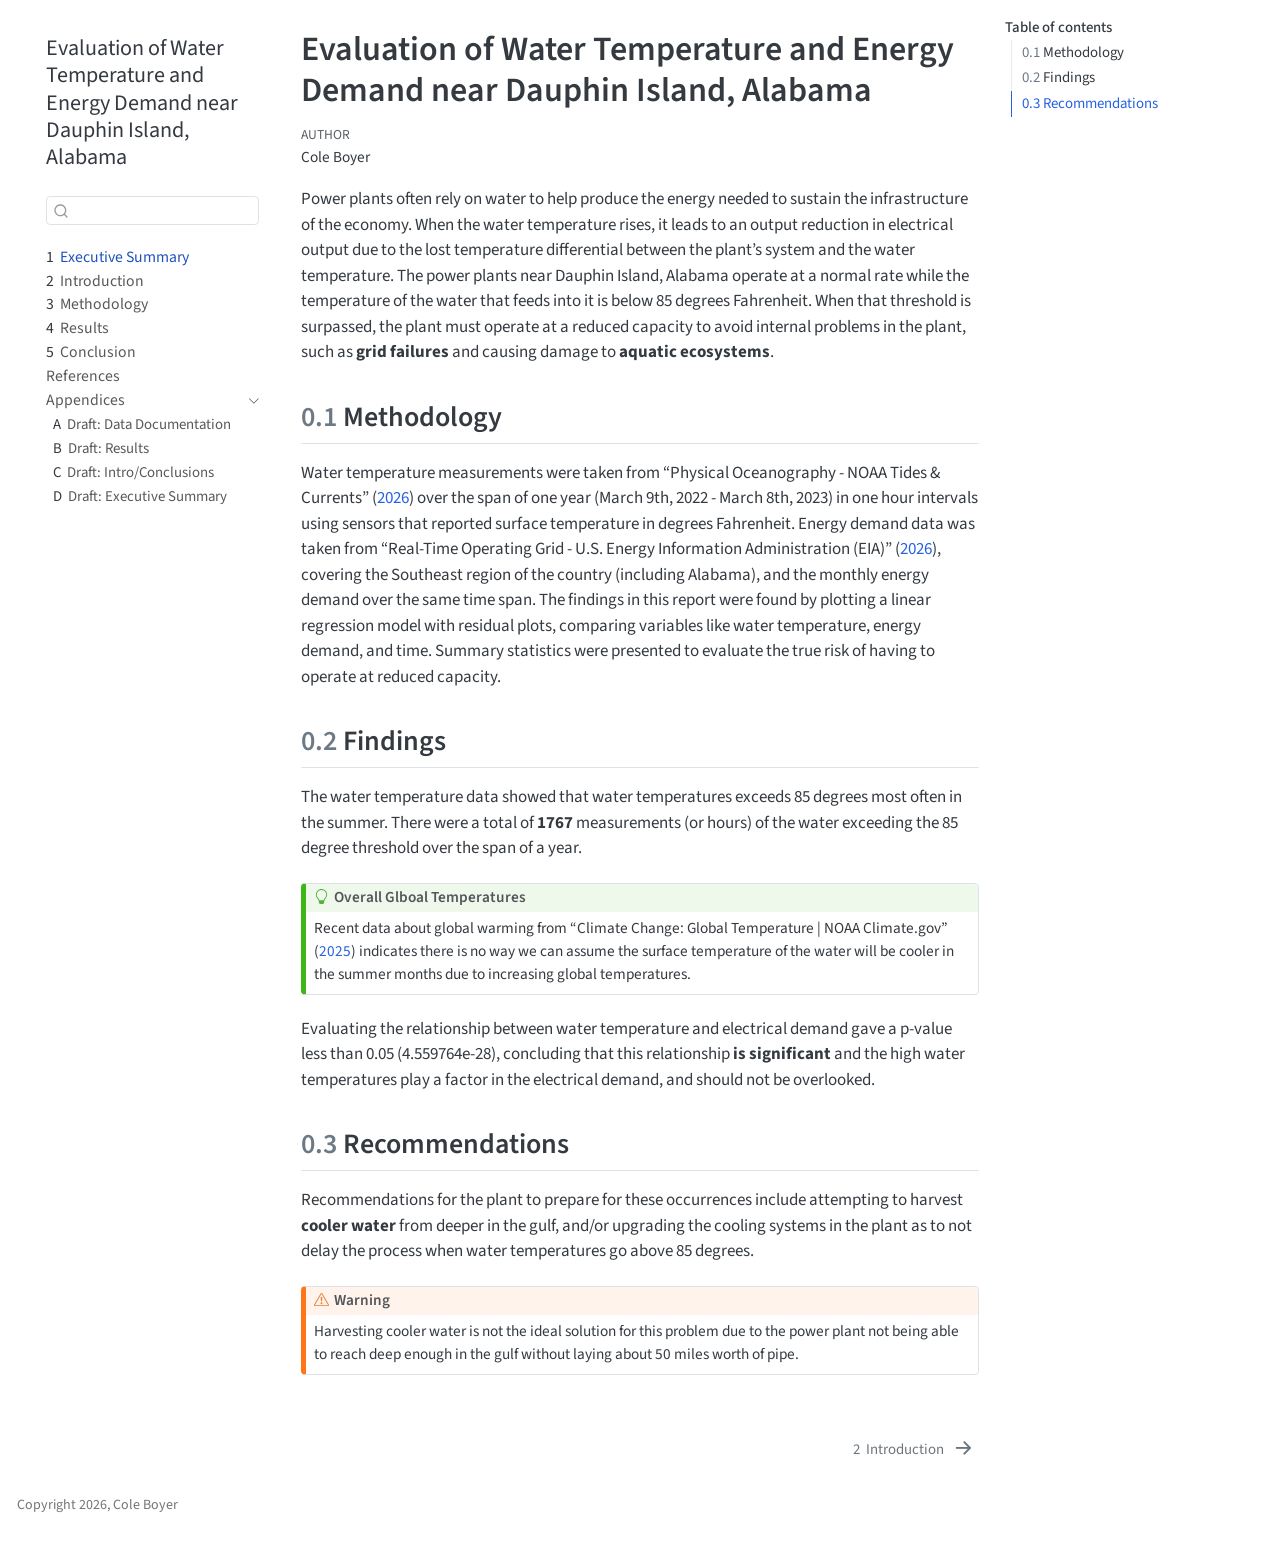
<file: docs/index.html>
<!DOCTYPE html>
<html xmlns="http://www.w3.org/1999/xhtml" lang="en" xml:lang="en"><head>

<meta charset="utf-8">
<meta name="generator" content="quarto-1.8.27">

<meta name="viewport" content="width=device-width, initial-scale=1.0, user-scalable=yes">

<meta name="author" content="Cole Boyer">

<title>Evaluation of Water Temperature and Energy Demand near Dauphin Island, Alabama</title>
<style>
code{white-space: pre-wrap;}
span.smallcaps{font-variant: small-caps;}
div.columns{display: flex; gap: min(4vw, 1.5em);}
div.column{flex: auto; overflow-x: auto;}
div.hanging-indent{margin-left: 1.5em; text-indent: -1.5em;}
ul.task-list{list-style: none;}
ul.task-list li input[type="checkbox"] {
  width: 0.8em;
  margin: 0 0.8em 0.2em -1em; /* quarto-specific, see https://github.com/quarto-dev/quarto-cli/issues/4556 */ 
  vertical-align: middle;
}
/* CSS for citations */
div.csl-bib-body { }
div.csl-entry {
  clear: both;
  margin-bottom: 0em;
}
.hanging-indent div.csl-entry {
  margin-left:2em;
  text-indent:-2em;
}
div.csl-left-margin {
  min-width:2em;
  float:left;
}
div.csl-right-inline {
  margin-left:2em;
  padding-left:1em;
}
div.csl-indent {
  margin-left: 2em;
}</style>


<script src="site_libs/quarto-nav/quarto-nav.js"></script>
<script src="site_libs/quarto-nav/headroom.min.js"></script>
<script src="site_libs/clipboard/clipboard.min.js"></script>
<script src="site_libs/quarto-search/autocomplete.umd.js"></script>
<script src="site_libs/quarto-search/fuse.min.js"></script>
<script src="site_libs/quarto-search/quarto-search.js"></script>
<meta name="quarto:offset" content="./">
<link href="./intro.html" rel="next">
<script src="site_libs/quarto-html/quarto.js" type="module"></script>
<script src="site_libs/quarto-html/tabsets/tabsets.js" type="module"></script>
<script src="site_libs/quarto-html/axe/axe-check.js" type="module"></script>
<script src="site_libs/quarto-html/popper.min.js"></script>
<script src="site_libs/quarto-html/tippy.umd.min.js"></script>
<script src="site_libs/quarto-html/anchor.min.js"></script>
<link href="site_libs/quarto-html/tippy.css" rel="stylesheet">
<link href="site_libs/quarto-html/quarto-syntax-highlighting-b754b9fd3853d7e56faef54c29c5d52b.css" rel="stylesheet" id="quarto-text-highlighting-styles">
<script src="site_libs/bootstrap/bootstrap.min.js"></script>
<link href="site_libs/bootstrap/bootstrap-icons.css" rel="stylesheet">
<link href="site_libs/bootstrap/bootstrap-b075aae51ae52aef6625ffe77079b598.min.css" rel="stylesheet" append-hash="true" id="quarto-bootstrap" data-mode="light">
<script id="quarto-search-options" type="application/json">{
  "location": "sidebar",
  "copy-button": false,
  "collapse-after": 3,
  "panel-placement": "start",
  "type": "textbox",
  "limit": 50,
  "keyboard-shortcut": [
    "f",
    "/",
    "s"
  ],
  "show-item-context": false,
  "language": {
    "search-no-results-text": "No results",
    "search-matching-documents-text": "matching documents",
    "search-copy-link-title": "Copy link to search",
    "search-hide-matches-text": "Hide additional matches",
    "search-more-match-text": "more match in this document",
    "search-more-matches-text": "more matches in this document",
    "search-clear-button-title": "Clear",
    "search-text-placeholder": "",
    "search-detached-cancel-button-title": "Cancel",
    "search-submit-button-title": "Submit",
    "search-label": "Search"
  }
}</script>


</head>

<body class="nav-sidebar floating quarto-light">

<div id="quarto-search-results"></div>
  <header id="quarto-header" class="headroom fixed-top">
  <nav class="quarto-secondary-nav">
    <div class="container-fluid d-flex">
      <button type="button" class="quarto-btn-toggle btn" data-bs-toggle="collapse" role="button" data-bs-target=".quarto-sidebar-collapse-item" aria-controls="quarto-sidebar" aria-expanded="false" aria-label="Toggle sidebar navigation" onclick="if (window.quartoToggleHeadroom) { window.quartoToggleHeadroom(); }">
        <i class="bi bi-layout-text-sidebar-reverse"></i>
      </button>
        <nav class="quarto-page-breadcrumbs" aria-label="breadcrumb"><ol class="breadcrumb"><li class="breadcrumb-item"><a href="./index.html"><span class="chapter-number">1</span>&nbsp; <span class="chapter-title">Executive Summary</span></a></li></ol></nav>
        <a class="flex-grow-1" role="navigation" data-bs-toggle="collapse" data-bs-target=".quarto-sidebar-collapse-item" aria-controls="quarto-sidebar" aria-expanded="false" aria-label="Toggle sidebar navigation" onclick="if (window.quartoToggleHeadroom) { window.quartoToggleHeadroom(); }">      
        </a>
      <button type="button" class="btn quarto-search-button" aria-label="Search" onclick="window.quartoOpenSearch();">
        <i class="bi bi-search"></i>
      </button>
    </div>
  </nav>
</header>
<!-- content -->
<div id="quarto-content" class="quarto-container page-columns page-rows-contents page-layout-article">
<!-- sidebar -->
  <nav id="quarto-sidebar" class="sidebar collapse collapse-horizontal quarto-sidebar-collapse-item sidebar-navigation floating overflow-auto">
    <div class="pt-lg-2 mt-2 text-left sidebar-header">
    <div class="sidebar-title mb-0 py-0">
      <a href="./">Evaluation of Water Temperature and Energy Demand near Dauphin Island, Alabama</a> 
    </div>
      </div>
        <div class="mt-2 flex-shrink-0 align-items-center">
        <div class="sidebar-search">
        <div id="quarto-search" class="" title="Search"></div>
        </div>
        </div>
    <div class="sidebar-menu-container"> 
    <ul class="list-unstyled mt-1">
        <li class="sidebar-item">
  <div class="sidebar-item-container"> 
  <a href="./index.html" class="sidebar-item-text sidebar-link active">
 <span class="menu-text"><span class="chapter-number">1</span>&nbsp; <span class="chapter-title">Executive Summary</span></span></a>
  </div>
</li>
        <li class="sidebar-item">
  <div class="sidebar-item-container"> 
  <a href="./intro.html" class="sidebar-item-text sidebar-link">
 <span class="menu-text"><span class="chapter-number">2</span>&nbsp; <span class="chapter-title">Introduction</span></span></a>
  </div>
</li>
        <li class="sidebar-item">
  <div class="sidebar-item-container"> 
  <a href="./data-doc.html" class="sidebar-item-text sidebar-link">
 <span class="menu-text"><span class="chapter-number">3</span>&nbsp; <span class="chapter-title">Methodology</span></span></a>
  </div>
</li>
        <li class="sidebar-item">
  <div class="sidebar-item-container"> 
  <a href="./results.html" class="sidebar-item-text sidebar-link">
 <span class="menu-text"><span class="chapter-number">4</span>&nbsp; <span class="chapter-title">Results</span></span></a>
  </div>
</li>
        <li class="sidebar-item">
  <div class="sidebar-item-container"> 
  <a href="./conclusion.html" class="sidebar-item-text sidebar-link">
 <span class="menu-text"><span class="chapter-number">5</span>&nbsp; <span class="chapter-title">Conclusion</span></span></a>
  </div>
</li>
        <li class="sidebar-item">
  <div class="sidebar-item-container"> 
  <a href="./references.html" class="sidebar-item-text sidebar-link">
 <span class="menu-text">References</span></a>
  </div>
</li>
        <li class="sidebar-item sidebar-item-section">
      <div class="sidebar-item-container"> 
            <a class="sidebar-item-text sidebar-link text-start" data-bs-toggle="collapse" data-bs-target="#quarto-sidebar-section-1" role="navigation" aria-expanded="true">
 <span class="menu-text">Appendices</span></a>
          <a class="sidebar-item-toggle text-start" data-bs-toggle="collapse" data-bs-target="#quarto-sidebar-section-1" role="navigation" aria-expanded="true" aria-label="Toggle section">
            <i class="bi bi-chevron-right ms-2"></i>
          </a> 
      </div>
      <ul id="quarto-sidebar-section-1" class="collapse list-unstyled sidebar-section depth1 show">  
          <li class="sidebar-item">
  <div class="sidebar-item-container"> 
  <a href="./draft-data-doc.html" class="sidebar-item-text sidebar-link">
 <span class="menu-text"><span class="chapter-number">A</span>&nbsp; <span class="chapter-title">Draft: Data Documentation</span></span></a>
  </div>
</li>
          <li class="sidebar-item">
  <div class="sidebar-item-container"> 
  <a href="./draft-results.html" class="sidebar-item-text sidebar-link">
 <span class="menu-text"><span class="chapter-number">B</span>&nbsp; <span class="chapter-title">Draft: Results</span></span></a>
  </div>
</li>
          <li class="sidebar-item">
  <div class="sidebar-item-container"> 
  <a href="./draft-intro-conclusions.html" class="sidebar-item-text sidebar-link">
 <span class="menu-text"><span class="chapter-number">C</span>&nbsp; <span class="chapter-title">Draft: Intro/Conclusions</span></span></a>
  </div>
</li>
          <li class="sidebar-item">
  <div class="sidebar-item-container"> 
  <a href="./draft-exec-summary.html" class="sidebar-item-text sidebar-link">
 <span class="menu-text"><span class="chapter-number">D</span>&nbsp; <span class="chapter-title">Draft: Executive Summary</span></span></a>
  </div>
</li>
      </ul>
  </li>
    </ul>
    </div>
</nav>
<div id="quarto-sidebar-glass" class="quarto-sidebar-collapse-item" data-bs-toggle="collapse" data-bs-target=".quarto-sidebar-collapse-item"></div>
<!-- margin-sidebar -->
    <div id="quarto-margin-sidebar" class="sidebar margin-sidebar">
        <nav id="TOC" role="doc-toc" class="toc-active">
    <h2 id="toc-title">Table of contents</h2>
   
  <ul>
  <li><a href="#methodology" id="toc-methodology" class="nav-link active" data-scroll-target="#methodology"><span class="header-section-number">0.1</span> Methodology</a></li>
  <li><a href="#findings" id="toc-findings" class="nav-link" data-scroll-target="#findings"><span class="header-section-number">0.2</span> Findings</a></li>
  <li><a href="#recommendations" id="toc-recommendations" class="nav-link" data-scroll-target="#recommendations"><span class="header-section-number">0.3</span> Recommendations</a></li>
  </ul>
</nav>
    </div>
<!-- main -->
<main class="content" id="quarto-document-content">

<header id="title-block-header" class="quarto-title-block default">
<div class="quarto-title">
<h1 class="title">Evaluation of Water Temperature and Energy Demand near Dauphin Island, Alabama</h1>
</div>



<div class="quarto-title-meta">

    <div>
    <div class="quarto-title-meta-heading">Author</div>
    <div class="quarto-title-meta-contents">
             <p>Cole Boyer </p>
          </div>
  </div>
    
  
    
  </div>
  


</header>


<p>Power plants often rely on water to help produce the energy needed to sustain the infrastructure of the economy. When the water temperature rises, it leads to an output reduction in electrical output due to the lost temperature differential between the plant’s system and the water temperature. The power plants near Dauphin Island, Alabama operate at a normal rate while the temperature of the water that feeds into it is below 85 degrees Fahrenheit. When that threshold is surpassed, the plant must operate at a reduced capacity to avoid internal problems in the plant, such as <strong>grid failures</strong> and causing damage to <strong>aquatic ecosystems</strong>.</p>
<section id="methodology" class="level2" data-number="0.1">
<h2 data-number="0.1" class="anchored" data-anchor-id="methodology"><span class="header-section-number">0.1</span> Methodology</h2>
<p>Water temperature measurements were taken from <span class="citation" data-cites="WaterTemperature"><span>“Physical Oceanography - NOAA Tides &amp; Currents”</span> (<a href="references.html#ref-WaterTemperature" role="doc-biblioref">2026</a>)</span> over the span of one year (March 9th, 2022 - March 8th, 2023) in one hour intervals using sensors that reported surface temperature in degrees Fahrenheit. Energy demand data was taken from <span class="citation" data-cites="energy_demand"><span>“Real-Time Operating Grid - <span>U.S.</span> Energy Information Administration (EIA)”</span> (<a href="references.html#ref-energy_demand" role="doc-biblioref">2026</a>)</span>, covering the Southeast region of the country (including Alabama), and the monthly energy demand over the same time span. The findings in this report were found by plotting a linear regression model with residual plots, comparing variables like water temperature, energy demand, and time. Summary statistics were presented to evaluate the true risk of having to operate at reduced capacity.</p>
</section>
<section id="findings" class="level2" data-number="0.2">
<h2 data-number="0.2" class="anchored" data-anchor-id="findings"><span class="header-section-number">0.2</span> Findings</h2>
<p>The water temperature data showed that water temperatures exceeds 85 degrees most often in the summer. There were a total of <strong>1767</strong> measurements (or hours) of the water exceeding the 85 degree threshold over the span of a year.</p>
<div class="callout callout-style-default callout-tip callout-titled" title="Overall Glboal Temperatures">
<div class="callout-header d-flex align-content-center">
<div class="callout-icon-container">
<i class="callout-icon"></i>
</div>
<div class="callout-title-container flex-fill">
<span class="screen-reader-only">Tip</span>Overall Glboal Temperatures
</div>
</div>
<div class="callout-body-container callout-body">
<p>Recent data about global warming from <span class="citation" data-cites="climate2025"><span>“Climate Change: Global Temperature | NOAA Climate.gov”</span> (<a href="references.html#ref-climate2025" role="doc-biblioref">2025</a>)</span> indicates there is no way we can assume the surface temperature of the water will be cooler in the summer months due to increasing global temperatures.</p>
</div>
</div>
<p>Evaluating the relationship between water temperature and electrical demand gave a p-value less than 0.05 (4.559764e-28), concluding that this relationship <strong>is significant</strong> and the high water temperatures play a factor in the electrical demand, and should not be overlooked.</p>
</section>
<section id="recommendations" class="level2" data-number="0.3">
<h2 data-number="0.3" class="anchored" data-anchor-id="recommendations"><span class="header-section-number">0.3</span> Recommendations</h2>
<p>Recommendations for the plant to prepare for these occurrences include attempting to harvest <strong>cooler water</strong> from deeper in the gulf, and/or upgrading the cooling systems in the plant as to not delay the process when water temperatures go above 85 degrees.</p>
<div class="callout callout-style-default callout-warning callout-titled">
<div class="callout-header d-flex align-content-center">
<div class="callout-icon-container">
<i class="callout-icon"></i>
</div>
<div class="callout-title-container flex-fill">
Warning
</div>
</div>
<div class="callout-body-container callout-body">
<p>Harvesting cooler water is not the ideal solution for this problem due to the power plant not being able to reach deep enough in the gulf without laying about 50 miles worth of pipe.</p>
</div>
</div>


<div id="refs" class="references csl-bib-body hanging-indent" data-entry-spacing="0" role="list" style="display: none">
<div id="ref-climate2025" class="csl-entry" role="listitem">
<span>“Climate Change: Global Temperature | NOAA Climate.gov.”</span> 2025. <a href="https://www.climate.gov/news-features/understanding-climate/climate-change-global-temperature">https://www.climate.gov/news-features/understanding-climate/climate-change-global-temperature</a>.
</div>
<div id="ref-WaterTemperature" class="csl-entry" role="listitem">
<span>“Physical Oceanography - NOAA Tides &amp; Currents.”</span> 2026. <a href="https://tidesandcurrents.noaa.gov/physocean.html?bdate=20220309&amp;edate=20230308&amp;units=standard&amp;timezone=GMT&amp;id=8736897&amp;interval=h">https://tidesandcurrents.noaa.gov/physocean.html?bdate=20220309&amp;edate=20230308&amp;units=standard&amp;timezone=GMT&amp;id=8736897&amp;interval=h</a>.
</div>
<div id="ref-energy_demand" class="csl-entry" role="listitem">
<span>“Real-Time Operating Grid - <span>U.S.</span> Energy Information Administration (EIA).”</span> 2026. <a href="https://www.eia.gov/electricity/gridmonitor/dashboard/custom/pending">https://www.eia.gov/electricity/gridmonitor/dashboard/custom/pending</a>.
</div>
</div>
</section>

</main> <!-- /main -->
<script id="quarto-html-after-body" type="application/javascript">
  window.document.addEventListener("DOMContentLoaded", function (event) {
    const icon = "";
    const anchorJS = new window.AnchorJS();
    anchorJS.options = {
      placement: 'right',
      icon: icon
    };
    anchorJS.add('.anchored');
    const isCodeAnnotation = (el) => {
      for (const clz of el.classList) {
        if (clz.startsWith('code-annotation-')) {                     
          return true;
        }
      }
      return false;
    }
    const onCopySuccess = function(e) {
      // button target
      const button = e.trigger;
      // don't keep focus
      button.blur();
      // flash "checked"
      button.classList.add('code-copy-button-checked');
      var currentTitle = button.getAttribute("title");
      button.setAttribute("title", "Copied!");
      let tooltip;
      if (window.bootstrap) {
        button.setAttribute("data-bs-toggle", "tooltip");
        button.setAttribute("data-bs-placement", "left");
        button.setAttribute("data-bs-title", "Copied!");
        tooltip = new bootstrap.Tooltip(button, 
          { trigger: "manual", 
            customClass: "code-copy-button-tooltip",
            offset: [0, -8]});
        tooltip.show();    
      }
      setTimeout(function() {
        if (tooltip) {
          tooltip.hide();
          button.removeAttribute("data-bs-title");
          button.removeAttribute("data-bs-toggle");
          button.removeAttribute("data-bs-placement");
        }
        button.setAttribute("title", currentTitle);
        button.classList.remove('code-copy-button-checked');
      }, 1000);
      // clear code selection
      e.clearSelection();
    }
    const getTextToCopy = function(trigger) {
      const outerScaffold = trigger.parentElement.cloneNode(true);
      const codeEl = outerScaffold.querySelector('code');
      for (const childEl of codeEl.children) {
        if (isCodeAnnotation(childEl)) {
          childEl.remove();
        }
      }
      return codeEl.innerText;
    }
    const clipboard = new window.ClipboardJS('.code-copy-button:not([data-in-quarto-modal])', {
      text: getTextToCopy
    });
    clipboard.on('success', onCopySuccess);
    if (window.document.getElementById('quarto-embedded-source-code-modal')) {
      const clipboardModal = new window.ClipboardJS('.code-copy-button[data-in-quarto-modal]', {
        text: getTextToCopy,
        container: window.document.getElementById('quarto-embedded-source-code-modal')
      });
      clipboardModal.on('success', onCopySuccess);
    }
      var localhostRegex = new RegExp(/^(?:http|https):\/\/localhost\:?[0-9]*\//);
      var mailtoRegex = new RegExp(/^mailto:/);
        var filterRegex = new RegExp('/' + window.location.host + '/');
      var isInternal = (href) => {
          return filterRegex.test(href) || localhostRegex.test(href) || mailtoRegex.test(href);
      }
      // Inspect non-navigation links and adorn them if external
     var links = window.document.querySelectorAll('a[href]:not(.nav-link):not(.navbar-brand):not(.toc-action):not(.sidebar-link):not(.sidebar-item-toggle):not(.pagination-link):not(.no-external):not([aria-hidden]):not(.dropdown-item):not(.quarto-navigation-tool):not(.about-link)');
      for (var i=0; i<links.length; i++) {
        const link = links[i];
        if (!isInternal(link.href)) {
          // undo the damage that might have been done by quarto-nav.js in the case of
          // links that we want to consider external
          if (link.dataset.originalHref !== undefined) {
            link.href = link.dataset.originalHref;
          }
        }
      }
    function tippyHover(el, contentFn, onTriggerFn, onUntriggerFn) {
      const config = {
        allowHTML: true,
        maxWidth: 500,
        delay: 100,
        arrow: false,
        appendTo: function(el) {
            return el.parentElement;
        },
        interactive: true,
        interactiveBorder: 10,
        theme: 'quarto',
        placement: 'bottom-start',
      };
      if (contentFn) {
        config.content = contentFn;
      }
      if (onTriggerFn) {
        config.onTrigger = onTriggerFn;
      }
      if (onUntriggerFn) {
        config.onUntrigger = onUntriggerFn;
      }
      window.tippy(el, config); 
    }
    const noterefs = window.document.querySelectorAll('a[role="doc-noteref"]');
    for (var i=0; i<noterefs.length; i++) {
      const ref = noterefs[i];
      tippyHover(ref, function() {
        // use id or data attribute instead here
        let href = ref.getAttribute('data-footnote-href') || ref.getAttribute('href');
        try { href = new URL(href).hash; } catch {}
        const id = href.replace(/^#\/?/, "");
        const note = window.document.getElementById(id);
        if (note) {
          return note.innerHTML;
        } else {
          return "";
        }
      });
    }
    const xrefs = window.document.querySelectorAll('a.quarto-xref');
    const processXRef = (id, note) => {
      // Strip column container classes
      const stripColumnClz = (el) => {
        el.classList.remove("page-full", "page-columns");
        if (el.children) {
          for (const child of el.children) {
            stripColumnClz(child);
          }
        }
      }
      stripColumnClz(note)
      if (id === null || id.startsWith('sec-')) {
        // Special case sections, only their first couple elements
        const container = document.createElement("div");
        if (note.children && note.children.length > 2) {
          container.appendChild(note.children[0].cloneNode(true));
          for (let i = 1; i < note.children.length; i++) {
            const child = note.children[i];
            if (child.tagName === "P" && child.innerText === "") {
              continue;
            } else {
              container.appendChild(child.cloneNode(true));
              break;
            }
          }
          if (window.Quarto?.typesetMath) {
            window.Quarto.typesetMath(container);
          }
          return container.innerHTML
        } else {
          if (window.Quarto?.typesetMath) {
            window.Quarto.typesetMath(note);
          }
          return note.innerHTML;
        }
      } else {
        // Remove any anchor links if they are present
        const anchorLink = note.querySelector('a.anchorjs-link');
        if (anchorLink) {
          anchorLink.remove();
        }
        if (window.Quarto?.typesetMath) {
          window.Quarto.typesetMath(note);
        }
        if (note.classList.contains("callout")) {
          return note.outerHTML;
        } else {
          return note.innerHTML;
        }
      }
    }
    for (var i=0; i<xrefs.length; i++) {
      const xref = xrefs[i];
      tippyHover(xref, undefined, function(instance) {
        instance.disable();
        let url = xref.getAttribute('href');
        let hash = undefined; 
        if (url.startsWith('#')) {
          hash = url;
        } else {
          try { hash = new URL(url).hash; } catch {}
        }
        if (hash) {
          const id = hash.replace(/^#\/?/, "");
          const note = window.document.getElementById(id);
          if (note !== null) {
            try {
              const html = processXRef(id, note.cloneNode(true));
              instance.setContent(html);
            } finally {
              instance.enable();
              instance.show();
            }
          } else {
            // See if we can fetch this
            fetch(url.split('#')[0])
            .then(res => res.text())
            .then(html => {
              const parser = new DOMParser();
              const htmlDoc = parser.parseFromString(html, "text/html");
              const note = htmlDoc.getElementById(id);
              if (note !== null) {
                const html = processXRef(id, note);
                instance.setContent(html);
              } 
            }).finally(() => {
              instance.enable();
              instance.show();
            });
          }
        } else {
          // See if we can fetch a full url (with no hash to target)
          // This is a special case and we should probably do some content thinning / targeting
          fetch(url)
          .then(res => res.text())
          .then(html => {
            const parser = new DOMParser();
            const htmlDoc = parser.parseFromString(html, "text/html");
            const note = htmlDoc.querySelector('main.content');
            if (note !== null) {
              // This should only happen for chapter cross references
              // (since there is no id in the URL)
              // remove the first header
              if (note.children.length > 0 && note.children[0].tagName === "HEADER") {
                note.children[0].remove();
              }
              const html = processXRef(null, note);
              instance.setContent(html);
            } 
          }).finally(() => {
            instance.enable();
            instance.show();
          });
        }
      }, function(instance) {
      });
    }
        let selectedAnnoteEl;
        const selectorForAnnotation = ( cell, annotation) => {
          let cellAttr = 'data-code-cell="' + cell + '"';
          let lineAttr = 'data-code-annotation="' +  annotation + '"';
          const selector = 'span[' + cellAttr + '][' + lineAttr + ']';
          return selector;
        }
        const selectCodeLines = (annoteEl) => {
          const doc = window.document;
          const targetCell = annoteEl.getAttribute("data-target-cell");
          const targetAnnotation = annoteEl.getAttribute("data-target-annotation");
          const annoteSpan = window.document.querySelector(selectorForAnnotation(targetCell, targetAnnotation));
          const lines = annoteSpan.getAttribute("data-code-lines").split(",");
          const lineIds = lines.map((line) => {
            return targetCell + "-" + line;
          })
          let top = null;
          let height = null;
          let parent = null;
          if (lineIds.length > 0) {
              //compute the position of the single el (top and bottom and make a div)
              const el = window.document.getElementById(lineIds[0]);
              top = el.offsetTop;
              height = el.offsetHeight;
              parent = el.parentElement.parentElement;
            if (lineIds.length > 1) {
              const lastEl = window.document.getElementById(lineIds[lineIds.length - 1]);
              const bottom = lastEl.offsetTop + lastEl.offsetHeight;
              height = bottom - top;
            }
            if (top !== null && height !== null && parent !== null) {
              // cook up a div (if necessary) and position it 
              let div = window.document.getElementById("code-annotation-line-highlight");
              if (div === null) {
                div = window.document.createElement("div");
                div.setAttribute("id", "code-annotation-line-highlight");
                div.style.position = 'absolute';
                parent.appendChild(div);
              }
              div.style.top = top - 2 + "px";
              div.style.height = height + 4 + "px";
              div.style.left = 0;
              let gutterDiv = window.document.getElementById("code-annotation-line-highlight-gutter");
              if (gutterDiv === null) {
                gutterDiv = window.document.createElement("div");
                gutterDiv.setAttribute("id", "code-annotation-line-highlight-gutter");
                gutterDiv.style.position = 'absolute';
                const codeCell = window.document.getElementById(targetCell);
                const gutter = codeCell.querySelector('.code-annotation-gutter');
                gutter.appendChild(gutterDiv);
              }
              gutterDiv.style.top = top - 2 + "px";
              gutterDiv.style.height = height + 4 + "px";
            }
            selectedAnnoteEl = annoteEl;
          }
        };
        const unselectCodeLines = () => {
          const elementsIds = ["code-annotation-line-highlight", "code-annotation-line-highlight-gutter"];
          elementsIds.forEach((elId) => {
            const div = window.document.getElementById(elId);
            if (div) {
              div.remove();
            }
          });
          selectedAnnoteEl = undefined;
        };
          // Handle positioning of the toggle
      window.addEventListener(
        "resize",
        throttle(() => {
          elRect = undefined;
          if (selectedAnnoteEl) {
            selectCodeLines(selectedAnnoteEl);
          }
        }, 10)
      );
      function throttle(fn, ms) {
      let throttle = false;
      let timer;
        return (...args) => {
          if(!throttle) { // first call gets through
              fn.apply(this, args);
              throttle = true;
          } else { // all the others get throttled
              if(timer) clearTimeout(timer); // cancel #2
              timer = setTimeout(() => {
                fn.apply(this, args);
                timer = throttle = false;
              }, ms);
          }
        };
      }
        // Attach click handler to the DT
        const annoteDls = window.document.querySelectorAll('dt[data-target-cell]');
        for (const annoteDlNode of annoteDls) {
          annoteDlNode.addEventListener('click', (event) => {
            const clickedEl = event.target;
            if (clickedEl !== selectedAnnoteEl) {
              unselectCodeLines();
              const activeEl = window.document.querySelector('dt[data-target-cell].code-annotation-active');
              if (activeEl) {
                activeEl.classList.remove('code-annotation-active');
              }
              selectCodeLines(clickedEl);
              clickedEl.classList.add('code-annotation-active');
            } else {
              // Unselect the line
              unselectCodeLines();
              clickedEl.classList.remove('code-annotation-active');
            }
          });
        }
    const findCites = (el) => {
      const parentEl = el.parentElement;
      if (parentEl) {
        const cites = parentEl.dataset.cites;
        if (cites) {
          return {
            el,
            cites: cites.split(' ')
          };
        } else {
          return findCites(el.parentElement)
        }
      } else {
        return undefined;
      }
    };
    var bibliorefs = window.document.querySelectorAll('a[role="doc-biblioref"]');
    for (var i=0; i<bibliorefs.length; i++) {
      const ref = bibliorefs[i];
      const citeInfo = findCites(ref);
      if (citeInfo) {
        tippyHover(citeInfo.el, function() {
          var popup = window.document.createElement('div');
          citeInfo.cites.forEach(function(cite) {
            var citeDiv = window.document.createElement('div');
            citeDiv.classList.add('hanging-indent');
            citeDiv.classList.add('csl-entry');
            var biblioDiv = window.document.getElementById('ref-' + cite);
            if (biblioDiv) {
              citeDiv.innerHTML = biblioDiv.innerHTML;
            }
            popup.appendChild(citeDiv);
          });
          return popup.innerHTML;
        });
      }
    }
  });
  </script>
<nav class="page-navigation">
  <div class="nav-page nav-page-previous">
  </div>
  <div class="nav-page nav-page-next">
      <a href="./intro.html" class="pagination-link" aria-label="Introduction">
        <span class="nav-page-text"><span class="chapter-number">2</span>&nbsp; <span class="chapter-title">Introduction</span></span> <i class="bi bi-arrow-right-short"></i>
      </a>
  </div>
</nav>
</div> <!-- /content -->
<footer class="footer">
  <div class="nav-footer">
    <div class="nav-footer-left">
<p>Copyright 2026, Cole Boyer</p>
</div>   
    <div class="nav-footer-center">
      &nbsp;
    </div>
    <div class="nav-footer-right">
      &nbsp;
    </div>
  </div>
</footer>




</body></html>
</file>
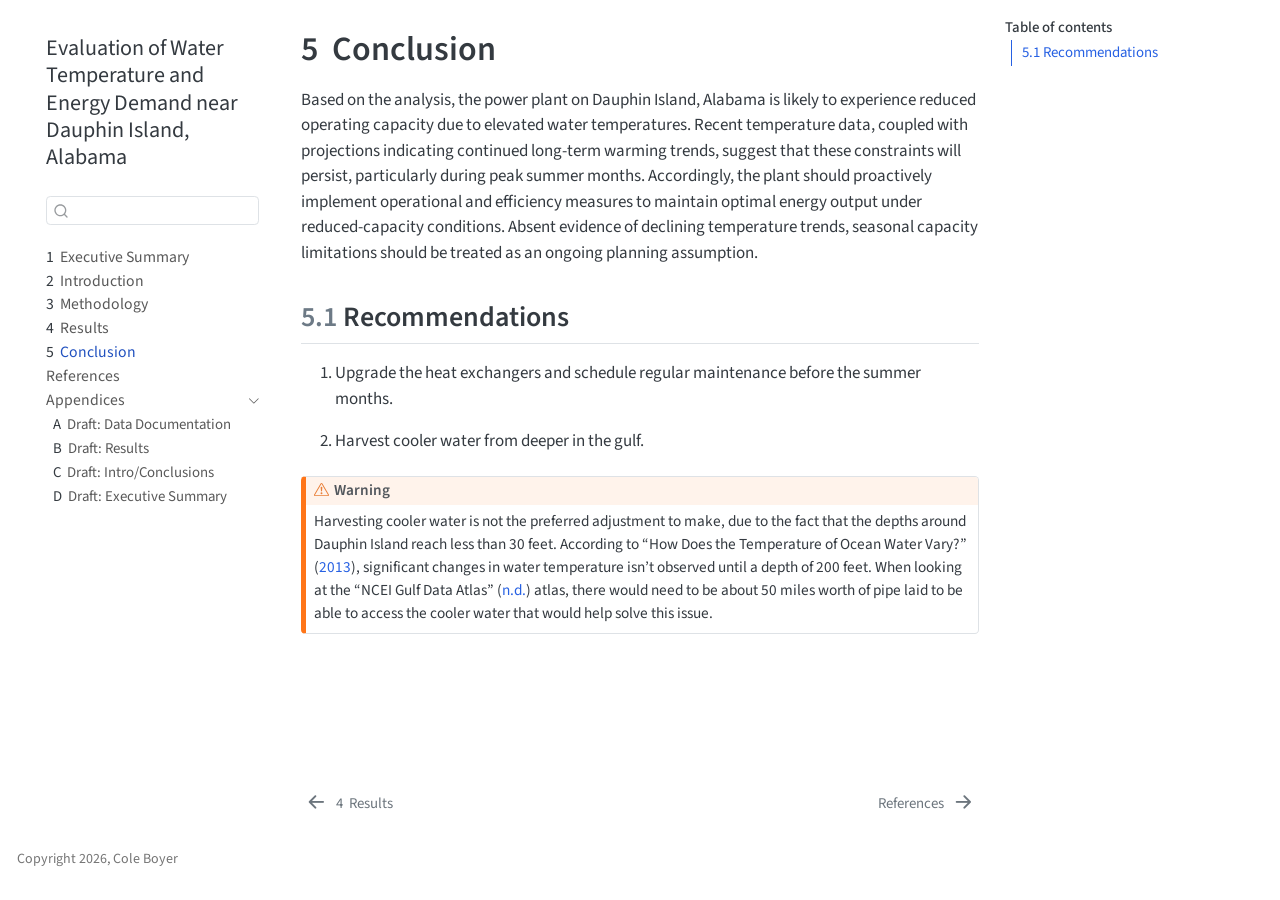
<file: docs/conclusion.html>
<!DOCTYPE html>
<html xmlns="http://www.w3.org/1999/xhtml" lang="en" xml:lang="en"><head>

<meta charset="utf-8">
<meta name="generator" content="quarto-1.8.27">

<meta name="viewport" content="width=device-width, initial-scale=1.0, user-scalable=yes">


<title>5&nbsp; Conclusion – Evaluation of Water Temperature and Energy Demand near Dauphin Island, Alabama </title>
<style>
code{white-space: pre-wrap;}
span.smallcaps{font-variant: small-caps;}
div.columns{display: flex; gap: min(4vw, 1.5em);}
div.column{flex: auto; overflow-x: auto;}
div.hanging-indent{margin-left: 1.5em; text-indent: -1.5em;}
ul.task-list{list-style: none;}
ul.task-list li input[type="checkbox"] {
  width: 0.8em;
  margin: 0 0.8em 0.2em -1em; /* quarto-specific, see https://github.com/quarto-dev/quarto-cli/issues/4556 */ 
  vertical-align: middle;
}
/* CSS for citations */
div.csl-bib-body { }
div.csl-entry {
  clear: both;
  margin-bottom: 0em;
}
.hanging-indent div.csl-entry {
  margin-left:2em;
  text-indent:-2em;
}
div.csl-left-margin {
  min-width:2em;
  float:left;
}
div.csl-right-inline {
  margin-left:2em;
  padding-left:1em;
}
div.csl-indent {
  margin-left: 2em;
}</style>


<script src="site_libs/quarto-nav/quarto-nav.js"></script>
<script src="site_libs/quarto-nav/headroom.min.js"></script>
<script src="site_libs/clipboard/clipboard.min.js"></script>
<script src="site_libs/quarto-search/autocomplete.umd.js"></script>
<script src="site_libs/quarto-search/fuse.min.js"></script>
<script src="site_libs/quarto-search/quarto-search.js"></script>
<meta name="quarto:offset" content="./">
<link href="./references.html" rel="next">
<link href="./results.html" rel="prev">
<script src="site_libs/quarto-html/quarto.js" type="module"></script>
<script src="site_libs/quarto-html/tabsets/tabsets.js" type="module"></script>
<script src="site_libs/quarto-html/axe/axe-check.js" type="module"></script>
<script src="site_libs/quarto-html/popper.min.js"></script>
<script src="site_libs/quarto-html/tippy.umd.min.js"></script>
<script src="site_libs/quarto-html/anchor.min.js"></script>
<link href="site_libs/quarto-html/tippy.css" rel="stylesheet">
<link href="site_libs/quarto-html/quarto-syntax-highlighting-b754b9fd3853d7e56faef54c29c5d52b.css" rel="stylesheet" id="quarto-text-highlighting-styles">
<script src="site_libs/bootstrap/bootstrap.min.js"></script>
<link href="site_libs/bootstrap/bootstrap-icons.css" rel="stylesheet">
<link href="site_libs/bootstrap/bootstrap-b075aae51ae52aef6625ffe77079b598.min.css" rel="stylesheet" append-hash="true" id="quarto-bootstrap" data-mode="light">
<script id="quarto-search-options" type="application/json">{
  "location": "sidebar",
  "copy-button": false,
  "collapse-after": 3,
  "panel-placement": "start",
  "type": "textbox",
  "limit": 50,
  "keyboard-shortcut": [
    "f",
    "/",
    "s"
  ],
  "show-item-context": false,
  "language": {
    "search-no-results-text": "No results",
    "search-matching-documents-text": "matching documents",
    "search-copy-link-title": "Copy link to search",
    "search-hide-matches-text": "Hide additional matches",
    "search-more-match-text": "more match in this document",
    "search-more-matches-text": "more matches in this document",
    "search-clear-button-title": "Clear",
    "search-text-placeholder": "",
    "search-detached-cancel-button-title": "Cancel",
    "search-submit-button-title": "Submit",
    "search-label": "Search"
  }
}</script>


</head>

<body class="nav-sidebar floating quarto-light">

<div id="quarto-search-results"></div>
  <header id="quarto-header" class="headroom fixed-top">
  <nav class="quarto-secondary-nav">
    <div class="container-fluid d-flex">
      <button type="button" class="quarto-btn-toggle btn" data-bs-toggle="collapse" role="button" data-bs-target=".quarto-sidebar-collapse-item" aria-controls="quarto-sidebar" aria-expanded="false" aria-label="Toggle sidebar navigation" onclick="if (window.quartoToggleHeadroom) { window.quartoToggleHeadroom(); }">
        <i class="bi bi-layout-text-sidebar-reverse"></i>
      </button>
        <nav class="quarto-page-breadcrumbs" aria-label="breadcrumb"><ol class="breadcrumb"><li class="breadcrumb-item"><a href="./conclusion.html"><span class="chapter-number">5</span>&nbsp; <span class="chapter-title">Conclusion</span></a></li></ol></nav>
        <a class="flex-grow-1" role="navigation" data-bs-toggle="collapse" data-bs-target=".quarto-sidebar-collapse-item" aria-controls="quarto-sidebar" aria-expanded="false" aria-label="Toggle sidebar navigation" onclick="if (window.quartoToggleHeadroom) { window.quartoToggleHeadroom(); }">      
        </a>
      <button type="button" class="btn quarto-search-button" aria-label="Search" onclick="window.quartoOpenSearch();">
        <i class="bi bi-search"></i>
      </button>
    </div>
  </nav>
</header>
<!-- content -->
<div id="quarto-content" class="quarto-container page-columns page-rows-contents page-layout-article">
<!-- sidebar -->
  <nav id="quarto-sidebar" class="sidebar collapse collapse-horizontal quarto-sidebar-collapse-item sidebar-navigation floating overflow-auto">
    <div class="pt-lg-2 mt-2 text-left sidebar-header">
    <div class="sidebar-title mb-0 py-0">
      <a href="./">Evaluation of Water Temperature and Energy Demand near Dauphin Island, Alabama</a> 
    </div>
      </div>
        <div class="mt-2 flex-shrink-0 align-items-center">
        <div class="sidebar-search">
        <div id="quarto-search" class="" title="Search"></div>
        </div>
        </div>
    <div class="sidebar-menu-container"> 
    <ul class="list-unstyled mt-1">
        <li class="sidebar-item">
  <div class="sidebar-item-container"> 
  <a href="./index.html" class="sidebar-item-text sidebar-link">
 <span class="menu-text"><span class="chapter-number">1</span>&nbsp; <span class="chapter-title">Executive Summary</span></span></a>
  </div>
</li>
        <li class="sidebar-item">
  <div class="sidebar-item-container"> 
  <a href="./intro.html" class="sidebar-item-text sidebar-link">
 <span class="menu-text"><span class="chapter-number">2</span>&nbsp; <span class="chapter-title">Introduction</span></span></a>
  </div>
</li>
        <li class="sidebar-item">
  <div class="sidebar-item-container"> 
  <a href="./data-doc.html" class="sidebar-item-text sidebar-link">
 <span class="menu-text"><span class="chapter-number">3</span>&nbsp; <span class="chapter-title">Methodology</span></span></a>
  </div>
</li>
        <li class="sidebar-item">
  <div class="sidebar-item-container"> 
  <a href="./results.html" class="sidebar-item-text sidebar-link">
 <span class="menu-text"><span class="chapter-number">4</span>&nbsp; <span class="chapter-title">Results</span></span></a>
  </div>
</li>
        <li class="sidebar-item">
  <div class="sidebar-item-container"> 
  <a href="./conclusion.html" class="sidebar-item-text sidebar-link active">
 <span class="menu-text"><span class="chapter-number">5</span>&nbsp; <span class="chapter-title">Conclusion</span></span></a>
  </div>
</li>
        <li class="sidebar-item">
  <div class="sidebar-item-container"> 
  <a href="./references.html" class="sidebar-item-text sidebar-link">
 <span class="menu-text">References</span></a>
  </div>
</li>
        <li class="sidebar-item sidebar-item-section">
      <div class="sidebar-item-container"> 
            <a class="sidebar-item-text sidebar-link text-start" data-bs-toggle="collapse" data-bs-target="#quarto-sidebar-section-1" role="navigation" aria-expanded="true">
 <span class="menu-text">Appendices</span></a>
          <a class="sidebar-item-toggle text-start" data-bs-toggle="collapse" data-bs-target="#quarto-sidebar-section-1" role="navigation" aria-expanded="true" aria-label="Toggle section">
            <i class="bi bi-chevron-right ms-2"></i>
          </a> 
      </div>
      <ul id="quarto-sidebar-section-1" class="collapse list-unstyled sidebar-section depth1 show">  
          <li class="sidebar-item">
  <div class="sidebar-item-container"> 
  <a href="./draft-data-doc.html" class="sidebar-item-text sidebar-link">
 <span class="menu-text"><span class="chapter-number">A</span>&nbsp; <span class="chapter-title">Draft: Data Documentation</span></span></a>
  </div>
</li>
          <li class="sidebar-item">
  <div class="sidebar-item-container"> 
  <a href="./draft-results.html" class="sidebar-item-text sidebar-link">
 <span class="menu-text"><span class="chapter-number">B</span>&nbsp; <span class="chapter-title">Draft: Results</span></span></a>
  </div>
</li>
          <li class="sidebar-item">
  <div class="sidebar-item-container"> 
  <a href="./draft-intro-conclusions.html" class="sidebar-item-text sidebar-link">
 <span class="menu-text"><span class="chapter-number">C</span>&nbsp; <span class="chapter-title">Draft: Intro/Conclusions</span></span></a>
  </div>
</li>
          <li class="sidebar-item">
  <div class="sidebar-item-container"> 
  <a href="./draft-exec-summary.html" class="sidebar-item-text sidebar-link">
 <span class="menu-text"><span class="chapter-number">D</span>&nbsp; <span class="chapter-title">Draft: Executive Summary</span></span></a>
  </div>
</li>
      </ul>
  </li>
    </ul>
    </div>
</nav>
<div id="quarto-sidebar-glass" class="quarto-sidebar-collapse-item" data-bs-toggle="collapse" data-bs-target=".quarto-sidebar-collapse-item"></div>
<!-- margin-sidebar -->
    <div id="quarto-margin-sidebar" class="sidebar margin-sidebar">
        <nav id="TOC" role="doc-toc" class="toc-active">
    <h2 id="toc-title">Table of contents</h2>
   
  <ul>
  <li><a href="#recommendations" id="toc-recommendations" class="nav-link active" data-scroll-target="#recommendations"><span class="header-section-number">5.1</span> Recommendations</a></li>
  </ul>
</nav>
    </div>
<!-- main -->
<main class="content" id="quarto-document-content">

<header id="title-block-header" class="quarto-title-block default">
<div class="quarto-title">
<h1 class="title"><span class="chapter-number">5</span>&nbsp; <span class="chapter-title">Conclusion</span></h1>
</div>



<div class="quarto-title-meta">

    
  
    
  </div>
  


</header>


<p>Based on the analysis, the power plant on Dauphin Island, Alabama is likely to experience reduced operating capacity due to elevated water temperatures. Recent temperature data, coupled with projections indicating continued long-term warming trends, suggest that these constraints will persist, particularly during peak summer months. Accordingly, the plant should proactively implement operational and efficiency measures to maintain optimal energy output under reduced-capacity conditions. Absent evidence of declining temperature trends, seasonal capacity limitations should be treated as an ongoing planning assumption.</p>
<section id="recommendations" class="level2" data-number="5.1">
<h2 data-number="5.1" class="anchored" data-anchor-id="recommendations"><span class="header-section-number">5.1</span> Recommendations</h2>
<ol type="1">
<li><p>Upgrade the heat exchangers and schedule regular maintenance before the summer months.</p></li>
<li><p>Harvest cooler water from deeper in the gulf.</p></li>
</ol>
<div class="callout callout-style-default callout-warning callout-titled">
<div class="callout-header d-flex align-content-center">
<div class="callout-icon-container">
<i class="callout-icon"></i>
</div>
<div class="callout-title-container flex-fill">
Warning
</div>
</div>
<div class="callout-body-container callout-body">
<p>Harvesting cooler water is not the preferred adjustment to make, due to the fact that the depths around Dauphin Island reach less than 30 feet. According to <span class="citation" data-cites="NOAAWaterTemp"><span>“How Does the Temperature of Ocean Water Vary?”</span> (<a href="references.html#ref-NOAAWaterTemp" role="doc-biblioref">2013</a>)</span>, significant changes in water temperature isn’t observed until a depth of 200 feet. When looking at the <span class="citation" data-cites="NCEI"><span>“NCEI Gulf Data Atlas”</span> (<a href="references.html#ref-NCEI" role="doc-biblioref">n.d.</a>)</span> atlas, there would need to be about 50 miles worth of pipe laid to be able to access the cooler water that would help solve this issue.</p>
</div>
</div>


<div id="refs" class="references csl-bib-body hanging-indent" data-entry-spacing="0" role="list" style="display: none">
<div id="ref-NOAAWaterTemp" class="csl-entry" role="listitem">
<span>“How Does the Temperature of Ocean Water Vary?”</span> 2013. <a href="https://oceanexplorer.noaa.gov/ocean-fact/temp-vary/">https://oceanexplorer.noaa.gov/ocean-fact/temp-vary/</a>.
</div>
<div id="ref-NCEI" class="csl-entry" role="listitem">
<span>“NCEI Gulf Data Atlas.”</span> n.d. <a href="https://www.ncei.noaa.gov/maps/gulf-data-atlas/atlas.htm?plate=Bathymetry%20-%20Gulf">https://www.ncei.noaa.gov/maps/gulf-data-atlas/atlas.htm?plate=Bathymetry%20-%20Gulf</a>.
</div>
</div>
</section>

</main> <!-- /main -->
<script id="quarto-html-after-body" type="application/javascript">
  window.document.addEventListener("DOMContentLoaded", function (event) {
    const icon = "";
    const anchorJS = new window.AnchorJS();
    anchorJS.options = {
      placement: 'right',
      icon: icon
    };
    anchorJS.add('.anchored');
    const isCodeAnnotation = (el) => {
      for (const clz of el.classList) {
        if (clz.startsWith('code-annotation-')) {                     
          return true;
        }
      }
      return false;
    }
    const onCopySuccess = function(e) {
      // button target
      const button = e.trigger;
      // don't keep focus
      button.blur();
      // flash "checked"
      button.classList.add('code-copy-button-checked');
      var currentTitle = button.getAttribute("title");
      button.setAttribute("title", "Copied!");
      let tooltip;
      if (window.bootstrap) {
        button.setAttribute("data-bs-toggle", "tooltip");
        button.setAttribute("data-bs-placement", "left");
        button.setAttribute("data-bs-title", "Copied!");
        tooltip = new bootstrap.Tooltip(button, 
          { trigger: "manual", 
            customClass: "code-copy-button-tooltip",
            offset: [0, -8]});
        tooltip.show();    
      }
      setTimeout(function() {
        if (tooltip) {
          tooltip.hide();
          button.removeAttribute("data-bs-title");
          button.removeAttribute("data-bs-toggle");
          button.removeAttribute("data-bs-placement");
        }
        button.setAttribute("title", currentTitle);
        button.classList.remove('code-copy-button-checked');
      }, 1000);
      // clear code selection
      e.clearSelection();
    }
    const getTextToCopy = function(trigger) {
      const outerScaffold = trigger.parentElement.cloneNode(true);
      const codeEl = outerScaffold.querySelector('code');
      for (const childEl of codeEl.children) {
        if (isCodeAnnotation(childEl)) {
          childEl.remove();
        }
      }
      return codeEl.innerText;
    }
    const clipboard = new window.ClipboardJS('.code-copy-button:not([data-in-quarto-modal])', {
      text: getTextToCopy
    });
    clipboard.on('success', onCopySuccess);
    if (window.document.getElementById('quarto-embedded-source-code-modal')) {
      const clipboardModal = new window.ClipboardJS('.code-copy-button[data-in-quarto-modal]', {
        text: getTextToCopy,
        container: window.document.getElementById('quarto-embedded-source-code-modal')
      });
      clipboardModal.on('success', onCopySuccess);
    }
      var localhostRegex = new RegExp(/^(?:http|https):\/\/localhost\:?[0-9]*\//);
      var mailtoRegex = new RegExp(/^mailto:/);
        var filterRegex = new RegExp('/' + window.location.host + '/');
      var isInternal = (href) => {
          return filterRegex.test(href) || localhostRegex.test(href) || mailtoRegex.test(href);
      }
      // Inspect non-navigation links and adorn them if external
     var links = window.document.querySelectorAll('a[href]:not(.nav-link):not(.navbar-brand):not(.toc-action):not(.sidebar-link):not(.sidebar-item-toggle):not(.pagination-link):not(.no-external):not([aria-hidden]):not(.dropdown-item):not(.quarto-navigation-tool):not(.about-link)');
      for (var i=0; i<links.length; i++) {
        const link = links[i];
        if (!isInternal(link.href)) {
          // undo the damage that might have been done by quarto-nav.js in the case of
          // links that we want to consider external
          if (link.dataset.originalHref !== undefined) {
            link.href = link.dataset.originalHref;
          }
        }
      }
    function tippyHover(el, contentFn, onTriggerFn, onUntriggerFn) {
      const config = {
        allowHTML: true,
        maxWidth: 500,
        delay: 100,
        arrow: false,
        appendTo: function(el) {
            return el.parentElement;
        },
        interactive: true,
        interactiveBorder: 10,
        theme: 'quarto',
        placement: 'bottom-start',
      };
      if (contentFn) {
        config.content = contentFn;
      }
      if (onTriggerFn) {
        config.onTrigger = onTriggerFn;
      }
      if (onUntriggerFn) {
        config.onUntrigger = onUntriggerFn;
      }
      window.tippy(el, config); 
    }
    const noterefs = window.document.querySelectorAll('a[role="doc-noteref"]');
    for (var i=0; i<noterefs.length; i++) {
      const ref = noterefs[i];
      tippyHover(ref, function() {
        // use id or data attribute instead here
        let href = ref.getAttribute('data-footnote-href') || ref.getAttribute('href');
        try { href = new URL(href).hash; } catch {}
        const id = href.replace(/^#\/?/, "");
        const note = window.document.getElementById(id);
        if (note) {
          return note.innerHTML;
        } else {
          return "";
        }
      });
    }
    const xrefs = window.document.querySelectorAll('a.quarto-xref');
    const processXRef = (id, note) => {
      // Strip column container classes
      const stripColumnClz = (el) => {
        el.classList.remove("page-full", "page-columns");
        if (el.children) {
          for (const child of el.children) {
            stripColumnClz(child);
          }
        }
      }
      stripColumnClz(note)
      if (id === null || id.startsWith('sec-')) {
        // Special case sections, only their first couple elements
        const container = document.createElement("div");
        if (note.children && note.children.length > 2) {
          container.appendChild(note.children[0].cloneNode(true));
          for (let i = 1; i < note.children.length; i++) {
            const child = note.children[i];
            if (child.tagName === "P" && child.innerText === "") {
              continue;
            } else {
              container.appendChild(child.cloneNode(true));
              break;
            }
          }
          if (window.Quarto?.typesetMath) {
            window.Quarto.typesetMath(container);
          }
          return container.innerHTML
        } else {
          if (window.Quarto?.typesetMath) {
            window.Quarto.typesetMath(note);
          }
          return note.innerHTML;
        }
      } else {
        // Remove any anchor links if they are present
        const anchorLink = note.querySelector('a.anchorjs-link');
        if (anchorLink) {
          anchorLink.remove();
        }
        if (window.Quarto?.typesetMath) {
          window.Quarto.typesetMath(note);
        }
        if (note.classList.contains("callout")) {
          return note.outerHTML;
        } else {
          return note.innerHTML;
        }
      }
    }
    for (var i=0; i<xrefs.length; i++) {
      const xref = xrefs[i];
      tippyHover(xref, undefined, function(instance) {
        instance.disable();
        let url = xref.getAttribute('href');
        let hash = undefined; 
        if (url.startsWith('#')) {
          hash = url;
        } else {
          try { hash = new URL(url).hash; } catch {}
        }
        if (hash) {
          const id = hash.replace(/^#\/?/, "");
          const note = window.document.getElementById(id);
          if (note !== null) {
            try {
              const html = processXRef(id, note.cloneNode(true));
              instance.setContent(html);
            } finally {
              instance.enable();
              instance.show();
            }
          } else {
            // See if we can fetch this
            fetch(url.split('#')[0])
            .then(res => res.text())
            .then(html => {
              const parser = new DOMParser();
              const htmlDoc = parser.parseFromString(html, "text/html");
              const note = htmlDoc.getElementById(id);
              if (note !== null) {
                const html = processXRef(id, note);
                instance.setContent(html);
              } 
            }).finally(() => {
              instance.enable();
              instance.show();
            });
          }
        } else {
          // See if we can fetch a full url (with no hash to target)
          // This is a special case and we should probably do some content thinning / targeting
          fetch(url)
          .then(res => res.text())
          .then(html => {
            const parser = new DOMParser();
            const htmlDoc = parser.parseFromString(html, "text/html");
            const note = htmlDoc.querySelector('main.content');
            if (note !== null) {
              // This should only happen for chapter cross references
              // (since there is no id in the URL)
              // remove the first header
              if (note.children.length > 0 && note.children[0].tagName === "HEADER") {
                note.children[0].remove();
              }
              const html = processXRef(null, note);
              instance.setContent(html);
            } 
          }).finally(() => {
            instance.enable();
            instance.show();
          });
        }
      }, function(instance) {
      });
    }
        let selectedAnnoteEl;
        const selectorForAnnotation = ( cell, annotation) => {
          let cellAttr = 'data-code-cell="' + cell + '"';
          let lineAttr = 'data-code-annotation="' +  annotation + '"';
          const selector = 'span[' + cellAttr + '][' + lineAttr + ']';
          return selector;
        }
        const selectCodeLines = (annoteEl) => {
          const doc = window.document;
          const targetCell = annoteEl.getAttribute("data-target-cell");
          const targetAnnotation = annoteEl.getAttribute("data-target-annotation");
          const annoteSpan = window.document.querySelector(selectorForAnnotation(targetCell, targetAnnotation));
          const lines = annoteSpan.getAttribute("data-code-lines").split(",");
          const lineIds = lines.map((line) => {
            return targetCell + "-" + line;
          })
          let top = null;
          let height = null;
          let parent = null;
          if (lineIds.length > 0) {
              //compute the position of the single el (top and bottom and make a div)
              const el = window.document.getElementById(lineIds[0]);
              top = el.offsetTop;
              height = el.offsetHeight;
              parent = el.parentElement.parentElement;
            if (lineIds.length > 1) {
              const lastEl = window.document.getElementById(lineIds[lineIds.length - 1]);
              const bottom = lastEl.offsetTop + lastEl.offsetHeight;
              height = bottom - top;
            }
            if (top !== null && height !== null && parent !== null) {
              // cook up a div (if necessary) and position it 
              let div = window.document.getElementById("code-annotation-line-highlight");
              if (div === null) {
                div = window.document.createElement("div");
                div.setAttribute("id", "code-annotation-line-highlight");
                div.style.position = 'absolute';
                parent.appendChild(div);
              }
              div.style.top = top - 2 + "px";
              div.style.height = height + 4 + "px";
              div.style.left = 0;
              let gutterDiv = window.document.getElementById("code-annotation-line-highlight-gutter");
              if (gutterDiv === null) {
                gutterDiv = window.document.createElement("div");
                gutterDiv.setAttribute("id", "code-annotation-line-highlight-gutter");
                gutterDiv.style.position = 'absolute';
                const codeCell = window.document.getElementById(targetCell);
                const gutter = codeCell.querySelector('.code-annotation-gutter');
                gutter.appendChild(gutterDiv);
              }
              gutterDiv.style.top = top - 2 + "px";
              gutterDiv.style.height = height + 4 + "px";
            }
            selectedAnnoteEl = annoteEl;
          }
        };
        const unselectCodeLines = () => {
          const elementsIds = ["code-annotation-line-highlight", "code-annotation-line-highlight-gutter"];
          elementsIds.forEach((elId) => {
            const div = window.document.getElementById(elId);
            if (div) {
              div.remove();
            }
          });
          selectedAnnoteEl = undefined;
        };
          // Handle positioning of the toggle
      window.addEventListener(
        "resize",
        throttle(() => {
          elRect = undefined;
          if (selectedAnnoteEl) {
            selectCodeLines(selectedAnnoteEl);
          }
        }, 10)
      );
      function throttle(fn, ms) {
      let throttle = false;
      let timer;
        return (...args) => {
          if(!throttle) { // first call gets through
              fn.apply(this, args);
              throttle = true;
          } else { // all the others get throttled
              if(timer) clearTimeout(timer); // cancel #2
              timer = setTimeout(() => {
                fn.apply(this, args);
                timer = throttle = false;
              }, ms);
          }
        };
      }
        // Attach click handler to the DT
        const annoteDls = window.document.querySelectorAll('dt[data-target-cell]');
        for (const annoteDlNode of annoteDls) {
          annoteDlNode.addEventListener('click', (event) => {
            const clickedEl = event.target;
            if (clickedEl !== selectedAnnoteEl) {
              unselectCodeLines();
              const activeEl = window.document.querySelector('dt[data-target-cell].code-annotation-active');
              if (activeEl) {
                activeEl.classList.remove('code-annotation-active');
              }
              selectCodeLines(clickedEl);
              clickedEl.classList.add('code-annotation-active');
            } else {
              // Unselect the line
              unselectCodeLines();
              clickedEl.classList.remove('code-annotation-active');
            }
          });
        }
    const findCites = (el) => {
      const parentEl = el.parentElement;
      if (parentEl) {
        const cites = parentEl.dataset.cites;
        if (cites) {
          return {
            el,
            cites: cites.split(' ')
          };
        } else {
          return findCites(el.parentElement)
        }
      } else {
        return undefined;
      }
    };
    var bibliorefs = window.document.querySelectorAll('a[role="doc-biblioref"]');
    for (var i=0; i<bibliorefs.length; i++) {
      const ref = bibliorefs[i];
      const citeInfo = findCites(ref);
      if (citeInfo) {
        tippyHover(citeInfo.el, function() {
          var popup = window.document.createElement('div');
          citeInfo.cites.forEach(function(cite) {
            var citeDiv = window.document.createElement('div');
            citeDiv.classList.add('hanging-indent');
            citeDiv.classList.add('csl-entry');
            var biblioDiv = window.document.getElementById('ref-' + cite);
            if (biblioDiv) {
              citeDiv.innerHTML = biblioDiv.innerHTML;
            }
            popup.appendChild(citeDiv);
          });
          return popup.innerHTML;
        });
      }
    }
  });
  </script>
<nav class="page-navigation">
  <div class="nav-page nav-page-previous">
      <a href="./results.html" class="pagination-link" aria-label="Results">
        <i class="bi bi-arrow-left-short"></i> <span class="nav-page-text"><span class="chapter-number">4</span>&nbsp; <span class="chapter-title">Results</span></span>
      </a>          
  </div>
  <div class="nav-page nav-page-next">
      <a href="./references.html" class="pagination-link" aria-label="References">
        <span class="nav-page-text">References</span> <i class="bi bi-arrow-right-short"></i>
      </a>
  </div>
</nav>
</div> <!-- /content -->
<footer class="footer">
  <div class="nav-footer">
    <div class="nav-footer-left">
<p>Copyright 2026, Cole Boyer</p>
</div>   
    <div class="nav-footer-center">
      &nbsp;
    </div>
    <div class="nav-footer-right">
      &nbsp;
    </div>
  </div>
</footer>




</body></html>
</file>
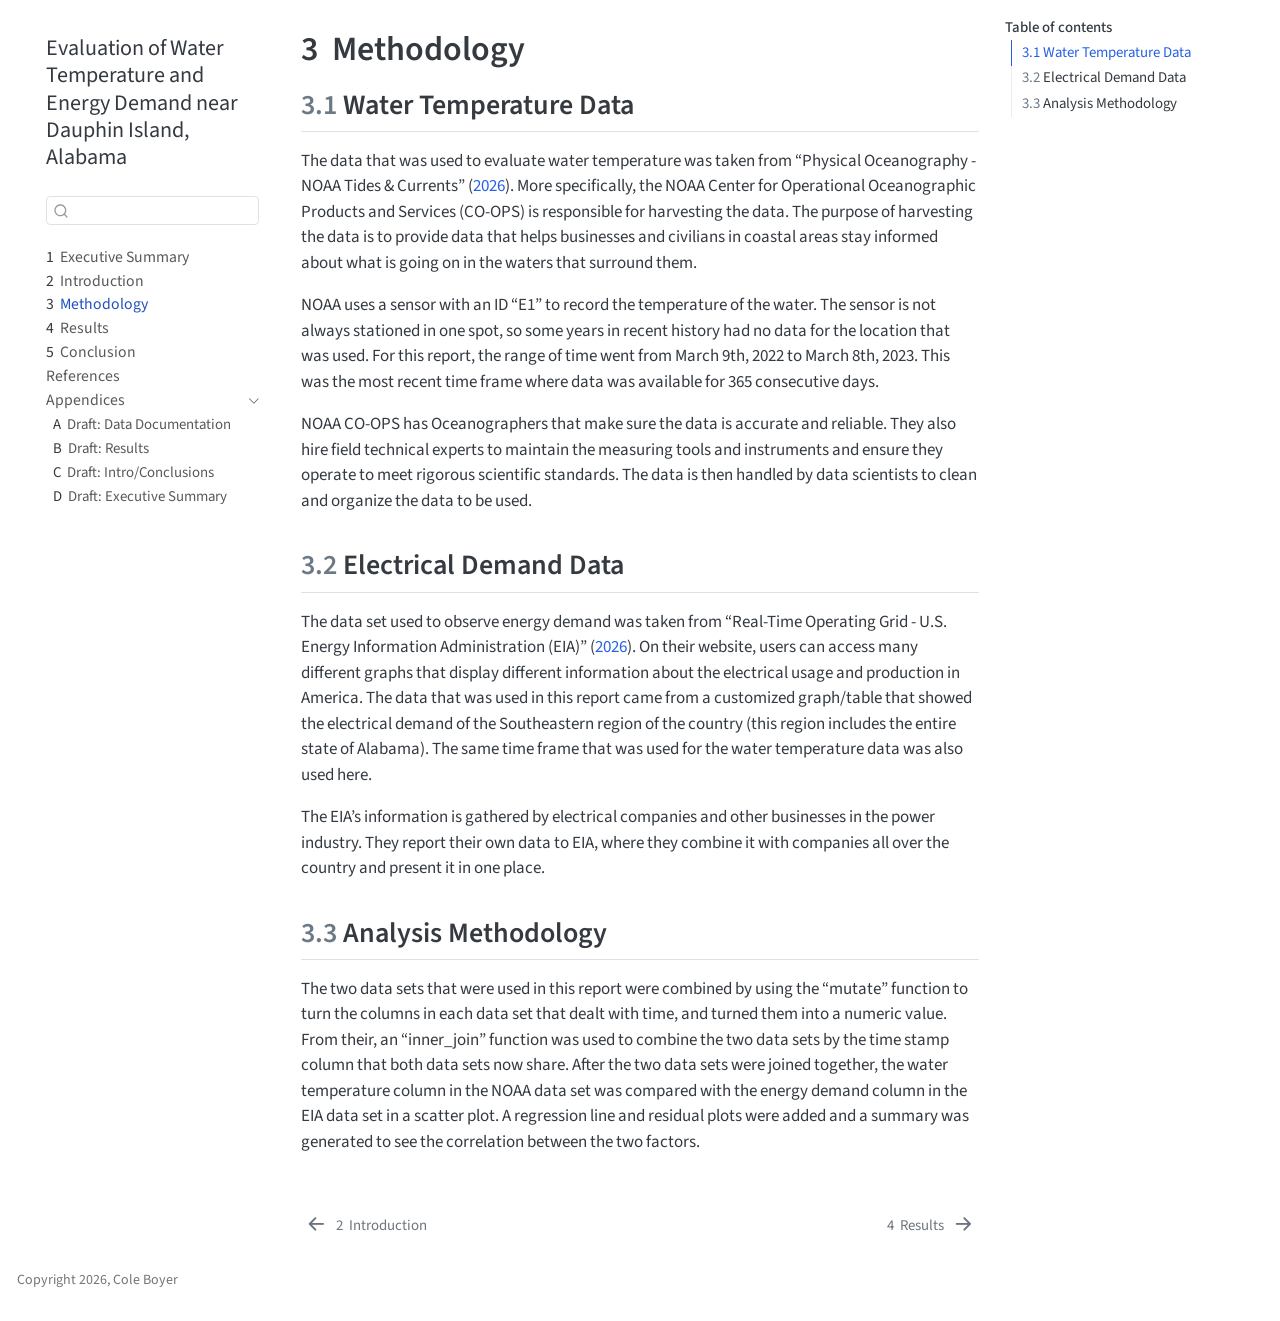
<file: docs/data-doc.html>
<!DOCTYPE html>
<html xmlns="http://www.w3.org/1999/xhtml" lang="en" xml:lang="en"><head>

<meta charset="utf-8">
<meta name="generator" content="quarto-1.8.27">

<meta name="viewport" content="width=device-width, initial-scale=1.0, user-scalable=yes">


<title>3&nbsp; Methodology – Evaluation of Water Temperature and Energy Demand near Dauphin Island, Alabama </title>
<style>
code{white-space: pre-wrap;}
span.smallcaps{font-variant: small-caps;}
div.columns{display: flex; gap: min(4vw, 1.5em);}
div.column{flex: auto; overflow-x: auto;}
div.hanging-indent{margin-left: 1.5em; text-indent: -1.5em;}
ul.task-list{list-style: none;}
ul.task-list li input[type="checkbox"] {
  width: 0.8em;
  margin: 0 0.8em 0.2em -1em; /* quarto-specific, see https://github.com/quarto-dev/quarto-cli/issues/4556 */ 
  vertical-align: middle;
}
/* CSS for citations */
div.csl-bib-body { }
div.csl-entry {
  clear: both;
  margin-bottom: 0em;
}
.hanging-indent div.csl-entry {
  margin-left:2em;
  text-indent:-2em;
}
div.csl-left-margin {
  min-width:2em;
  float:left;
}
div.csl-right-inline {
  margin-left:2em;
  padding-left:1em;
}
div.csl-indent {
  margin-left: 2em;
}</style>


<script src="site_libs/quarto-nav/quarto-nav.js"></script>
<script src="site_libs/quarto-nav/headroom.min.js"></script>
<script src="site_libs/clipboard/clipboard.min.js"></script>
<script src="site_libs/quarto-search/autocomplete.umd.js"></script>
<script src="site_libs/quarto-search/fuse.min.js"></script>
<script src="site_libs/quarto-search/quarto-search.js"></script>
<meta name="quarto:offset" content="./">
<link href="./results.html" rel="next">
<link href="./intro.html" rel="prev">
<script src="site_libs/quarto-html/quarto.js" type="module"></script>
<script src="site_libs/quarto-html/tabsets/tabsets.js" type="module"></script>
<script src="site_libs/quarto-html/axe/axe-check.js" type="module"></script>
<script src="site_libs/quarto-html/popper.min.js"></script>
<script src="site_libs/quarto-html/tippy.umd.min.js"></script>
<script src="site_libs/quarto-html/anchor.min.js"></script>
<link href="site_libs/quarto-html/tippy.css" rel="stylesheet">
<link href="site_libs/quarto-html/quarto-syntax-highlighting-b754b9fd3853d7e56faef54c29c5d52b.css" rel="stylesheet" id="quarto-text-highlighting-styles">
<script src="site_libs/bootstrap/bootstrap.min.js"></script>
<link href="site_libs/bootstrap/bootstrap-icons.css" rel="stylesheet">
<link href="site_libs/bootstrap/bootstrap-b075aae51ae52aef6625ffe77079b598.min.css" rel="stylesheet" append-hash="true" id="quarto-bootstrap" data-mode="light">
<script id="quarto-search-options" type="application/json">{
  "location": "sidebar",
  "copy-button": false,
  "collapse-after": 3,
  "panel-placement": "start",
  "type": "textbox",
  "limit": 50,
  "keyboard-shortcut": [
    "f",
    "/",
    "s"
  ],
  "show-item-context": false,
  "language": {
    "search-no-results-text": "No results",
    "search-matching-documents-text": "matching documents",
    "search-copy-link-title": "Copy link to search",
    "search-hide-matches-text": "Hide additional matches",
    "search-more-match-text": "more match in this document",
    "search-more-matches-text": "more matches in this document",
    "search-clear-button-title": "Clear",
    "search-text-placeholder": "",
    "search-detached-cancel-button-title": "Cancel",
    "search-submit-button-title": "Submit",
    "search-label": "Search"
  }
}</script>


</head>

<body class="nav-sidebar floating quarto-light">

<div id="quarto-search-results"></div>
  <header id="quarto-header" class="headroom fixed-top">
  <nav class="quarto-secondary-nav">
    <div class="container-fluid d-flex">
      <button type="button" class="quarto-btn-toggle btn" data-bs-toggle="collapse" role="button" data-bs-target=".quarto-sidebar-collapse-item" aria-controls="quarto-sidebar" aria-expanded="false" aria-label="Toggle sidebar navigation" onclick="if (window.quartoToggleHeadroom) { window.quartoToggleHeadroom(); }">
        <i class="bi bi-layout-text-sidebar-reverse"></i>
      </button>
        <nav class="quarto-page-breadcrumbs" aria-label="breadcrumb"><ol class="breadcrumb"><li class="breadcrumb-item"><a href="./data-doc.html"><span class="chapter-number">3</span>&nbsp; <span class="chapter-title">Methodology</span></a></li></ol></nav>
        <a class="flex-grow-1" role="navigation" data-bs-toggle="collapse" data-bs-target=".quarto-sidebar-collapse-item" aria-controls="quarto-sidebar" aria-expanded="false" aria-label="Toggle sidebar navigation" onclick="if (window.quartoToggleHeadroom) { window.quartoToggleHeadroom(); }">      
        </a>
      <button type="button" class="btn quarto-search-button" aria-label="Search" onclick="window.quartoOpenSearch();">
        <i class="bi bi-search"></i>
      </button>
    </div>
  </nav>
</header>
<!-- content -->
<div id="quarto-content" class="quarto-container page-columns page-rows-contents page-layout-article">
<!-- sidebar -->
  <nav id="quarto-sidebar" class="sidebar collapse collapse-horizontal quarto-sidebar-collapse-item sidebar-navigation floating overflow-auto">
    <div class="pt-lg-2 mt-2 text-left sidebar-header">
    <div class="sidebar-title mb-0 py-0">
      <a href="./">Evaluation of Water Temperature and Energy Demand near Dauphin Island, Alabama</a> 
    </div>
      </div>
        <div class="mt-2 flex-shrink-0 align-items-center">
        <div class="sidebar-search">
        <div id="quarto-search" class="" title="Search"></div>
        </div>
        </div>
    <div class="sidebar-menu-container"> 
    <ul class="list-unstyled mt-1">
        <li class="sidebar-item">
  <div class="sidebar-item-container"> 
  <a href="./index.html" class="sidebar-item-text sidebar-link">
 <span class="menu-text"><span class="chapter-number">1</span>&nbsp; <span class="chapter-title">Executive Summary</span></span></a>
  </div>
</li>
        <li class="sidebar-item">
  <div class="sidebar-item-container"> 
  <a href="./intro.html" class="sidebar-item-text sidebar-link">
 <span class="menu-text"><span class="chapter-number">2</span>&nbsp; <span class="chapter-title">Introduction</span></span></a>
  </div>
</li>
        <li class="sidebar-item">
  <div class="sidebar-item-container"> 
  <a href="./data-doc.html" class="sidebar-item-text sidebar-link active">
 <span class="menu-text"><span class="chapter-number">3</span>&nbsp; <span class="chapter-title">Methodology</span></span></a>
  </div>
</li>
        <li class="sidebar-item">
  <div class="sidebar-item-container"> 
  <a href="./results.html" class="sidebar-item-text sidebar-link">
 <span class="menu-text"><span class="chapter-number">4</span>&nbsp; <span class="chapter-title">Results</span></span></a>
  </div>
</li>
        <li class="sidebar-item">
  <div class="sidebar-item-container"> 
  <a href="./conclusion.html" class="sidebar-item-text sidebar-link">
 <span class="menu-text"><span class="chapter-number">5</span>&nbsp; <span class="chapter-title">Conclusion</span></span></a>
  </div>
</li>
        <li class="sidebar-item">
  <div class="sidebar-item-container"> 
  <a href="./references.html" class="sidebar-item-text sidebar-link">
 <span class="menu-text">References</span></a>
  </div>
</li>
        <li class="sidebar-item sidebar-item-section">
      <div class="sidebar-item-container"> 
            <a class="sidebar-item-text sidebar-link text-start" data-bs-toggle="collapse" data-bs-target="#quarto-sidebar-section-1" role="navigation" aria-expanded="true">
 <span class="menu-text">Appendices</span></a>
          <a class="sidebar-item-toggle text-start" data-bs-toggle="collapse" data-bs-target="#quarto-sidebar-section-1" role="navigation" aria-expanded="true" aria-label="Toggle section">
            <i class="bi bi-chevron-right ms-2"></i>
          </a> 
      </div>
      <ul id="quarto-sidebar-section-1" class="collapse list-unstyled sidebar-section depth1 show">  
          <li class="sidebar-item">
  <div class="sidebar-item-container"> 
  <a href="./draft-data-doc.html" class="sidebar-item-text sidebar-link">
 <span class="menu-text"><span class="chapter-number">A</span>&nbsp; <span class="chapter-title">Draft: Data Documentation</span></span></a>
  </div>
</li>
          <li class="sidebar-item">
  <div class="sidebar-item-container"> 
  <a href="./draft-results.html" class="sidebar-item-text sidebar-link">
 <span class="menu-text"><span class="chapter-number">B</span>&nbsp; <span class="chapter-title">Draft: Results</span></span></a>
  </div>
</li>
          <li class="sidebar-item">
  <div class="sidebar-item-container"> 
  <a href="./draft-intro-conclusions.html" class="sidebar-item-text sidebar-link">
 <span class="menu-text"><span class="chapter-number">C</span>&nbsp; <span class="chapter-title">Draft: Intro/Conclusions</span></span></a>
  </div>
</li>
          <li class="sidebar-item">
  <div class="sidebar-item-container"> 
  <a href="./draft-exec-summary.html" class="sidebar-item-text sidebar-link">
 <span class="menu-text"><span class="chapter-number">D</span>&nbsp; <span class="chapter-title">Draft: Executive Summary</span></span></a>
  </div>
</li>
      </ul>
  </li>
    </ul>
    </div>
</nav>
<div id="quarto-sidebar-glass" class="quarto-sidebar-collapse-item" data-bs-toggle="collapse" data-bs-target=".quarto-sidebar-collapse-item"></div>
<!-- margin-sidebar -->
    <div id="quarto-margin-sidebar" class="sidebar margin-sidebar">
        <nav id="TOC" role="doc-toc" class="toc-active">
    <h2 id="toc-title">Table of contents</h2>
   
  <ul>
  <li><a href="#water-temperature-data" id="toc-water-temperature-data" class="nav-link active" data-scroll-target="#water-temperature-data"><span class="header-section-number">3.1</span> Water Temperature Data</a></li>
  <li><a href="#electrical-demand-data" id="toc-electrical-demand-data" class="nav-link" data-scroll-target="#electrical-demand-data"><span class="header-section-number">3.2</span> Electrical Demand Data</a></li>
  <li><a href="#analysis-methodology" id="toc-analysis-methodology" class="nav-link" data-scroll-target="#analysis-methodology"><span class="header-section-number">3.3</span> Analysis Methodology</a></li>
  </ul>
</nav>
    </div>
<!-- main -->
<main class="content" id="quarto-document-content">

<header id="title-block-header" class="quarto-title-block default">
<div class="quarto-title">
<h1 class="title"><span class="chapter-number">3</span>&nbsp; <span class="chapter-title">Methodology</span></h1>
</div>



<div class="quarto-title-meta">

    
  
    
  </div>
  


</header>


<section id="water-temperature-data" class="level2" data-number="3.1">
<h2 data-number="3.1" class="anchored" data-anchor-id="water-temperature-data"><span class="header-section-number">3.1</span> Water Temperature Data</h2>
<p>The data that was used to evaluate water temperature was taken from <span class="citation" data-cites="WaterTemperature"><span>“Physical Oceanography - NOAA Tides &amp; Currents”</span> (<a href="references.html#ref-WaterTemperature" role="doc-biblioref">2026</a>)</span>. More specifically, the NOAA Center for Operational Oceanographic Products and Services (CO-OPS) is responsible for harvesting the data. The purpose of harvesting the data is to provide data that helps businesses and civilians in coastal areas stay informed about what is going on in the waters that surround them.</p>
<p>NOAA uses a sensor with an ID “E1” to record the temperature of the water. The sensor is not always stationed in one spot, so some years in recent history had no data for the location that was used. For this report, the range of time went from March 9th, 2022 to March 8th, 2023. This was the most recent time frame where data was available for 365 consecutive days.</p>
<p>NOAA CO-OPS has Oceanographers that make sure the data is accurate and reliable. They also hire field technical experts to maintain the measuring tools and instruments and ensure they operate to meet rigorous scientific standards. The data is then handled by data scientists to clean and organize the data to be used.</p>
</section>
<section id="electrical-demand-data" class="level2" data-number="3.2">
<h2 data-number="3.2" class="anchored" data-anchor-id="electrical-demand-data"><span class="header-section-number">3.2</span> Electrical Demand Data</h2>
<p>The data set used to observe energy demand was taken from <span class="citation" data-cites="energy_demand"><span>“Real-Time Operating Grid - <span>U.S.</span> Energy Information Administration (EIA)”</span> (<a href="references.html#ref-energy_demand" role="doc-biblioref">2026</a>)</span>. On their website, users can access many different graphs that display different information about the electrical usage and production in America. The data that was used in this report came from a customized graph/table that showed the electrical demand of the Southeastern region of the country (this region includes the entire state of Alabama). The same time frame that was used for the water temperature data was also used here.</p>
<p>The EIA’s information is gathered by electrical companies and other businesses in the power industry. They report their own data to EIA, where they combine it with companies all over the country and present it in one place.</p>
</section>
<section id="analysis-methodology" class="level2" data-number="3.3">
<h2 data-number="3.3" class="anchored" data-anchor-id="analysis-methodology"><span class="header-section-number">3.3</span> Analysis Methodology</h2>
<p>The two data sets that were used in this report were combined by using the “mutate” function to turn the columns in each data set that dealt with time, and turned them into a numeric value. From their, an “inner_join” function was used to combine the two data sets by the time stamp column that both data sets now share. After the two data sets were joined together, the water temperature column in the NOAA data set was compared with the energy demand column in the EIA data set in a scatter plot. A regression line and residual plots were added and a summary was generated to see the correlation between the two factors.</p>


<div id="refs" class="references csl-bib-body hanging-indent" data-entry-spacing="0" role="list" style="display: none">
<div id="ref-WaterTemperature" class="csl-entry" role="listitem">
<span>“Physical Oceanography - NOAA Tides &amp; Currents.”</span> 2026. <a href="https://tidesandcurrents.noaa.gov/physocean.html?bdate=20220309&amp;edate=20230308&amp;units=standard&amp;timezone=GMT&amp;id=8736897&amp;interval=h">https://tidesandcurrents.noaa.gov/physocean.html?bdate=20220309&amp;edate=20230308&amp;units=standard&amp;timezone=GMT&amp;id=8736897&amp;interval=h</a>.
</div>
<div id="ref-energy_demand" class="csl-entry" role="listitem">
<span>“Real-Time Operating Grid - <span>U.S.</span> Energy Information Administration (EIA).”</span> 2026. <a href="https://www.eia.gov/electricity/gridmonitor/dashboard/custom/pending">https://www.eia.gov/electricity/gridmonitor/dashboard/custom/pending</a>.
</div>
</div>
</section>

</main> <!-- /main -->
<script id="quarto-html-after-body" type="application/javascript">
  window.document.addEventListener("DOMContentLoaded", function (event) {
    const icon = "";
    const anchorJS = new window.AnchorJS();
    anchorJS.options = {
      placement: 'right',
      icon: icon
    };
    anchorJS.add('.anchored');
    const isCodeAnnotation = (el) => {
      for (const clz of el.classList) {
        if (clz.startsWith('code-annotation-')) {                     
          return true;
        }
      }
      return false;
    }
    const onCopySuccess = function(e) {
      // button target
      const button = e.trigger;
      // don't keep focus
      button.blur();
      // flash "checked"
      button.classList.add('code-copy-button-checked');
      var currentTitle = button.getAttribute("title");
      button.setAttribute("title", "Copied!");
      let tooltip;
      if (window.bootstrap) {
        button.setAttribute("data-bs-toggle", "tooltip");
        button.setAttribute("data-bs-placement", "left");
        button.setAttribute("data-bs-title", "Copied!");
        tooltip = new bootstrap.Tooltip(button, 
          { trigger: "manual", 
            customClass: "code-copy-button-tooltip",
            offset: [0, -8]});
        tooltip.show();    
      }
      setTimeout(function() {
        if (tooltip) {
          tooltip.hide();
          button.removeAttribute("data-bs-title");
          button.removeAttribute("data-bs-toggle");
          button.removeAttribute("data-bs-placement");
        }
        button.setAttribute("title", currentTitle);
        button.classList.remove('code-copy-button-checked');
      }, 1000);
      // clear code selection
      e.clearSelection();
    }
    const getTextToCopy = function(trigger) {
      const outerScaffold = trigger.parentElement.cloneNode(true);
      const codeEl = outerScaffold.querySelector('code');
      for (const childEl of codeEl.children) {
        if (isCodeAnnotation(childEl)) {
          childEl.remove();
        }
      }
      return codeEl.innerText;
    }
    const clipboard = new window.ClipboardJS('.code-copy-button:not([data-in-quarto-modal])', {
      text: getTextToCopy
    });
    clipboard.on('success', onCopySuccess);
    if (window.document.getElementById('quarto-embedded-source-code-modal')) {
      const clipboardModal = new window.ClipboardJS('.code-copy-button[data-in-quarto-modal]', {
        text: getTextToCopy,
        container: window.document.getElementById('quarto-embedded-source-code-modal')
      });
      clipboardModal.on('success', onCopySuccess);
    }
      var localhostRegex = new RegExp(/^(?:http|https):\/\/localhost\:?[0-9]*\//);
      var mailtoRegex = new RegExp(/^mailto:/);
        var filterRegex = new RegExp('/' + window.location.host + '/');
      var isInternal = (href) => {
          return filterRegex.test(href) || localhostRegex.test(href) || mailtoRegex.test(href);
      }
      // Inspect non-navigation links and adorn them if external
     var links = window.document.querySelectorAll('a[href]:not(.nav-link):not(.navbar-brand):not(.toc-action):not(.sidebar-link):not(.sidebar-item-toggle):not(.pagination-link):not(.no-external):not([aria-hidden]):not(.dropdown-item):not(.quarto-navigation-tool):not(.about-link)');
      for (var i=0; i<links.length; i++) {
        const link = links[i];
        if (!isInternal(link.href)) {
          // undo the damage that might have been done by quarto-nav.js in the case of
          // links that we want to consider external
          if (link.dataset.originalHref !== undefined) {
            link.href = link.dataset.originalHref;
          }
        }
      }
    function tippyHover(el, contentFn, onTriggerFn, onUntriggerFn) {
      const config = {
        allowHTML: true,
        maxWidth: 500,
        delay: 100,
        arrow: false,
        appendTo: function(el) {
            return el.parentElement;
        },
        interactive: true,
        interactiveBorder: 10,
        theme: 'quarto',
        placement: 'bottom-start',
      };
      if (contentFn) {
        config.content = contentFn;
      }
      if (onTriggerFn) {
        config.onTrigger = onTriggerFn;
      }
      if (onUntriggerFn) {
        config.onUntrigger = onUntriggerFn;
      }
      window.tippy(el, config); 
    }
    const noterefs = window.document.querySelectorAll('a[role="doc-noteref"]');
    for (var i=0; i<noterefs.length; i++) {
      const ref = noterefs[i];
      tippyHover(ref, function() {
        // use id or data attribute instead here
        let href = ref.getAttribute('data-footnote-href') || ref.getAttribute('href');
        try { href = new URL(href).hash; } catch {}
        const id = href.replace(/^#\/?/, "");
        const note = window.document.getElementById(id);
        if (note) {
          return note.innerHTML;
        } else {
          return "";
        }
      });
    }
    const xrefs = window.document.querySelectorAll('a.quarto-xref');
    const processXRef = (id, note) => {
      // Strip column container classes
      const stripColumnClz = (el) => {
        el.classList.remove("page-full", "page-columns");
        if (el.children) {
          for (const child of el.children) {
            stripColumnClz(child);
          }
        }
      }
      stripColumnClz(note)
      if (id === null || id.startsWith('sec-')) {
        // Special case sections, only their first couple elements
        const container = document.createElement("div");
        if (note.children && note.children.length > 2) {
          container.appendChild(note.children[0].cloneNode(true));
          for (let i = 1; i < note.children.length; i++) {
            const child = note.children[i];
            if (child.tagName === "P" && child.innerText === "") {
              continue;
            } else {
              container.appendChild(child.cloneNode(true));
              break;
            }
          }
          if (window.Quarto?.typesetMath) {
            window.Quarto.typesetMath(container);
          }
          return container.innerHTML
        } else {
          if (window.Quarto?.typesetMath) {
            window.Quarto.typesetMath(note);
          }
          return note.innerHTML;
        }
      } else {
        // Remove any anchor links if they are present
        const anchorLink = note.querySelector('a.anchorjs-link');
        if (anchorLink) {
          anchorLink.remove();
        }
        if (window.Quarto?.typesetMath) {
          window.Quarto.typesetMath(note);
        }
        if (note.classList.contains("callout")) {
          return note.outerHTML;
        } else {
          return note.innerHTML;
        }
      }
    }
    for (var i=0; i<xrefs.length; i++) {
      const xref = xrefs[i];
      tippyHover(xref, undefined, function(instance) {
        instance.disable();
        let url = xref.getAttribute('href');
        let hash = undefined; 
        if (url.startsWith('#')) {
          hash = url;
        } else {
          try { hash = new URL(url).hash; } catch {}
        }
        if (hash) {
          const id = hash.replace(/^#\/?/, "");
          const note = window.document.getElementById(id);
          if (note !== null) {
            try {
              const html = processXRef(id, note.cloneNode(true));
              instance.setContent(html);
            } finally {
              instance.enable();
              instance.show();
            }
          } else {
            // See if we can fetch this
            fetch(url.split('#')[0])
            .then(res => res.text())
            .then(html => {
              const parser = new DOMParser();
              const htmlDoc = parser.parseFromString(html, "text/html");
              const note = htmlDoc.getElementById(id);
              if (note !== null) {
                const html = processXRef(id, note);
                instance.setContent(html);
              } 
            }).finally(() => {
              instance.enable();
              instance.show();
            });
          }
        } else {
          // See if we can fetch a full url (with no hash to target)
          // This is a special case and we should probably do some content thinning / targeting
          fetch(url)
          .then(res => res.text())
          .then(html => {
            const parser = new DOMParser();
            const htmlDoc = parser.parseFromString(html, "text/html");
            const note = htmlDoc.querySelector('main.content');
            if (note !== null) {
              // This should only happen for chapter cross references
              // (since there is no id in the URL)
              // remove the first header
              if (note.children.length > 0 && note.children[0].tagName === "HEADER") {
                note.children[0].remove();
              }
              const html = processXRef(null, note);
              instance.setContent(html);
            } 
          }).finally(() => {
            instance.enable();
            instance.show();
          });
        }
      }, function(instance) {
      });
    }
        let selectedAnnoteEl;
        const selectorForAnnotation = ( cell, annotation) => {
          let cellAttr = 'data-code-cell="' + cell + '"';
          let lineAttr = 'data-code-annotation="' +  annotation + '"';
          const selector = 'span[' + cellAttr + '][' + lineAttr + ']';
          return selector;
        }
        const selectCodeLines = (annoteEl) => {
          const doc = window.document;
          const targetCell = annoteEl.getAttribute("data-target-cell");
          const targetAnnotation = annoteEl.getAttribute("data-target-annotation");
          const annoteSpan = window.document.querySelector(selectorForAnnotation(targetCell, targetAnnotation));
          const lines = annoteSpan.getAttribute("data-code-lines").split(",");
          const lineIds = lines.map((line) => {
            return targetCell + "-" + line;
          })
          let top = null;
          let height = null;
          let parent = null;
          if (lineIds.length > 0) {
              //compute the position of the single el (top and bottom and make a div)
              const el = window.document.getElementById(lineIds[0]);
              top = el.offsetTop;
              height = el.offsetHeight;
              parent = el.parentElement.parentElement;
            if (lineIds.length > 1) {
              const lastEl = window.document.getElementById(lineIds[lineIds.length - 1]);
              const bottom = lastEl.offsetTop + lastEl.offsetHeight;
              height = bottom - top;
            }
            if (top !== null && height !== null && parent !== null) {
              // cook up a div (if necessary) and position it 
              let div = window.document.getElementById("code-annotation-line-highlight");
              if (div === null) {
                div = window.document.createElement("div");
                div.setAttribute("id", "code-annotation-line-highlight");
                div.style.position = 'absolute';
                parent.appendChild(div);
              }
              div.style.top = top - 2 + "px";
              div.style.height = height + 4 + "px";
              div.style.left = 0;
              let gutterDiv = window.document.getElementById("code-annotation-line-highlight-gutter");
              if (gutterDiv === null) {
                gutterDiv = window.document.createElement("div");
                gutterDiv.setAttribute("id", "code-annotation-line-highlight-gutter");
                gutterDiv.style.position = 'absolute';
                const codeCell = window.document.getElementById(targetCell);
                const gutter = codeCell.querySelector('.code-annotation-gutter');
                gutter.appendChild(gutterDiv);
              }
              gutterDiv.style.top = top - 2 + "px";
              gutterDiv.style.height = height + 4 + "px";
            }
            selectedAnnoteEl = annoteEl;
          }
        };
        const unselectCodeLines = () => {
          const elementsIds = ["code-annotation-line-highlight", "code-annotation-line-highlight-gutter"];
          elementsIds.forEach((elId) => {
            const div = window.document.getElementById(elId);
            if (div) {
              div.remove();
            }
          });
          selectedAnnoteEl = undefined;
        };
          // Handle positioning of the toggle
      window.addEventListener(
        "resize",
        throttle(() => {
          elRect = undefined;
          if (selectedAnnoteEl) {
            selectCodeLines(selectedAnnoteEl);
          }
        }, 10)
      );
      function throttle(fn, ms) {
      let throttle = false;
      let timer;
        return (...args) => {
          if(!throttle) { // first call gets through
              fn.apply(this, args);
              throttle = true;
          } else { // all the others get throttled
              if(timer) clearTimeout(timer); // cancel #2
              timer = setTimeout(() => {
                fn.apply(this, args);
                timer = throttle = false;
              }, ms);
          }
        };
      }
        // Attach click handler to the DT
        const annoteDls = window.document.querySelectorAll('dt[data-target-cell]');
        for (const annoteDlNode of annoteDls) {
          annoteDlNode.addEventListener('click', (event) => {
            const clickedEl = event.target;
            if (clickedEl !== selectedAnnoteEl) {
              unselectCodeLines();
              const activeEl = window.document.querySelector('dt[data-target-cell].code-annotation-active');
              if (activeEl) {
                activeEl.classList.remove('code-annotation-active');
              }
              selectCodeLines(clickedEl);
              clickedEl.classList.add('code-annotation-active');
            } else {
              // Unselect the line
              unselectCodeLines();
              clickedEl.classList.remove('code-annotation-active');
            }
          });
        }
    const findCites = (el) => {
      const parentEl = el.parentElement;
      if (parentEl) {
        const cites = parentEl.dataset.cites;
        if (cites) {
          return {
            el,
            cites: cites.split(' ')
          };
        } else {
          return findCites(el.parentElement)
        }
      } else {
        return undefined;
      }
    };
    var bibliorefs = window.document.querySelectorAll('a[role="doc-biblioref"]');
    for (var i=0; i<bibliorefs.length; i++) {
      const ref = bibliorefs[i];
      const citeInfo = findCites(ref);
      if (citeInfo) {
        tippyHover(citeInfo.el, function() {
          var popup = window.document.createElement('div');
          citeInfo.cites.forEach(function(cite) {
            var citeDiv = window.document.createElement('div');
            citeDiv.classList.add('hanging-indent');
            citeDiv.classList.add('csl-entry');
            var biblioDiv = window.document.getElementById('ref-' + cite);
            if (biblioDiv) {
              citeDiv.innerHTML = biblioDiv.innerHTML;
            }
            popup.appendChild(citeDiv);
          });
          return popup.innerHTML;
        });
      }
    }
  });
  </script>
<nav class="page-navigation">
  <div class="nav-page nav-page-previous">
      <a href="./intro.html" class="pagination-link" aria-label="Introduction">
        <i class="bi bi-arrow-left-short"></i> <span class="nav-page-text"><span class="chapter-number">2</span>&nbsp; <span class="chapter-title">Introduction</span></span>
      </a>          
  </div>
  <div class="nav-page nav-page-next">
      <a href="./results.html" class="pagination-link" aria-label="Results">
        <span class="nav-page-text"><span class="chapter-number">4</span>&nbsp; <span class="chapter-title">Results</span></span> <i class="bi bi-arrow-right-short"></i>
      </a>
  </div>
</nav>
</div> <!-- /content -->
<footer class="footer">
  <div class="nav-footer">
    <div class="nav-footer-left">
<p>Copyright 2026, Cole Boyer</p>
</div>   
    <div class="nav-footer-center">
      &nbsp;
    </div>
    <div class="nav-footer-right">
      &nbsp;
    </div>
  </div>
</footer>




</body></html>
</file>
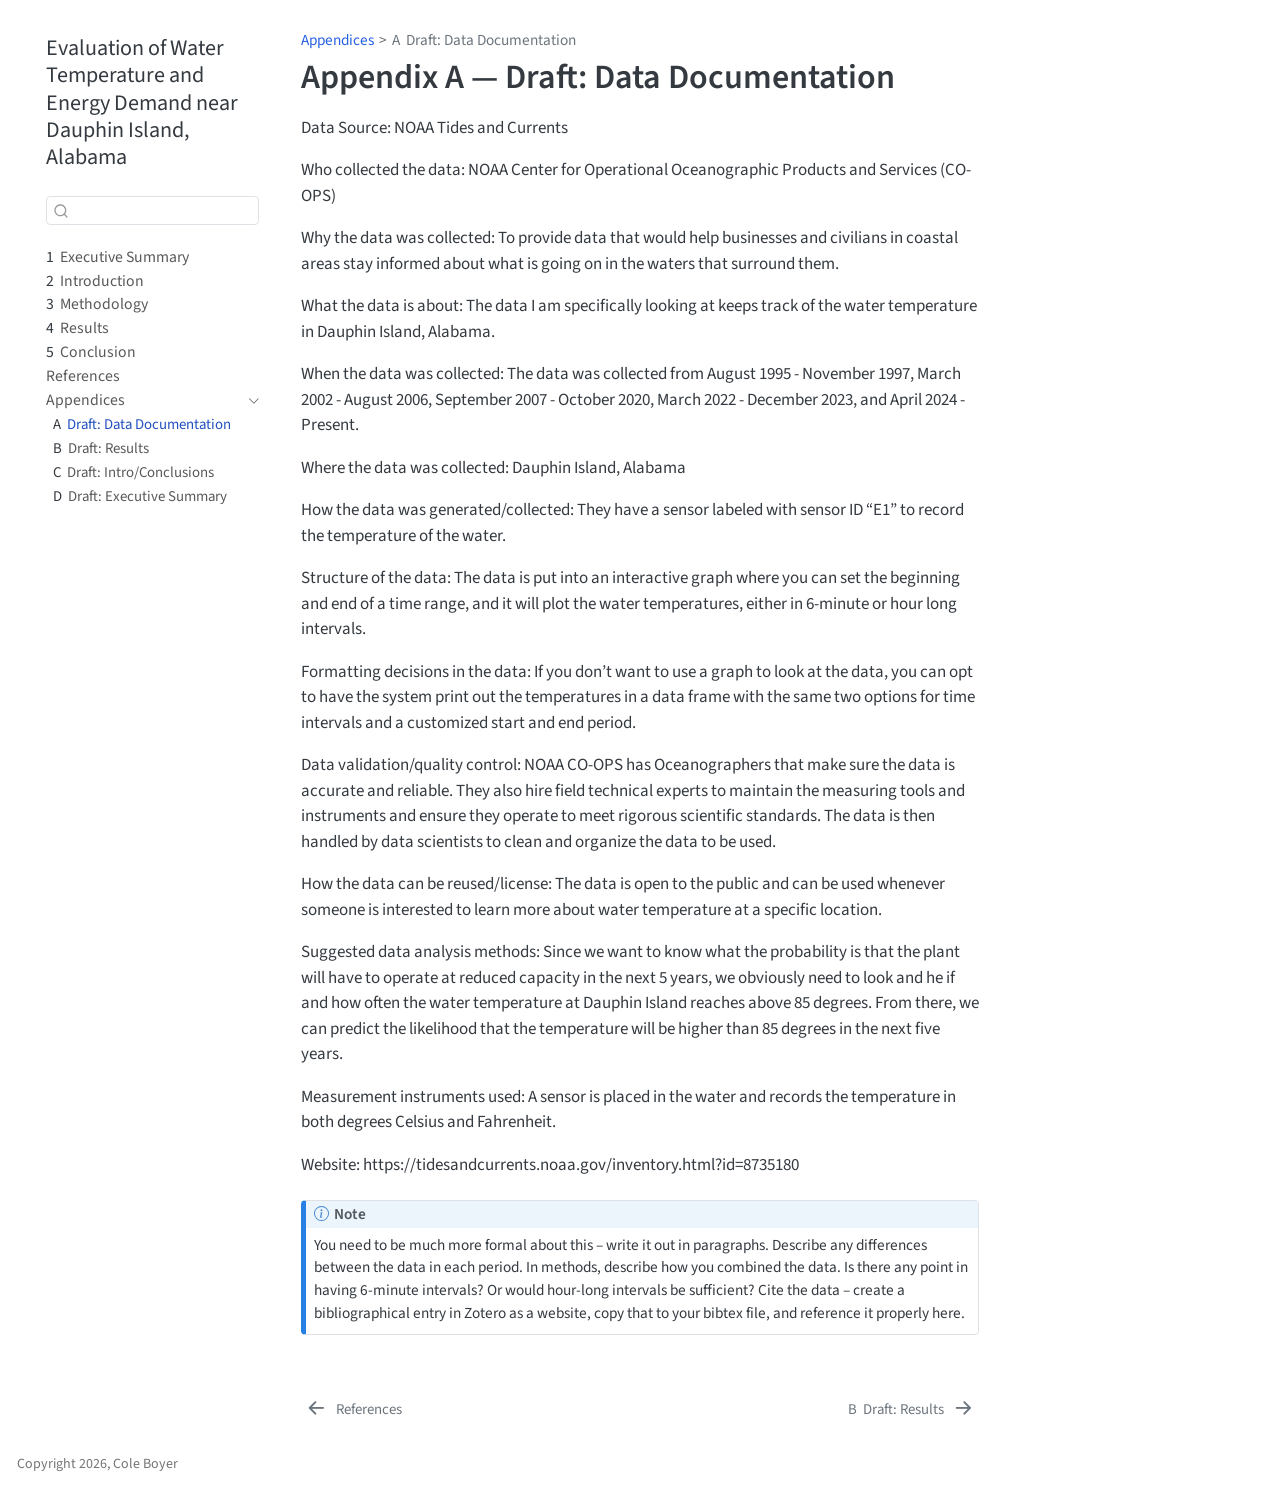
<file: docs/draft-data-doc.html>
<!DOCTYPE html>
<html xmlns="http://www.w3.org/1999/xhtml" lang="en" xml:lang="en"><head>

<meta charset="utf-8">
<meta name="generator" content="quarto-1.8.27">

<meta name="viewport" content="width=device-width, initial-scale=1.0, user-scalable=yes">


<title>Appendix A — Draft: Data Documentation – Evaluation of Water Temperature and Energy Demand near Dauphin Island, Alabama</title>
<style>
code{white-space: pre-wrap;}
span.smallcaps{font-variant: small-caps;}
div.columns{display: flex; gap: min(4vw, 1.5em);}
div.column{flex: auto; overflow-x: auto;}
div.hanging-indent{margin-left: 1.5em; text-indent: -1.5em;}
ul.task-list{list-style: none;}
ul.task-list li input[type="checkbox"] {
  width: 0.8em;
  margin: 0 0.8em 0.2em -1em; /* quarto-specific, see https://github.com/quarto-dev/quarto-cli/issues/4556 */ 
  vertical-align: middle;
}
</style>


<script src="site_libs/quarto-nav/quarto-nav.js"></script>
<script src="site_libs/quarto-nav/headroom.min.js"></script>
<script src="site_libs/clipboard/clipboard.min.js"></script>
<script src="site_libs/quarto-search/autocomplete.umd.js"></script>
<script src="site_libs/quarto-search/fuse.min.js"></script>
<script src="site_libs/quarto-search/quarto-search.js"></script>
<meta name="quarto:offset" content="./">
<link href="./draft-results.html" rel="next">
<link href="./references.html" rel="prev">
<script src="site_libs/quarto-html/quarto.js" type="module"></script>
<script src="site_libs/quarto-html/tabsets/tabsets.js" type="module"></script>
<script src="site_libs/quarto-html/axe/axe-check.js" type="module"></script>
<script src="site_libs/quarto-html/popper.min.js"></script>
<script src="site_libs/quarto-html/tippy.umd.min.js"></script>
<script src="site_libs/quarto-html/anchor.min.js"></script>
<link href="site_libs/quarto-html/tippy.css" rel="stylesheet">
<link href="site_libs/quarto-html/quarto-syntax-highlighting-b754b9fd3853d7e56faef54c29c5d52b.css" rel="stylesheet" id="quarto-text-highlighting-styles">
<script src="site_libs/bootstrap/bootstrap.min.js"></script>
<link href="site_libs/bootstrap/bootstrap-icons.css" rel="stylesheet">
<link href="site_libs/bootstrap/bootstrap-b075aae51ae52aef6625ffe77079b598.min.css" rel="stylesheet" append-hash="true" id="quarto-bootstrap" data-mode="light">
<script id="quarto-search-options" type="application/json">{
  "location": "sidebar",
  "copy-button": false,
  "collapse-after": 3,
  "panel-placement": "start",
  "type": "textbox",
  "limit": 50,
  "keyboard-shortcut": [
    "f",
    "/",
    "s"
  ],
  "show-item-context": false,
  "language": {
    "search-no-results-text": "No results",
    "search-matching-documents-text": "matching documents",
    "search-copy-link-title": "Copy link to search",
    "search-hide-matches-text": "Hide additional matches",
    "search-more-match-text": "more match in this document",
    "search-more-matches-text": "more matches in this document",
    "search-clear-button-title": "Clear",
    "search-text-placeholder": "",
    "search-detached-cancel-button-title": "Cancel",
    "search-submit-button-title": "Submit",
    "search-label": "Search"
  }
}</script>


</head>

<body class="nav-sidebar floating quarto-light">

<div id="quarto-search-results"></div>
  <header id="quarto-header" class="headroom fixed-top">
  <nav class="quarto-secondary-nav">
    <div class="container-fluid d-flex">
      <button type="button" class="quarto-btn-toggle btn" data-bs-toggle="collapse" role="button" data-bs-target=".quarto-sidebar-collapse-item" aria-controls="quarto-sidebar" aria-expanded="false" aria-label="Toggle sidebar navigation" onclick="if (window.quartoToggleHeadroom) { window.quartoToggleHeadroom(); }">
        <i class="bi bi-layout-text-sidebar-reverse"></i>
      </button>
        <nav class="quarto-page-breadcrumbs" aria-label="breadcrumb"><ol class="breadcrumb"><li class="breadcrumb-item"><a href="./draft-data-doc.html">Appendices</a></li><li class="breadcrumb-item"><a href="./draft-data-doc.html"><span class="chapter-number">A</span>&nbsp; <span class="chapter-title">Draft: Data Documentation</span></a></li></ol></nav>
        <a class="flex-grow-1" role="navigation" data-bs-toggle="collapse" data-bs-target=".quarto-sidebar-collapse-item" aria-controls="quarto-sidebar" aria-expanded="false" aria-label="Toggle sidebar navigation" onclick="if (window.quartoToggleHeadroom) { window.quartoToggleHeadroom(); }">      
        </a>
      <button type="button" class="btn quarto-search-button" aria-label="Search" onclick="window.quartoOpenSearch();">
        <i class="bi bi-search"></i>
      </button>
    </div>
  </nav>
</header>
<!-- content -->
<div id="quarto-content" class="quarto-container page-columns page-rows-contents page-layout-article">
<!-- sidebar -->
  <nav id="quarto-sidebar" class="sidebar collapse collapse-horizontal quarto-sidebar-collapse-item sidebar-navigation floating overflow-auto">
    <div class="pt-lg-2 mt-2 text-left sidebar-header">
    <div class="sidebar-title mb-0 py-0">
      <a href="./">Evaluation of Water Temperature and Energy Demand near Dauphin Island, Alabama</a> 
    </div>
      </div>
        <div class="mt-2 flex-shrink-0 align-items-center">
        <div class="sidebar-search">
        <div id="quarto-search" class="" title="Search"></div>
        </div>
        </div>
    <div class="sidebar-menu-container"> 
    <ul class="list-unstyled mt-1">
        <li class="sidebar-item">
  <div class="sidebar-item-container"> 
  <a href="./index.html" class="sidebar-item-text sidebar-link">
 <span class="menu-text"><span class="chapter-number">1</span>&nbsp; <span class="chapter-title">Executive Summary</span></span></a>
  </div>
</li>
        <li class="sidebar-item">
  <div class="sidebar-item-container"> 
  <a href="./intro.html" class="sidebar-item-text sidebar-link">
 <span class="menu-text"><span class="chapter-number">2</span>&nbsp; <span class="chapter-title">Introduction</span></span></a>
  </div>
</li>
        <li class="sidebar-item">
  <div class="sidebar-item-container"> 
  <a href="./data-doc.html" class="sidebar-item-text sidebar-link">
 <span class="menu-text"><span class="chapter-number">3</span>&nbsp; <span class="chapter-title">Methodology</span></span></a>
  </div>
</li>
        <li class="sidebar-item">
  <div class="sidebar-item-container"> 
  <a href="./results.html" class="sidebar-item-text sidebar-link">
 <span class="menu-text"><span class="chapter-number">4</span>&nbsp; <span class="chapter-title">Results</span></span></a>
  </div>
</li>
        <li class="sidebar-item">
  <div class="sidebar-item-container"> 
  <a href="./conclusion.html" class="sidebar-item-text sidebar-link">
 <span class="menu-text"><span class="chapter-number">5</span>&nbsp; <span class="chapter-title">Conclusion</span></span></a>
  </div>
</li>
        <li class="sidebar-item">
  <div class="sidebar-item-container"> 
  <a href="./references.html" class="sidebar-item-text sidebar-link">
 <span class="menu-text">References</span></a>
  </div>
</li>
        <li class="sidebar-item sidebar-item-section">
      <div class="sidebar-item-container"> 
            <a class="sidebar-item-text sidebar-link text-start" data-bs-toggle="collapse" data-bs-target="#quarto-sidebar-section-1" role="navigation" aria-expanded="true">
 <span class="menu-text">Appendices</span></a>
          <a class="sidebar-item-toggle text-start" data-bs-toggle="collapse" data-bs-target="#quarto-sidebar-section-1" role="navigation" aria-expanded="true" aria-label="Toggle section">
            <i class="bi bi-chevron-right ms-2"></i>
          </a> 
      </div>
      <ul id="quarto-sidebar-section-1" class="collapse list-unstyled sidebar-section depth1 show">  
          <li class="sidebar-item">
  <div class="sidebar-item-container"> 
  <a href="./draft-data-doc.html" class="sidebar-item-text sidebar-link active">
 <span class="menu-text"><span class="chapter-number">A</span>&nbsp; <span class="chapter-title">Draft: Data Documentation</span></span></a>
  </div>
</li>
          <li class="sidebar-item">
  <div class="sidebar-item-container"> 
  <a href="./draft-results.html" class="sidebar-item-text sidebar-link">
 <span class="menu-text"><span class="chapter-number">B</span>&nbsp; <span class="chapter-title">Draft: Results</span></span></a>
  </div>
</li>
          <li class="sidebar-item">
  <div class="sidebar-item-container"> 
  <a href="./draft-intro-conclusions.html" class="sidebar-item-text sidebar-link">
 <span class="menu-text"><span class="chapter-number">C</span>&nbsp; <span class="chapter-title">Draft: Intro/Conclusions</span></span></a>
  </div>
</li>
          <li class="sidebar-item">
  <div class="sidebar-item-container"> 
  <a href="./draft-exec-summary.html" class="sidebar-item-text sidebar-link">
 <span class="menu-text"><span class="chapter-number">D</span>&nbsp; <span class="chapter-title">Draft: Executive Summary</span></span></a>
  </div>
</li>
      </ul>
  </li>
    </ul>
    </div>
</nav>
<div id="quarto-sidebar-glass" class="quarto-sidebar-collapse-item" data-bs-toggle="collapse" data-bs-target=".quarto-sidebar-collapse-item"></div>
<!-- margin-sidebar -->
    <div id="quarto-margin-sidebar" class="sidebar margin-sidebar zindex-bottom">
        
    </div>
<!-- main -->
<main class="content" id="quarto-document-content">

<header id="title-block-header" class="quarto-title-block default"><nav class="quarto-page-breadcrumbs quarto-title-breadcrumbs d-none d-lg-block" aria-label="breadcrumb"><ol class="breadcrumb"><li class="breadcrumb-item"><a href="./draft-data-doc.html">Appendices</a></li><li class="breadcrumb-item"><a href="./draft-data-doc.html"><span class="chapter-number">A</span>&nbsp; <span class="chapter-title">Draft: Data Documentation</span></a></li></ol></nav>
<div class="quarto-title">
<h1 class="title">Appendix A — Draft: Data Documentation</h1>
</div>



<div class="quarto-title-meta">

    
  
    
  </div>
  


</header>


<p>Data Source: NOAA Tides and Currents</p>
<p>Who collected the data: NOAA Center for Operational Oceanographic Products and Services (CO-OPS)</p>
<p>Why the data was collected: To provide data that would help businesses and civilians in coastal areas stay informed about what is going on in the waters that surround them.</p>
<p>What the data is about: The data I am specifically looking at keeps track of the water temperature in Dauphin Island, Alabama.</p>
<p>When the data was collected: The data was collected from August 1995 - November 1997, March 2002 - August 2006, September 2007 - October 2020, March 2022 - December 2023, and April 2024 - Present.</p>
<p>Where the data was collected: Dauphin Island, Alabama</p>
<p>How the data was generated/collected: They have a sensor labeled with sensor ID “E1” to record the temperature of the water.</p>
<p>Structure of the data: The data is put into an interactive graph where you can set the beginning and end of a time range, and it will plot the water temperatures, either in 6-minute or hour long intervals.</p>
<p>Formatting decisions in the data: If you don’t want to use a graph to look at the data, you can opt to have the system print out the temperatures in a data frame with the same two options for time intervals and a customized start and end period.</p>
<p>Data validation/quality control: NOAA CO-OPS has Oceanographers that make sure the data is accurate and reliable. They also hire field technical experts to maintain the measuring tools and instruments and ensure they operate to meet rigorous scientific standards. The data is then handled by data scientists to clean and organize the data to be used.</p>
<p>How the data can be reused/license: The data is open to the public and can be used whenever someone is interested to learn more about water temperature at a specific location.</p>
<p>Suggested data analysis methods: Since we want to know what the probability is that the plant will have to operate at reduced capacity in the next 5 years, we obviously need to look and he if and how often the water temperature at Dauphin Island reaches above 85 degrees. From there, we can predict the likelihood that the temperature will be higher than 85 degrees in the next five years.</p>
<p>Measurement instruments used: A sensor is placed in the water and records the temperature in both degrees Celsius and Fahrenheit.</p>
<p>Website: https://tidesandcurrents.noaa.gov/inventory.html?id=8735180</p>
<div class="callout callout-style-default callout-note callout-titled">
<div class="callout-header d-flex align-content-center">
<div class="callout-icon-container">
<i class="callout-icon"></i>
</div>
<div class="callout-title-container flex-fill">
Note
</div>
</div>
<div class="callout-body-container callout-body">
<p>You need to be much more formal about this – write it out in paragraphs. Describe any differences between the data in each period. In methods, describe how you combined the data. Is there any point in having 6-minute intervals? Or would hour-long intervals be sufficient? Cite the data – create a bibliographical entry in Zotero as a website, copy that to your bibtex file, and reference it properly here.</p>
</div>
</div>



</main> <!-- /main -->
<script id="quarto-html-after-body" type="application/javascript">
  window.document.addEventListener("DOMContentLoaded", function (event) {
    const icon = "";
    const anchorJS = new window.AnchorJS();
    anchorJS.options = {
      placement: 'right',
      icon: icon
    };
    anchorJS.add('.anchored');
    const isCodeAnnotation = (el) => {
      for (const clz of el.classList) {
        if (clz.startsWith('code-annotation-')) {                     
          return true;
        }
      }
      return false;
    }
    const onCopySuccess = function(e) {
      // button target
      const button = e.trigger;
      // don't keep focus
      button.blur();
      // flash "checked"
      button.classList.add('code-copy-button-checked');
      var currentTitle = button.getAttribute("title");
      button.setAttribute("title", "Copied!");
      let tooltip;
      if (window.bootstrap) {
        button.setAttribute("data-bs-toggle", "tooltip");
        button.setAttribute("data-bs-placement", "left");
        button.setAttribute("data-bs-title", "Copied!");
        tooltip = new bootstrap.Tooltip(button, 
          { trigger: "manual", 
            customClass: "code-copy-button-tooltip",
            offset: [0, -8]});
        tooltip.show();    
      }
      setTimeout(function() {
        if (tooltip) {
          tooltip.hide();
          button.removeAttribute("data-bs-title");
          button.removeAttribute("data-bs-toggle");
          button.removeAttribute("data-bs-placement");
        }
        button.setAttribute("title", currentTitle);
        button.classList.remove('code-copy-button-checked');
      }, 1000);
      // clear code selection
      e.clearSelection();
    }
    const getTextToCopy = function(trigger) {
      const outerScaffold = trigger.parentElement.cloneNode(true);
      const codeEl = outerScaffold.querySelector('code');
      for (const childEl of codeEl.children) {
        if (isCodeAnnotation(childEl)) {
          childEl.remove();
        }
      }
      return codeEl.innerText;
    }
    const clipboard = new window.ClipboardJS('.code-copy-button:not([data-in-quarto-modal])', {
      text: getTextToCopy
    });
    clipboard.on('success', onCopySuccess);
    if (window.document.getElementById('quarto-embedded-source-code-modal')) {
      const clipboardModal = new window.ClipboardJS('.code-copy-button[data-in-quarto-modal]', {
        text: getTextToCopy,
        container: window.document.getElementById('quarto-embedded-source-code-modal')
      });
      clipboardModal.on('success', onCopySuccess);
    }
      var localhostRegex = new RegExp(/^(?:http|https):\/\/localhost\:?[0-9]*\//);
      var mailtoRegex = new RegExp(/^mailto:/);
        var filterRegex = new RegExp('/' + window.location.host + '/');
      var isInternal = (href) => {
          return filterRegex.test(href) || localhostRegex.test(href) || mailtoRegex.test(href);
      }
      // Inspect non-navigation links and adorn them if external
     var links = window.document.querySelectorAll('a[href]:not(.nav-link):not(.navbar-brand):not(.toc-action):not(.sidebar-link):not(.sidebar-item-toggle):not(.pagination-link):not(.no-external):not([aria-hidden]):not(.dropdown-item):not(.quarto-navigation-tool):not(.about-link)');
      for (var i=0; i<links.length; i++) {
        const link = links[i];
        if (!isInternal(link.href)) {
          // undo the damage that might have been done by quarto-nav.js in the case of
          // links that we want to consider external
          if (link.dataset.originalHref !== undefined) {
            link.href = link.dataset.originalHref;
          }
        }
      }
    function tippyHover(el, contentFn, onTriggerFn, onUntriggerFn) {
      const config = {
        allowHTML: true,
        maxWidth: 500,
        delay: 100,
        arrow: false,
        appendTo: function(el) {
            return el.parentElement;
        },
        interactive: true,
        interactiveBorder: 10,
        theme: 'quarto',
        placement: 'bottom-start',
      };
      if (contentFn) {
        config.content = contentFn;
      }
      if (onTriggerFn) {
        config.onTrigger = onTriggerFn;
      }
      if (onUntriggerFn) {
        config.onUntrigger = onUntriggerFn;
      }
      window.tippy(el, config); 
    }
    const noterefs = window.document.querySelectorAll('a[role="doc-noteref"]');
    for (var i=0; i<noterefs.length; i++) {
      const ref = noterefs[i];
      tippyHover(ref, function() {
        // use id or data attribute instead here
        let href = ref.getAttribute('data-footnote-href') || ref.getAttribute('href');
        try { href = new URL(href).hash; } catch {}
        const id = href.replace(/^#\/?/, "");
        const note = window.document.getElementById(id);
        if (note) {
          return note.innerHTML;
        } else {
          return "";
        }
      });
    }
    const xrefs = window.document.querySelectorAll('a.quarto-xref');
    const processXRef = (id, note) => {
      // Strip column container classes
      const stripColumnClz = (el) => {
        el.classList.remove("page-full", "page-columns");
        if (el.children) {
          for (const child of el.children) {
            stripColumnClz(child);
          }
        }
      }
      stripColumnClz(note)
      if (id === null || id.startsWith('sec-')) {
        // Special case sections, only their first couple elements
        const container = document.createElement("div");
        if (note.children && note.children.length > 2) {
          container.appendChild(note.children[0].cloneNode(true));
          for (let i = 1; i < note.children.length; i++) {
            const child = note.children[i];
            if (child.tagName === "P" && child.innerText === "") {
              continue;
            } else {
              container.appendChild(child.cloneNode(true));
              break;
            }
          }
          if (window.Quarto?.typesetMath) {
            window.Quarto.typesetMath(container);
          }
          return container.innerHTML
        } else {
          if (window.Quarto?.typesetMath) {
            window.Quarto.typesetMath(note);
          }
          return note.innerHTML;
        }
      } else {
        // Remove any anchor links if they are present
        const anchorLink = note.querySelector('a.anchorjs-link');
        if (anchorLink) {
          anchorLink.remove();
        }
        if (window.Quarto?.typesetMath) {
          window.Quarto.typesetMath(note);
        }
        if (note.classList.contains("callout")) {
          return note.outerHTML;
        } else {
          return note.innerHTML;
        }
      }
    }
    for (var i=0; i<xrefs.length; i++) {
      const xref = xrefs[i];
      tippyHover(xref, undefined, function(instance) {
        instance.disable();
        let url = xref.getAttribute('href');
        let hash = undefined; 
        if (url.startsWith('#')) {
          hash = url;
        } else {
          try { hash = new URL(url).hash; } catch {}
        }
        if (hash) {
          const id = hash.replace(/^#\/?/, "");
          const note = window.document.getElementById(id);
          if (note !== null) {
            try {
              const html = processXRef(id, note.cloneNode(true));
              instance.setContent(html);
            } finally {
              instance.enable();
              instance.show();
            }
          } else {
            // See if we can fetch this
            fetch(url.split('#')[0])
            .then(res => res.text())
            .then(html => {
              const parser = new DOMParser();
              const htmlDoc = parser.parseFromString(html, "text/html");
              const note = htmlDoc.getElementById(id);
              if (note !== null) {
                const html = processXRef(id, note);
                instance.setContent(html);
              } 
            }).finally(() => {
              instance.enable();
              instance.show();
            });
          }
        } else {
          // See if we can fetch a full url (with no hash to target)
          // This is a special case and we should probably do some content thinning / targeting
          fetch(url)
          .then(res => res.text())
          .then(html => {
            const parser = new DOMParser();
            const htmlDoc = parser.parseFromString(html, "text/html");
            const note = htmlDoc.querySelector('main.content');
            if (note !== null) {
              // This should only happen for chapter cross references
              // (since there is no id in the URL)
              // remove the first header
              if (note.children.length > 0 && note.children[0].tagName === "HEADER") {
                note.children[0].remove();
              }
              const html = processXRef(null, note);
              instance.setContent(html);
            } 
          }).finally(() => {
            instance.enable();
            instance.show();
          });
        }
      }, function(instance) {
      });
    }
        let selectedAnnoteEl;
        const selectorForAnnotation = ( cell, annotation) => {
          let cellAttr = 'data-code-cell="' + cell + '"';
          let lineAttr = 'data-code-annotation="' +  annotation + '"';
          const selector = 'span[' + cellAttr + '][' + lineAttr + ']';
          return selector;
        }
        const selectCodeLines = (annoteEl) => {
          const doc = window.document;
          const targetCell = annoteEl.getAttribute("data-target-cell");
          const targetAnnotation = annoteEl.getAttribute("data-target-annotation");
          const annoteSpan = window.document.querySelector(selectorForAnnotation(targetCell, targetAnnotation));
          const lines = annoteSpan.getAttribute("data-code-lines").split(",");
          const lineIds = lines.map((line) => {
            return targetCell + "-" + line;
          })
          let top = null;
          let height = null;
          let parent = null;
          if (lineIds.length > 0) {
              //compute the position of the single el (top and bottom and make a div)
              const el = window.document.getElementById(lineIds[0]);
              top = el.offsetTop;
              height = el.offsetHeight;
              parent = el.parentElement.parentElement;
            if (lineIds.length > 1) {
              const lastEl = window.document.getElementById(lineIds[lineIds.length - 1]);
              const bottom = lastEl.offsetTop + lastEl.offsetHeight;
              height = bottom - top;
            }
            if (top !== null && height !== null && parent !== null) {
              // cook up a div (if necessary) and position it 
              let div = window.document.getElementById("code-annotation-line-highlight");
              if (div === null) {
                div = window.document.createElement("div");
                div.setAttribute("id", "code-annotation-line-highlight");
                div.style.position = 'absolute';
                parent.appendChild(div);
              }
              div.style.top = top - 2 + "px";
              div.style.height = height + 4 + "px";
              div.style.left = 0;
              let gutterDiv = window.document.getElementById("code-annotation-line-highlight-gutter");
              if (gutterDiv === null) {
                gutterDiv = window.document.createElement("div");
                gutterDiv.setAttribute("id", "code-annotation-line-highlight-gutter");
                gutterDiv.style.position = 'absolute';
                const codeCell = window.document.getElementById(targetCell);
                const gutter = codeCell.querySelector('.code-annotation-gutter');
                gutter.appendChild(gutterDiv);
              }
              gutterDiv.style.top = top - 2 + "px";
              gutterDiv.style.height = height + 4 + "px";
            }
            selectedAnnoteEl = annoteEl;
          }
        };
        const unselectCodeLines = () => {
          const elementsIds = ["code-annotation-line-highlight", "code-annotation-line-highlight-gutter"];
          elementsIds.forEach((elId) => {
            const div = window.document.getElementById(elId);
            if (div) {
              div.remove();
            }
          });
          selectedAnnoteEl = undefined;
        };
          // Handle positioning of the toggle
      window.addEventListener(
        "resize",
        throttle(() => {
          elRect = undefined;
          if (selectedAnnoteEl) {
            selectCodeLines(selectedAnnoteEl);
          }
        }, 10)
      );
      function throttle(fn, ms) {
      let throttle = false;
      let timer;
        return (...args) => {
          if(!throttle) { // first call gets through
              fn.apply(this, args);
              throttle = true;
          } else { // all the others get throttled
              if(timer) clearTimeout(timer); // cancel #2
              timer = setTimeout(() => {
                fn.apply(this, args);
                timer = throttle = false;
              }, ms);
          }
        };
      }
        // Attach click handler to the DT
        const annoteDls = window.document.querySelectorAll('dt[data-target-cell]');
        for (const annoteDlNode of annoteDls) {
          annoteDlNode.addEventListener('click', (event) => {
            const clickedEl = event.target;
            if (clickedEl !== selectedAnnoteEl) {
              unselectCodeLines();
              const activeEl = window.document.querySelector('dt[data-target-cell].code-annotation-active');
              if (activeEl) {
                activeEl.classList.remove('code-annotation-active');
              }
              selectCodeLines(clickedEl);
              clickedEl.classList.add('code-annotation-active');
            } else {
              // Unselect the line
              unselectCodeLines();
              clickedEl.classList.remove('code-annotation-active');
            }
          });
        }
    const findCites = (el) => {
      const parentEl = el.parentElement;
      if (parentEl) {
        const cites = parentEl.dataset.cites;
        if (cites) {
          return {
            el,
            cites: cites.split(' ')
          };
        } else {
          return findCites(el.parentElement)
        }
      } else {
        return undefined;
      }
    };
    var bibliorefs = window.document.querySelectorAll('a[role="doc-biblioref"]');
    for (var i=0; i<bibliorefs.length; i++) {
      const ref = bibliorefs[i];
      const citeInfo = findCites(ref);
      if (citeInfo) {
        tippyHover(citeInfo.el, function() {
          var popup = window.document.createElement('div');
          citeInfo.cites.forEach(function(cite) {
            var citeDiv = window.document.createElement('div');
            citeDiv.classList.add('hanging-indent');
            citeDiv.classList.add('csl-entry');
            var biblioDiv = window.document.getElementById('ref-' + cite);
            if (biblioDiv) {
              citeDiv.innerHTML = biblioDiv.innerHTML;
            }
            popup.appendChild(citeDiv);
          });
          return popup.innerHTML;
        });
      }
    }
  });
  </script>
<nav class="page-navigation">
  <div class="nav-page nav-page-previous">
      <a href="./references.html" class="pagination-link" aria-label="References">
        <i class="bi bi-arrow-left-short"></i> <span class="nav-page-text">References</span>
      </a>          
  </div>
  <div class="nav-page nav-page-next">
      <a href="./draft-results.html" class="pagination-link" aria-label="Draft: Results">
        <span class="nav-page-text"><span class="chapter-number">B</span>&nbsp; <span class="chapter-title">Draft: Results</span></span> <i class="bi bi-arrow-right-short"></i>
      </a>
  </div>
</nav>
</div> <!-- /content -->
<footer class="footer">
  <div class="nav-footer">
    <div class="nav-footer-left">
<p>Copyright 2026, Cole Boyer</p>
</div>   
    <div class="nav-footer-center">
      &nbsp;
    </div>
    <div class="nav-footer-right">
      &nbsp;
    </div>
  </div>
</footer>




</body></html>
</file>
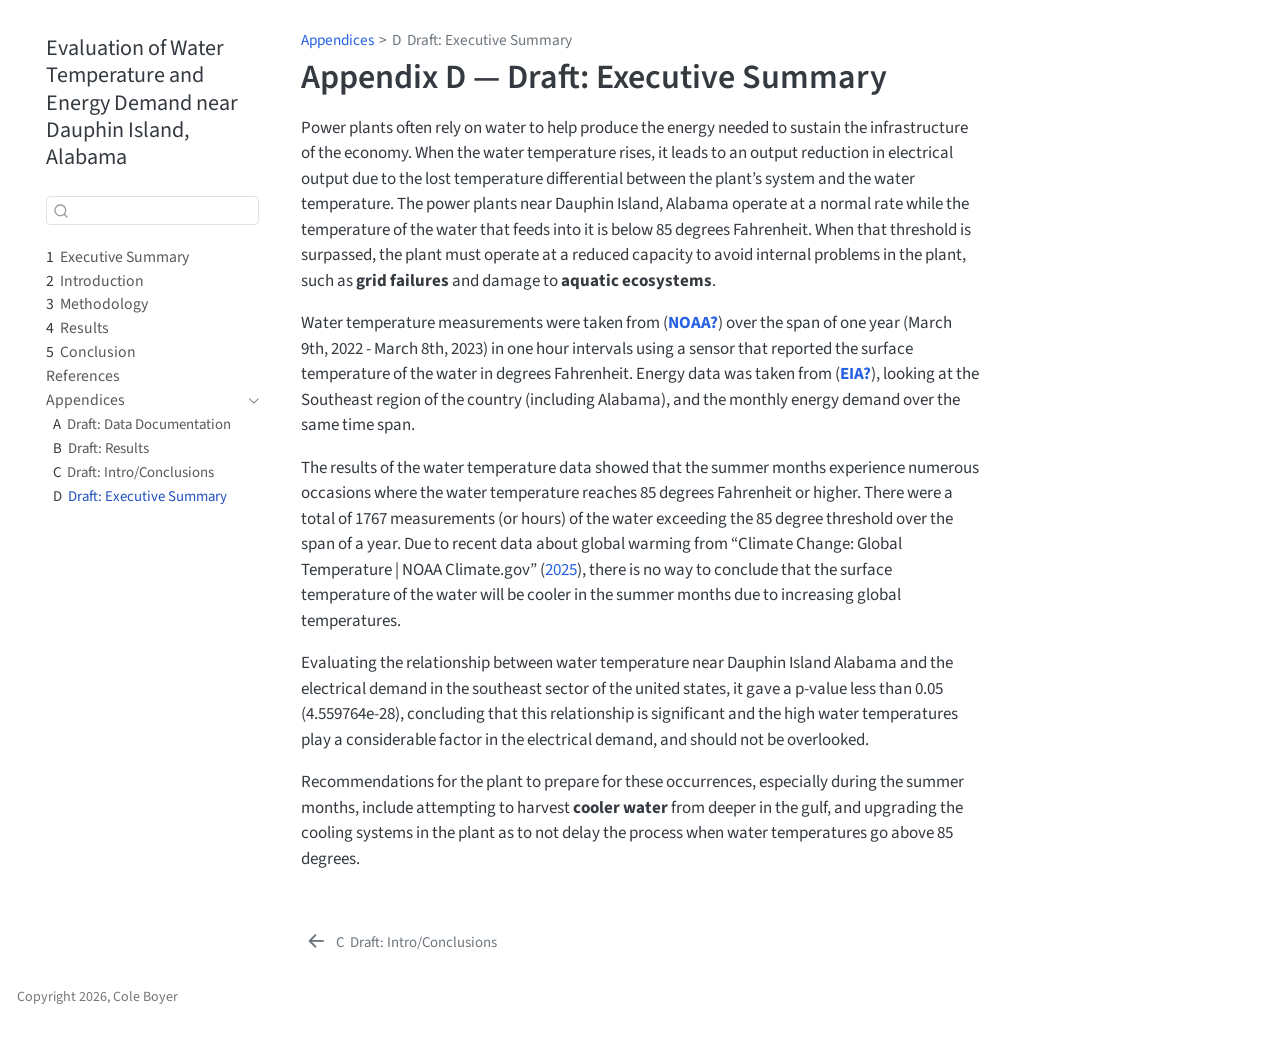
<file: docs/draft-exec-summary.html>
<!DOCTYPE html>
<html xmlns="http://www.w3.org/1999/xhtml" lang="en" xml:lang="en"><head>

<meta charset="utf-8">
<meta name="generator" content="quarto-1.8.27">

<meta name="viewport" content="width=device-width, initial-scale=1.0, user-scalable=yes">


<title>Appendix D — Draft: Executive Summary – Evaluation of Water Temperature and Energy Demand near Dauphin Island, Alabama</title>
<style>
code{white-space: pre-wrap;}
span.smallcaps{font-variant: small-caps;}
div.columns{display: flex; gap: min(4vw, 1.5em);}
div.column{flex: auto; overflow-x: auto;}
div.hanging-indent{margin-left: 1.5em; text-indent: -1.5em;}
ul.task-list{list-style: none;}
ul.task-list li input[type="checkbox"] {
  width: 0.8em;
  margin: 0 0.8em 0.2em -1em; /* quarto-specific, see https://github.com/quarto-dev/quarto-cli/issues/4556 */ 
  vertical-align: middle;
}
/* CSS for citations */
div.csl-bib-body { }
div.csl-entry {
  clear: both;
  margin-bottom: 0em;
}
.hanging-indent div.csl-entry {
  margin-left:2em;
  text-indent:-2em;
}
div.csl-left-margin {
  min-width:2em;
  float:left;
}
div.csl-right-inline {
  margin-left:2em;
  padding-left:1em;
}
div.csl-indent {
  margin-left: 2em;
}</style>


<script src="site_libs/quarto-nav/quarto-nav.js"></script>
<script src="site_libs/quarto-nav/headroom.min.js"></script>
<script src="site_libs/clipboard/clipboard.min.js"></script>
<script src="site_libs/quarto-search/autocomplete.umd.js"></script>
<script src="site_libs/quarto-search/fuse.min.js"></script>
<script src="site_libs/quarto-search/quarto-search.js"></script>
<meta name="quarto:offset" content="./">
<link href="./draft-intro-conclusions.html" rel="prev">
<script src="site_libs/quarto-html/quarto.js" type="module"></script>
<script src="site_libs/quarto-html/tabsets/tabsets.js" type="module"></script>
<script src="site_libs/quarto-html/axe/axe-check.js" type="module"></script>
<script src="site_libs/quarto-html/popper.min.js"></script>
<script src="site_libs/quarto-html/tippy.umd.min.js"></script>
<script src="site_libs/quarto-html/anchor.min.js"></script>
<link href="site_libs/quarto-html/tippy.css" rel="stylesheet">
<link href="site_libs/quarto-html/quarto-syntax-highlighting-b754b9fd3853d7e56faef54c29c5d52b.css" rel="stylesheet" id="quarto-text-highlighting-styles">
<script src="site_libs/bootstrap/bootstrap.min.js"></script>
<link href="site_libs/bootstrap/bootstrap-icons.css" rel="stylesheet">
<link href="site_libs/bootstrap/bootstrap-b075aae51ae52aef6625ffe77079b598.min.css" rel="stylesheet" append-hash="true" id="quarto-bootstrap" data-mode="light">
<script id="quarto-search-options" type="application/json">{
  "location": "sidebar",
  "copy-button": false,
  "collapse-after": 3,
  "panel-placement": "start",
  "type": "textbox",
  "limit": 50,
  "keyboard-shortcut": [
    "f",
    "/",
    "s"
  ],
  "show-item-context": false,
  "language": {
    "search-no-results-text": "No results",
    "search-matching-documents-text": "matching documents",
    "search-copy-link-title": "Copy link to search",
    "search-hide-matches-text": "Hide additional matches",
    "search-more-match-text": "more match in this document",
    "search-more-matches-text": "more matches in this document",
    "search-clear-button-title": "Clear",
    "search-text-placeholder": "",
    "search-detached-cancel-button-title": "Cancel",
    "search-submit-button-title": "Submit",
    "search-label": "Search"
  }
}</script>


</head>

<body class="nav-sidebar floating quarto-light">

<div id="quarto-search-results"></div>
  <header id="quarto-header" class="headroom fixed-top">
  <nav class="quarto-secondary-nav">
    <div class="container-fluid d-flex">
      <button type="button" class="quarto-btn-toggle btn" data-bs-toggle="collapse" role="button" data-bs-target=".quarto-sidebar-collapse-item" aria-controls="quarto-sidebar" aria-expanded="false" aria-label="Toggle sidebar navigation" onclick="if (window.quartoToggleHeadroom) { window.quartoToggleHeadroom(); }">
        <i class="bi bi-layout-text-sidebar-reverse"></i>
      </button>
        <nav class="quarto-page-breadcrumbs" aria-label="breadcrumb"><ol class="breadcrumb"><li class="breadcrumb-item"><a href="./draft-data-doc.html">Appendices</a></li><li class="breadcrumb-item"><a href="./draft-exec-summary.html"><span class="chapter-number">D</span>&nbsp; <span class="chapter-title">Draft: Executive Summary</span></a></li></ol></nav>
        <a class="flex-grow-1" role="navigation" data-bs-toggle="collapse" data-bs-target=".quarto-sidebar-collapse-item" aria-controls="quarto-sidebar" aria-expanded="false" aria-label="Toggle sidebar navigation" onclick="if (window.quartoToggleHeadroom) { window.quartoToggleHeadroom(); }">      
        </a>
      <button type="button" class="btn quarto-search-button" aria-label="Search" onclick="window.quartoOpenSearch();">
        <i class="bi bi-search"></i>
      </button>
    </div>
  </nav>
</header>
<!-- content -->
<div id="quarto-content" class="quarto-container page-columns page-rows-contents page-layout-article">
<!-- sidebar -->
  <nav id="quarto-sidebar" class="sidebar collapse collapse-horizontal quarto-sidebar-collapse-item sidebar-navigation floating overflow-auto">
    <div class="pt-lg-2 mt-2 text-left sidebar-header">
    <div class="sidebar-title mb-0 py-0">
      <a href="./">Evaluation of Water Temperature and Energy Demand near Dauphin Island, Alabama</a> 
    </div>
      </div>
        <div class="mt-2 flex-shrink-0 align-items-center">
        <div class="sidebar-search">
        <div id="quarto-search" class="" title="Search"></div>
        </div>
        </div>
    <div class="sidebar-menu-container"> 
    <ul class="list-unstyled mt-1">
        <li class="sidebar-item">
  <div class="sidebar-item-container"> 
  <a href="./index.html" class="sidebar-item-text sidebar-link">
 <span class="menu-text"><span class="chapter-number">1</span>&nbsp; <span class="chapter-title">Executive Summary</span></span></a>
  </div>
</li>
        <li class="sidebar-item">
  <div class="sidebar-item-container"> 
  <a href="./intro.html" class="sidebar-item-text sidebar-link">
 <span class="menu-text"><span class="chapter-number">2</span>&nbsp; <span class="chapter-title">Introduction</span></span></a>
  </div>
</li>
        <li class="sidebar-item">
  <div class="sidebar-item-container"> 
  <a href="./data-doc.html" class="sidebar-item-text sidebar-link">
 <span class="menu-text"><span class="chapter-number">3</span>&nbsp; <span class="chapter-title">Methodology</span></span></a>
  </div>
</li>
        <li class="sidebar-item">
  <div class="sidebar-item-container"> 
  <a href="./results.html" class="sidebar-item-text sidebar-link">
 <span class="menu-text"><span class="chapter-number">4</span>&nbsp; <span class="chapter-title">Results</span></span></a>
  </div>
</li>
        <li class="sidebar-item">
  <div class="sidebar-item-container"> 
  <a href="./conclusion.html" class="sidebar-item-text sidebar-link">
 <span class="menu-text"><span class="chapter-number">5</span>&nbsp; <span class="chapter-title">Conclusion</span></span></a>
  </div>
</li>
        <li class="sidebar-item">
  <div class="sidebar-item-container"> 
  <a href="./references.html" class="sidebar-item-text sidebar-link">
 <span class="menu-text">References</span></a>
  </div>
</li>
        <li class="sidebar-item sidebar-item-section">
      <div class="sidebar-item-container"> 
            <a class="sidebar-item-text sidebar-link text-start" data-bs-toggle="collapse" data-bs-target="#quarto-sidebar-section-1" role="navigation" aria-expanded="true">
 <span class="menu-text">Appendices</span></a>
          <a class="sidebar-item-toggle text-start" data-bs-toggle="collapse" data-bs-target="#quarto-sidebar-section-1" role="navigation" aria-expanded="true" aria-label="Toggle section">
            <i class="bi bi-chevron-right ms-2"></i>
          </a> 
      </div>
      <ul id="quarto-sidebar-section-1" class="collapse list-unstyled sidebar-section depth1 show">  
          <li class="sidebar-item">
  <div class="sidebar-item-container"> 
  <a href="./draft-data-doc.html" class="sidebar-item-text sidebar-link">
 <span class="menu-text"><span class="chapter-number">A</span>&nbsp; <span class="chapter-title">Draft: Data Documentation</span></span></a>
  </div>
</li>
          <li class="sidebar-item">
  <div class="sidebar-item-container"> 
  <a href="./draft-results.html" class="sidebar-item-text sidebar-link">
 <span class="menu-text"><span class="chapter-number">B</span>&nbsp; <span class="chapter-title">Draft: Results</span></span></a>
  </div>
</li>
          <li class="sidebar-item">
  <div class="sidebar-item-container"> 
  <a href="./draft-intro-conclusions.html" class="sidebar-item-text sidebar-link">
 <span class="menu-text"><span class="chapter-number">C</span>&nbsp; <span class="chapter-title">Draft: Intro/Conclusions</span></span></a>
  </div>
</li>
          <li class="sidebar-item">
  <div class="sidebar-item-container"> 
  <a href="./draft-exec-summary.html" class="sidebar-item-text sidebar-link active">
 <span class="menu-text"><span class="chapter-number">D</span>&nbsp; <span class="chapter-title">Draft: Executive Summary</span></span></a>
  </div>
</li>
      </ul>
  </li>
    </ul>
    </div>
</nav>
<div id="quarto-sidebar-glass" class="quarto-sidebar-collapse-item" data-bs-toggle="collapse" data-bs-target=".quarto-sidebar-collapse-item"></div>
<!-- margin-sidebar -->
    <div id="quarto-margin-sidebar" class="sidebar margin-sidebar zindex-bottom">
        
    </div>
<!-- main -->
<main class="content" id="quarto-document-content">

<header id="title-block-header" class="quarto-title-block default"><nav class="quarto-page-breadcrumbs quarto-title-breadcrumbs d-none d-lg-block" aria-label="breadcrumb"><ol class="breadcrumb"><li class="breadcrumb-item"><a href="./draft-data-doc.html">Appendices</a></li><li class="breadcrumb-item"><a href="./draft-exec-summary.html"><span class="chapter-number">D</span>&nbsp; <span class="chapter-title">Draft: Executive Summary</span></a></li></ol></nav>
<div class="quarto-title">
<h1 class="title">Appendix D — Draft: Executive Summary</h1>
</div>



<div class="quarto-title-meta">

    
  
    
  </div>
  


</header>


<p>Power plants often rely on water to help produce the energy needed to sustain the infrastructure of the economy. When the water temperature rises, it leads to an output reduction in electrical output due to the lost temperature differential between the plant’s system and the water temperature. The power plants near Dauphin Island, Alabama operate at a normal rate while the temperature of the water that feeds into it is below 85 degrees Fahrenheit. When that threshold is surpassed, the plant must operate at a reduced capacity to avoid internal problems in the plant, such as <strong>grid failures</strong> and damage to <strong>aquatic ecosystems</strong>.</p>
<p>Water temperature measurements were taken from <span class="citation" data-cites="NOAA">(<a href="references.html#ref-NOAA" role="doc-biblioref"><strong>NOAA?</strong></a>)</span> over the span of one year (March 9th, 2022 - March 8th, 2023) in one hour intervals using a sensor that reported the surface temperature of the water in degrees Fahrenheit. Energy data was taken from <span class="citation" data-cites="EIA">(<a href="references.html#ref-EIA" role="doc-biblioref"><strong>EIA?</strong></a>)</span>, looking at the Southeast region of the country (including Alabama), and the monthly energy demand over the same time span.</p>
<p>The results of the water temperature data showed that the summer months experience numerous occasions where the water temperature reaches 85 degrees Fahrenheit or higher. There were a total of 1767 measurements (or hours) of the water exceeding the 85 degree threshold over the span of a year. Due to recent data about global warming from <span class="citation" data-cites="climate2025"><span>“Climate Change: Global Temperature | NOAA Climate.gov”</span> (<a href="references.html#ref-climate2025" role="doc-biblioref">2025</a>)</span>, there is no way to conclude that the surface temperature of the water will be cooler in the summer months due to increasing global temperatures.</p>
<p>Evaluating the relationship between water temperature near Dauphin Island Alabama and the electrical demand in the southeast sector of the united states, it gave a p-value less than 0.05 (4.559764e-28), concluding that this relationship is significant and the high water temperatures play a considerable factor in the electrical demand, and should not be overlooked.</p>
<p>Recommendations for the plant to prepare for these occurrences, especially during the summer months, include attempting to harvest <strong>cooler water</strong> from deeper in the gulf, and upgrading the cooling systems in the plant as to not delay the process when water temperatures go above 85 degrees.</p>


<div id="refs" class="references csl-bib-body hanging-indent" data-entry-spacing="0" role="list" style="display: none">
<div id="ref-climate2025" class="csl-entry" role="listitem">
<span>“Climate Change: Global Temperature | NOAA Climate.gov.”</span> 2025. <a href="https://www.climate.gov/news-features/understanding-climate/climate-change-global-temperature">https://www.climate.gov/news-features/understanding-climate/climate-change-global-temperature</a>.
</div>
</div>

</main> <!-- /main -->
<script id="quarto-html-after-body" type="application/javascript">
  window.document.addEventListener("DOMContentLoaded", function (event) {
    const icon = "";
    const anchorJS = new window.AnchorJS();
    anchorJS.options = {
      placement: 'right',
      icon: icon
    };
    anchorJS.add('.anchored');
    const isCodeAnnotation = (el) => {
      for (const clz of el.classList) {
        if (clz.startsWith('code-annotation-')) {                     
          return true;
        }
      }
      return false;
    }
    const onCopySuccess = function(e) {
      // button target
      const button = e.trigger;
      // don't keep focus
      button.blur();
      // flash "checked"
      button.classList.add('code-copy-button-checked');
      var currentTitle = button.getAttribute("title");
      button.setAttribute("title", "Copied!");
      let tooltip;
      if (window.bootstrap) {
        button.setAttribute("data-bs-toggle", "tooltip");
        button.setAttribute("data-bs-placement", "left");
        button.setAttribute("data-bs-title", "Copied!");
        tooltip = new bootstrap.Tooltip(button, 
          { trigger: "manual", 
            customClass: "code-copy-button-tooltip",
            offset: [0, -8]});
        tooltip.show();    
      }
      setTimeout(function() {
        if (tooltip) {
          tooltip.hide();
          button.removeAttribute("data-bs-title");
          button.removeAttribute("data-bs-toggle");
          button.removeAttribute("data-bs-placement");
        }
        button.setAttribute("title", currentTitle);
        button.classList.remove('code-copy-button-checked');
      }, 1000);
      // clear code selection
      e.clearSelection();
    }
    const getTextToCopy = function(trigger) {
      const outerScaffold = trigger.parentElement.cloneNode(true);
      const codeEl = outerScaffold.querySelector('code');
      for (const childEl of codeEl.children) {
        if (isCodeAnnotation(childEl)) {
          childEl.remove();
        }
      }
      return codeEl.innerText;
    }
    const clipboard = new window.ClipboardJS('.code-copy-button:not([data-in-quarto-modal])', {
      text: getTextToCopy
    });
    clipboard.on('success', onCopySuccess);
    if (window.document.getElementById('quarto-embedded-source-code-modal')) {
      const clipboardModal = new window.ClipboardJS('.code-copy-button[data-in-quarto-modal]', {
        text: getTextToCopy,
        container: window.document.getElementById('quarto-embedded-source-code-modal')
      });
      clipboardModal.on('success', onCopySuccess);
    }
      var localhostRegex = new RegExp(/^(?:http|https):\/\/localhost\:?[0-9]*\//);
      var mailtoRegex = new RegExp(/^mailto:/);
        var filterRegex = new RegExp('/' + window.location.host + '/');
      var isInternal = (href) => {
          return filterRegex.test(href) || localhostRegex.test(href) || mailtoRegex.test(href);
      }
      // Inspect non-navigation links and adorn them if external
     var links = window.document.querySelectorAll('a[href]:not(.nav-link):not(.navbar-brand):not(.toc-action):not(.sidebar-link):not(.sidebar-item-toggle):not(.pagination-link):not(.no-external):not([aria-hidden]):not(.dropdown-item):not(.quarto-navigation-tool):not(.about-link)');
      for (var i=0; i<links.length; i++) {
        const link = links[i];
        if (!isInternal(link.href)) {
          // undo the damage that might have been done by quarto-nav.js in the case of
          // links that we want to consider external
          if (link.dataset.originalHref !== undefined) {
            link.href = link.dataset.originalHref;
          }
        }
      }
    function tippyHover(el, contentFn, onTriggerFn, onUntriggerFn) {
      const config = {
        allowHTML: true,
        maxWidth: 500,
        delay: 100,
        arrow: false,
        appendTo: function(el) {
            return el.parentElement;
        },
        interactive: true,
        interactiveBorder: 10,
        theme: 'quarto',
        placement: 'bottom-start',
      };
      if (contentFn) {
        config.content = contentFn;
      }
      if (onTriggerFn) {
        config.onTrigger = onTriggerFn;
      }
      if (onUntriggerFn) {
        config.onUntrigger = onUntriggerFn;
      }
      window.tippy(el, config); 
    }
    const noterefs = window.document.querySelectorAll('a[role="doc-noteref"]');
    for (var i=0; i<noterefs.length; i++) {
      const ref = noterefs[i];
      tippyHover(ref, function() {
        // use id or data attribute instead here
        let href = ref.getAttribute('data-footnote-href') || ref.getAttribute('href');
        try { href = new URL(href).hash; } catch {}
        const id = href.replace(/^#\/?/, "");
        const note = window.document.getElementById(id);
        if (note) {
          return note.innerHTML;
        } else {
          return "";
        }
      });
    }
    const xrefs = window.document.querySelectorAll('a.quarto-xref');
    const processXRef = (id, note) => {
      // Strip column container classes
      const stripColumnClz = (el) => {
        el.classList.remove("page-full", "page-columns");
        if (el.children) {
          for (const child of el.children) {
            stripColumnClz(child);
          }
        }
      }
      stripColumnClz(note)
      if (id === null || id.startsWith('sec-')) {
        // Special case sections, only their first couple elements
        const container = document.createElement("div");
        if (note.children && note.children.length > 2) {
          container.appendChild(note.children[0].cloneNode(true));
          for (let i = 1; i < note.children.length; i++) {
            const child = note.children[i];
            if (child.tagName === "P" && child.innerText === "") {
              continue;
            } else {
              container.appendChild(child.cloneNode(true));
              break;
            }
          }
          if (window.Quarto?.typesetMath) {
            window.Quarto.typesetMath(container);
          }
          return container.innerHTML
        } else {
          if (window.Quarto?.typesetMath) {
            window.Quarto.typesetMath(note);
          }
          return note.innerHTML;
        }
      } else {
        // Remove any anchor links if they are present
        const anchorLink = note.querySelector('a.anchorjs-link');
        if (anchorLink) {
          anchorLink.remove();
        }
        if (window.Quarto?.typesetMath) {
          window.Quarto.typesetMath(note);
        }
        if (note.classList.contains("callout")) {
          return note.outerHTML;
        } else {
          return note.innerHTML;
        }
      }
    }
    for (var i=0; i<xrefs.length; i++) {
      const xref = xrefs[i];
      tippyHover(xref, undefined, function(instance) {
        instance.disable();
        let url = xref.getAttribute('href');
        let hash = undefined; 
        if (url.startsWith('#')) {
          hash = url;
        } else {
          try { hash = new URL(url).hash; } catch {}
        }
        if (hash) {
          const id = hash.replace(/^#\/?/, "");
          const note = window.document.getElementById(id);
          if (note !== null) {
            try {
              const html = processXRef(id, note.cloneNode(true));
              instance.setContent(html);
            } finally {
              instance.enable();
              instance.show();
            }
          } else {
            // See if we can fetch this
            fetch(url.split('#')[0])
            .then(res => res.text())
            .then(html => {
              const parser = new DOMParser();
              const htmlDoc = parser.parseFromString(html, "text/html");
              const note = htmlDoc.getElementById(id);
              if (note !== null) {
                const html = processXRef(id, note);
                instance.setContent(html);
              } 
            }).finally(() => {
              instance.enable();
              instance.show();
            });
          }
        } else {
          // See if we can fetch a full url (with no hash to target)
          // This is a special case and we should probably do some content thinning / targeting
          fetch(url)
          .then(res => res.text())
          .then(html => {
            const parser = new DOMParser();
            const htmlDoc = parser.parseFromString(html, "text/html");
            const note = htmlDoc.querySelector('main.content');
            if (note !== null) {
              // This should only happen for chapter cross references
              // (since there is no id in the URL)
              // remove the first header
              if (note.children.length > 0 && note.children[0].tagName === "HEADER") {
                note.children[0].remove();
              }
              const html = processXRef(null, note);
              instance.setContent(html);
            } 
          }).finally(() => {
            instance.enable();
            instance.show();
          });
        }
      }, function(instance) {
      });
    }
        let selectedAnnoteEl;
        const selectorForAnnotation = ( cell, annotation) => {
          let cellAttr = 'data-code-cell="' + cell + '"';
          let lineAttr = 'data-code-annotation="' +  annotation + '"';
          const selector = 'span[' + cellAttr + '][' + lineAttr + ']';
          return selector;
        }
        const selectCodeLines = (annoteEl) => {
          const doc = window.document;
          const targetCell = annoteEl.getAttribute("data-target-cell");
          const targetAnnotation = annoteEl.getAttribute("data-target-annotation");
          const annoteSpan = window.document.querySelector(selectorForAnnotation(targetCell, targetAnnotation));
          const lines = annoteSpan.getAttribute("data-code-lines").split(",");
          const lineIds = lines.map((line) => {
            return targetCell + "-" + line;
          })
          let top = null;
          let height = null;
          let parent = null;
          if (lineIds.length > 0) {
              //compute the position of the single el (top and bottom and make a div)
              const el = window.document.getElementById(lineIds[0]);
              top = el.offsetTop;
              height = el.offsetHeight;
              parent = el.parentElement.parentElement;
            if (lineIds.length > 1) {
              const lastEl = window.document.getElementById(lineIds[lineIds.length - 1]);
              const bottom = lastEl.offsetTop + lastEl.offsetHeight;
              height = bottom - top;
            }
            if (top !== null && height !== null && parent !== null) {
              // cook up a div (if necessary) and position it 
              let div = window.document.getElementById("code-annotation-line-highlight");
              if (div === null) {
                div = window.document.createElement("div");
                div.setAttribute("id", "code-annotation-line-highlight");
                div.style.position = 'absolute';
                parent.appendChild(div);
              }
              div.style.top = top - 2 + "px";
              div.style.height = height + 4 + "px";
              div.style.left = 0;
              let gutterDiv = window.document.getElementById("code-annotation-line-highlight-gutter");
              if (gutterDiv === null) {
                gutterDiv = window.document.createElement("div");
                gutterDiv.setAttribute("id", "code-annotation-line-highlight-gutter");
                gutterDiv.style.position = 'absolute';
                const codeCell = window.document.getElementById(targetCell);
                const gutter = codeCell.querySelector('.code-annotation-gutter');
                gutter.appendChild(gutterDiv);
              }
              gutterDiv.style.top = top - 2 + "px";
              gutterDiv.style.height = height + 4 + "px";
            }
            selectedAnnoteEl = annoteEl;
          }
        };
        const unselectCodeLines = () => {
          const elementsIds = ["code-annotation-line-highlight", "code-annotation-line-highlight-gutter"];
          elementsIds.forEach((elId) => {
            const div = window.document.getElementById(elId);
            if (div) {
              div.remove();
            }
          });
          selectedAnnoteEl = undefined;
        };
          // Handle positioning of the toggle
      window.addEventListener(
        "resize",
        throttle(() => {
          elRect = undefined;
          if (selectedAnnoteEl) {
            selectCodeLines(selectedAnnoteEl);
          }
        }, 10)
      );
      function throttle(fn, ms) {
      let throttle = false;
      let timer;
        return (...args) => {
          if(!throttle) { // first call gets through
              fn.apply(this, args);
              throttle = true;
          } else { // all the others get throttled
              if(timer) clearTimeout(timer); // cancel #2
              timer = setTimeout(() => {
                fn.apply(this, args);
                timer = throttle = false;
              }, ms);
          }
        };
      }
        // Attach click handler to the DT
        const annoteDls = window.document.querySelectorAll('dt[data-target-cell]');
        for (const annoteDlNode of annoteDls) {
          annoteDlNode.addEventListener('click', (event) => {
            const clickedEl = event.target;
            if (clickedEl !== selectedAnnoteEl) {
              unselectCodeLines();
              const activeEl = window.document.querySelector('dt[data-target-cell].code-annotation-active');
              if (activeEl) {
                activeEl.classList.remove('code-annotation-active');
              }
              selectCodeLines(clickedEl);
              clickedEl.classList.add('code-annotation-active');
            } else {
              // Unselect the line
              unselectCodeLines();
              clickedEl.classList.remove('code-annotation-active');
            }
          });
        }
    const findCites = (el) => {
      const parentEl = el.parentElement;
      if (parentEl) {
        const cites = parentEl.dataset.cites;
        if (cites) {
          return {
            el,
            cites: cites.split(' ')
          };
        } else {
          return findCites(el.parentElement)
        }
      } else {
        return undefined;
      }
    };
    var bibliorefs = window.document.querySelectorAll('a[role="doc-biblioref"]');
    for (var i=0; i<bibliorefs.length; i++) {
      const ref = bibliorefs[i];
      const citeInfo = findCites(ref);
      if (citeInfo) {
        tippyHover(citeInfo.el, function() {
          var popup = window.document.createElement('div');
          citeInfo.cites.forEach(function(cite) {
            var citeDiv = window.document.createElement('div');
            citeDiv.classList.add('hanging-indent');
            citeDiv.classList.add('csl-entry');
            var biblioDiv = window.document.getElementById('ref-' + cite);
            if (biblioDiv) {
              citeDiv.innerHTML = biblioDiv.innerHTML;
            }
            popup.appendChild(citeDiv);
          });
          return popup.innerHTML;
        });
      }
    }
  });
  </script>
<nav class="page-navigation">
  <div class="nav-page nav-page-previous">
      <a href="./draft-intro-conclusions.html" class="pagination-link" aria-label="Draft: Intro/Conclusions">
        <i class="bi bi-arrow-left-short"></i> <span class="nav-page-text"><span class="chapter-number">C</span>&nbsp; <span class="chapter-title">Draft: Intro/Conclusions</span></span>
      </a>          
  </div>
  <div class="nav-page nav-page-next">
  </div>
</nav>
</div> <!-- /content -->
<footer class="footer">
  <div class="nav-footer">
    <div class="nav-footer-left">
<p>Copyright 2026, Cole Boyer</p>
</div>   
    <div class="nav-footer-center">
      &nbsp;
    </div>
    <div class="nav-footer-right">
      &nbsp;
    </div>
  </div>
</footer>




</body></html>
</file>
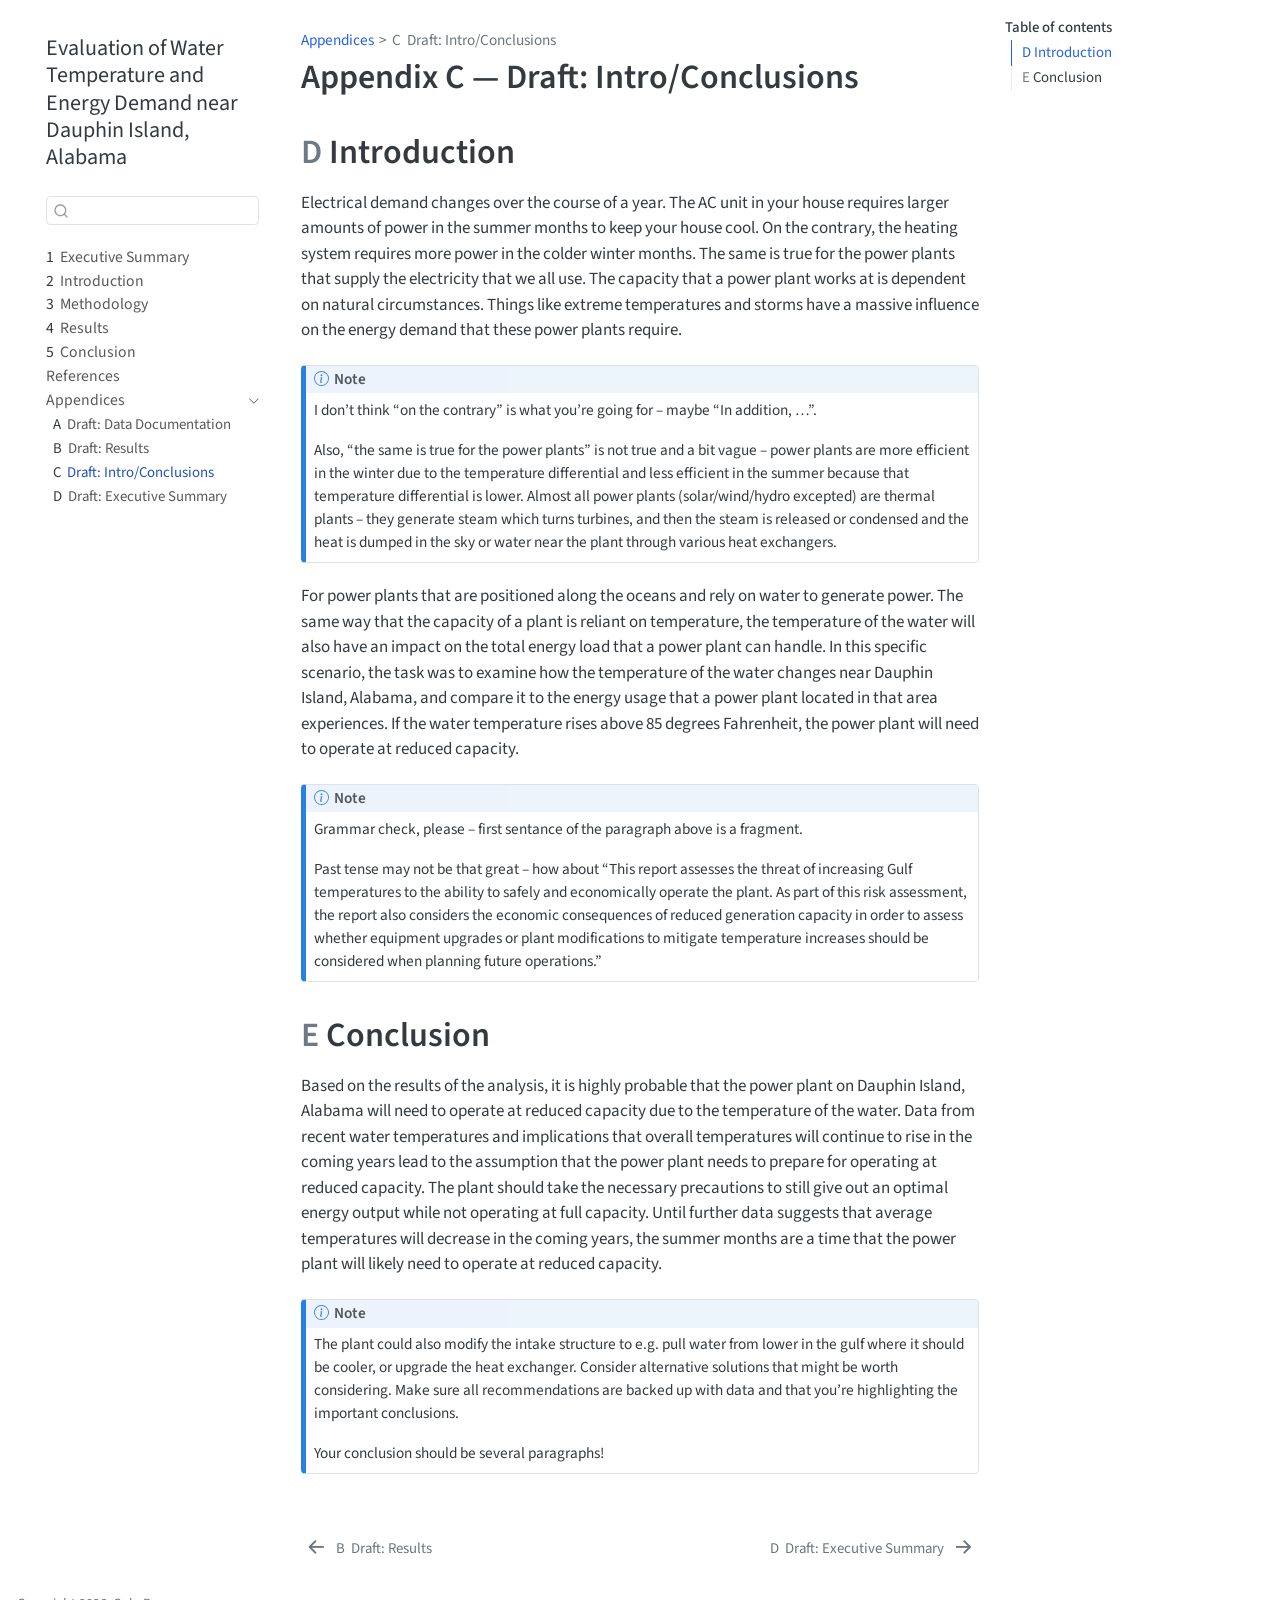
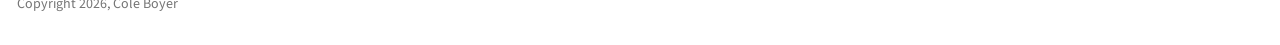
<file: docs/draft-intro-conclusions.html>
<!DOCTYPE html>
<html xmlns="http://www.w3.org/1999/xhtml" lang="en" xml:lang="en"><head>

<meta charset="utf-8">
<meta name="generator" content="quarto-1.8.27">

<meta name="viewport" content="width=device-width, initial-scale=1.0, user-scalable=yes">


<title>Appendix C — Draft: Intro/Conclusions – Evaluation of Water Temperature and Energy Demand near Dauphin Island, Alabama</title>
<style>
code{white-space: pre-wrap;}
span.smallcaps{font-variant: small-caps;}
div.columns{display: flex; gap: min(4vw, 1.5em);}
div.column{flex: auto; overflow-x: auto;}
div.hanging-indent{margin-left: 1.5em; text-indent: -1.5em;}
ul.task-list{list-style: none;}
ul.task-list li input[type="checkbox"] {
  width: 0.8em;
  margin: 0 0.8em 0.2em -1em; /* quarto-specific, see https://github.com/quarto-dev/quarto-cli/issues/4556 */ 
  vertical-align: middle;
}
</style>


<script src="site_libs/quarto-nav/quarto-nav.js"></script>
<script src="site_libs/quarto-nav/headroom.min.js"></script>
<script src="site_libs/clipboard/clipboard.min.js"></script>
<script src="site_libs/quarto-search/autocomplete.umd.js"></script>
<script src="site_libs/quarto-search/fuse.min.js"></script>
<script src="site_libs/quarto-search/quarto-search.js"></script>
<meta name="quarto:offset" content="./">
<link href="./draft-exec-summary.html" rel="next">
<link href="./draft-results.html" rel="prev">
<script src="site_libs/quarto-html/quarto.js" type="module"></script>
<script src="site_libs/quarto-html/tabsets/tabsets.js" type="module"></script>
<script src="site_libs/quarto-html/axe/axe-check.js" type="module"></script>
<script src="site_libs/quarto-html/popper.min.js"></script>
<script src="site_libs/quarto-html/tippy.umd.min.js"></script>
<script src="site_libs/quarto-html/anchor.min.js"></script>
<link href="site_libs/quarto-html/tippy.css" rel="stylesheet">
<link href="site_libs/quarto-html/quarto-syntax-highlighting-b754b9fd3853d7e56faef54c29c5d52b.css" rel="stylesheet" id="quarto-text-highlighting-styles">
<script src="site_libs/bootstrap/bootstrap.min.js"></script>
<link href="site_libs/bootstrap/bootstrap-icons.css" rel="stylesheet">
<link href="site_libs/bootstrap/bootstrap-b075aae51ae52aef6625ffe77079b598.min.css" rel="stylesheet" append-hash="true" id="quarto-bootstrap" data-mode="light">
<script id="quarto-search-options" type="application/json">{
  "location": "sidebar",
  "copy-button": false,
  "collapse-after": 3,
  "panel-placement": "start",
  "type": "textbox",
  "limit": 50,
  "keyboard-shortcut": [
    "f",
    "/",
    "s"
  ],
  "show-item-context": false,
  "language": {
    "search-no-results-text": "No results",
    "search-matching-documents-text": "matching documents",
    "search-copy-link-title": "Copy link to search",
    "search-hide-matches-text": "Hide additional matches",
    "search-more-match-text": "more match in this document",
    "search-more-matches-text": "more matches in this document",
    "search-clear-button-title": "Clear",
    "search-text-placeholder": "",
    "search-detached-cancel-button-title": "Cancel",
    "search-submit-button-title": "Submit",
    "search-label": "Search"
  }
}</script>


</head>

<body class="nav-sidebar floating quarto-light">

<div id="quarto-search-results"></div>
  <header id="quarto-header" class="headroom fixed-top">
  <nav class="quarto-secondary-nav">
    <div class="container-fluid d-flex">
      <button type="button" class="quarto-btn-toggle btn" data-bs-toggle="collapse" role="button" data-bs-target=".quarto-sidebar-collapse-item" aria-controls="quarto-sidebar" aria-expanded="false" aria-label="Toggle sidebar navigation" onclick="if (window.quartoToggleHeadroom) { window.quartoToggleHeadroom(); }">
        <i class="bi bi-layout-text-sidebar-reverse"></i>
      </button>
        <nav class="quarto-page-breadcrumbs" aria-label="breadcrumb"><ol class="breadcrumb"><li class="breadcrumb-item"><a href="./draft-data-doc.html">Appendices</a></li><li class="breadcrumb-item"><a href="./draft-intro-conclusions.html"><span class="chapter-number">C</span>&nbsp; <span class="chapter-title">Draft: Intro/Conclusions</span></a></li></ol></nav>
        <a class="flex-grow-1" role="navigation" data-bs-toggle="collapse" data-bs-target=".quarto-sidebar-collapse-item" aria-controls="quarto-sidebar" aria-expanded="false" aria-label="Toggle sidebar navigation" onclick="if (window.quartoToggleHeadroom) { window.quartoToggleHeadroom(); }">      
        </a>
      <button type="button" class="btn quarto-search-button" aria-label="Search" onclick="window.quartoOpenSearch();">
        <i class="bi bi-search"></i>
      </button>
    </div>
  </nav>
</header>
<!-- content -->
<div id="quarto-content" class="quarto-container page-columns page-rows-contents page-layout-article">
<!-- sidebar -->
  <nav id="quarto-sidebar" class="sidebar collapse collapse-horizontal quarto-sidebar-collapse-item sidebar-navigation floating overflow-auto">
    <div class="pt-lg-2 mt-2 text-left sidebar-header">
    <div class="sidebar-title mb-0 py-0">
      <a href="./">Evaluation of Water Temperature and Energy Demand near Dauphin Island, Alabama</a> 
    </div>
      </div>
        <div class="mt-2 flex-shrink-0 align-items-center">
        <div class="sidebar-search">
        <div id="quarto-search" class="" title="Search"></div>
        </div>
        </div>
    <div class="sidebar-menu-container"> 
    <ul class="list-unstyled mt-1">
        <li class="sidebar-item">
  <div class="sidebar-item-container"> 
  <a href="./index.html" class="sidebar-item-text sidebar-link">
 <span class="menu-text"><span class="chapter-number">1</span>&nbsp; <span class="chapter-title">Executive Summary</span></span></a>
  </div>
</li>
        <li class="sidebar-item">
  <div class="sidebar-item-container"> 
  <a href="./intro.html" class="sidebar-item-text sidebar-link">
 <span class="menu-text"><span class="chapter-number">2</span>&nbsp; <span class="chapter-title">Introduction</span></span></a>
  </div>
</li>
        <li class="sidebar-item">
  <div class="sidebar-item-container"> 
  <a href="./data-doc.html" class="sidebar-item-text sidebar-link">
 <span class="menu-text"><span class="chapter-number">3</span>&nbsp; <span class="chapter-title">Methodology</span></span></a>
  </div>
</li>
        <li class="sidebar-item">
  <div class="sidebar-item-container"> 
  <a href="./results.html" class="sidebar-item-text sidebar-link">
 <span class="menu-text"><span class="chapter-number">4</span>&nbsp; <span class="chapter-title">Results</span></span></a>
  </div>
</li>
        <li class="sidebar-item">
  <div class="sidebar-item-container"> 
  <a href="./conclusion.html" class="sidebar-item-text sidebar-link">
 <span class="menu-text"><span class="chapter-number">5</span>&nbsp; <span class="chapter-title">Conclusion</span></span></a>
  </div>
</li>
        <li class="sidebar-item">
  <div class="sidebar-item-container"> 
  <a href="./references.html" class="sidebar-item-text sidebar-link">
 <span class="menu-text">References</span></a>
  </div>
</li>
        <li class="sidebar-item sidebar-item-section">
      <div class="sidebar-item-container"> 
            <a class="sidebar-item-text sidebar-link text-start" data-bs-toggle="collapse" data-bs-target="#quarto-sidebar-section-1" role="navigation" aria-expanded="true">
 <span class="menu-text">Appendices</span></a>
          <a class="sidebar-item-toggle text-start" data-bs-toggle="collapse" data-bs-target="#quarto-sidebar-section-1" role="navigation" aria-expanded="true" aria-label="Toggle section">
            <i class="bi bi-chevron-right ms-2"></i>
          </a> 
      </div>
      <ul id="quarto-sidebar-section-1" class="collapse list-unstyled sidebar-section depth1 show">  
          <li class="sidebar-item">
  <div class="sidebar-item-container"> 
  <a href="./draft-data-doc.html" class="sidebar-item-text sidebar-link">
 <span class="menu-text"><span class="chapter-number">A</span>&nbsp; <span class="chapter-title">Draft: Data Documentation</span></span></a>
  </div>
</li>
          <li class="sidebar-item">
  <div class="sidebar-item-container"> 
  <a href="./draft-results.html" class="sidebar-item-text sidebar-link">
 <span class="menu-text"><span class="chapter-number">B</span>&nbsp; <span class="chapter-title">Draft: Results</span></span></a>
  </div>
</li>
          <li class="sidebar-item">
  <div class="sidebar-item-container"> 
  <a href="./draft-intro-conclusions.html" class="sidebar-item-text sidebar-link active">
 <span class="menu-text"><span class="chapter-number">C</span>&nbsp; <span class="chapter-title">Draft: Intro/Conclusions</span></span></a>
  </div>
</li>
          <li class="sidebar-item">
  <div class="sidebar-item-container"> 
  <a href="./draft-exec-summary.html" class="sidebar-item-text sidebar-link">
 <span class="menu-text"><span class="chapter-number">D</span>&nbsp; <span class="chapter-title">Draft: Executive Summary</span></span></a>
  </div>
</li>
      </ul>
  </li>
    </ul>
    </div>
</nav>
<div id="quarto-sidebar-glass" class="quarto-sidebar-collapse-item" data-bs-toggle="collapse" data-bs-target=".quarto-sidebar-collapse-item"></div>
<!-- margin-sidebar -->
    <div id="quarto-margin-sidebar" class="sidebar margin-sidebar">
        <nav id="TOC" role="doc-toc" class="toc-active">
    <h2 id="toc-title">Table of contents</h2>
   
  <ul>
  <li><a href="#introduction" id="toc-introduction" class="nav-link active" data-scroll-target="#introduction"><span class="header-section-number">D</span> Introduction</a></li>
  <li><a href="#conclusion" id="toc-conclusion" class="nav-link" data-scroll-target="#conclusion"><span class="header-section-number">E</span> Conclusion</a></li>
  </ul>
</nav>
    </div>
<!-- main -->
<main class="content" id="quarto-document-content">

<header id="title-block-header" class="quarto-title-block default"><nav class="quarto-page-breadcrumbs quarto-title-breadcrumbs d-none d-lg-block" aria-label="breadcrumb"><ol class="breadcrumb"><li class="breadcrumb-item"><a href="./draft-data-doc.html">Appendices</a></li><li class="breadcrumb-item"><a href="./draft-intro-conclusions.html"><span class="chapter-number">C</span>&nbsp; <span class="chapter-title">Draft: Intro/Conclusions</span></a></li></ol></nav>
<div class="quarto-title">
<h1 class="title">Appendix C — Draft: Intro/Conclusions</h1>
</div>



<div class="quarto-title-meta">

    
  
    
  </div>
  


</header>


<section id="introduction" class="level1" data-number="D">
<h1 data-number="D"><span class="header-section-number">D</span> Introduction</h1>
<p>Electrical demand changes over the course of a year. The AC unit in your house requires larger amounts of power in the summer months to keep your house cool. On the contrary, the heating system requires more power in the colder winter months. The same is true for the power plants that supply the electricity that we all use. The capacity that a power plant works at is dependent on natural circumstances. Things like extreme temperatures and storms have a massive influence on the energy demand that these power plants require.</p>
<div class="callout callout-style-default callout-note callout-titled">
<div class="callout-header d-flex align-content-center">
<div class="callout-icon-container">
<i class="callout-icon"></i>
</div>
<div class="callout-title-container flex-fill">
Note
</div>
</div>
<div class="callout-body-container callout-body">
<p>I don’t think “on the contrary” is what you’re going for – maybe “In addition, …”.</p>
<p>Also, “the same is true for the power plants” is not true and a bit vague – power plants are more efficient in the winter due to the temperature differential and less efficient in the summer because that temperature differential is lower. Almost all power plants (solar/wind/hydro excepted) are thermal plants – they generate steam which turns turbines, and then the steam is released or condensed and the heat is dumped in the sky or water near the plant through various heat exchangers.</p>
</div>
</div>
<p>For power plants that are positioned along the oceans and rely on water to generate power. The same way that the capacity of a plant is reliant on temperature, the temperature of the water will also have an impact on the total energy load that a power plant can handle. In this specific scenario, the task was to examine how the temperature of the water changes near Dauphin Island, Alabama, and compare it to the energy usage that a power plant located in that area experiences. If the water temperature rises above 85 degrees Fahrenheit, the power plant will need to operate at reduced capacity.</p>
<div class="callout callout-style-default callout-note callout-titled">
<div class="callout-header d-flex align-content-center">
<div class="callout-icon-container">
<i class="callout-icon"></i>
</div>
<div class="callout-title-container flex-fill">
Note
</div>
</div>
<div class="callout-body-container callout-body">
<p>Grammar check, please – first sentance of the paragraph above is a fragment.</p>
<p>Past tense may not be that great – how about “This report assesses the threat of increasing Gulf temperatures to the ability to safely and economically operate the plant. As part of this risk assessment, the report also considers the economic consequences of reduced generation capacity in order to assess whether equipment upgrades or plant modifications to mitigate temperature increases should be considered when planning future operations.”</p>
</div>
</div>
</section>
<section id="conclusion" class="level1" data-number="E">
<h1 data-number="E"><span class="header-section-number">E</span> Conclusion</h1>
<p>Based on the results of the analysis, it is highly probable that the power plant on Dauphin Island, Alabama will need to operate at reduced capacity due to the temperature of the water. Data from recent water temperatures and implications that overall temperatures will continue to rise in the coming years lead to the assumption that the power plant needs to prepare for operating at reduced capacity. The plant should take the necessary precautions to still give out an optimal energy output while not operating at full capacity. Until further data suggests that average temperatures will decrease in the coming years, the summer months are a time that the power plant will likely need to operate at reduced capacity.</p>
<div class="callout callout-style-default callout-note callout-titled">
<div class="callout-header d-flex align-content-center">
<div class="callout-icon-container">
<i class="callout-icon"></i>
</div>
<div class="callout-title-container flex-fill">
Note
</div>
</div>
<div class="callout-body-container callout-body">
<p>The plant could also modify the intake structure to e.g.&nbsp;pull water from lower in the gulf where it should be cooler, or upgrade the heat exchanger. Consider alternative solutions that might be worth considering. Make sure all recommendations are backed up with data and that you’re highlighting the important conclusions.</p>
<p>Your conclusion should be several paragraphs!</p>
</div>
</div>


</section>

</main> <!-- /main -->
<script id="quarto-html-after-body" type="application/javascript">
  window.document.addEventListener("DOMContentLoaded", function (event) {
    const icon = "";
    const anchorJS = new window.AnchorJS();
    anchorJS.options = {
      placement: 'right',
      icon: icon
    };
    anchorJS.add('.anchored');
    const isCodeAnnotation = (el) => {
      for (const clz of el.classList) {
        if (clz.startsWith('code-annotation-')) {                     
          return true;
        }
      }
      return false;
    }
    const onCopySuccess = function(e) {
      // button target
      const button = e.trigger;
      // don't keep focus
      button.blur();
      // flash "checked"
      button.classList.add('code-copy-button-checked');
      var currentTitle = button.getAttribute("title");
      button.setAttribute("title", "Copied!");
      let tooltip;
      if (window.bootstrap) {
        button.setAttribute("data-bs-toggle", "tooltip");
        button.setAttribute("data-bs-placement", "left");
        button.setAttribute("data-bs-title", "Copied!");
        tooltip = new bootstrap.Tooltip(button, 
          { trigger: "manual", 
            customClass: "code-copy-button-tooltip",
            offset: [0, -8]});
        tooltip.show();    
      }
      setTimeout(function() {
        if (tooltip) {
          tooltip.hide();
          button.removeAttribute("data-bs-title");
          button.removeAttribute("data-bs-toggle");
          button.removeAttribute("data-bs-placement");
        }
        button.setAttribute("title", currentTitle);
        button.classList.remove('code-copy-button-checked');
      }, 1000);
      // clear code selection
      e.clearSelection();
    }
    const getTextToCopy = function(trigger) {
      const outerScaffold = trigger.parentElement.cloneNode(true);
      const codeEl = outerScaffold.querySelector('code');
      for (const childEl of codeEl.children) {
        if (isCodeAnnotation(childEl)) {
          childEl.remove();
        }
      }
      return codeEl.innerText;
    }
    const clipboard = new window.ClipboardJS('.code-copy-button:not([data-in-quarto-modal])', {
      text: getTextToCopy
    });
    clipboard.on('success', onCopySuccess);
    if (window.document.getElementById('quarto-embedded-source-code-modal')) {
      const clipboardModal = new window.ClipboardJS('.code-copy-button[data-in-quarto-modal]', {
        text: getTextToCopy,
        container: window.document.getElementById('quarto-embedded-source-code-modal')
      });
      clipboardModal.on('success', onCopySuccess);
    }
      var localhostRegex = new RegExp(/^(?:http|https):\/\/localhost\:?[0-9]*\//);
      var mailtoRegex = new RegExp(/^mailto:/);
        var filterRegex = new RegExp('/' + window.location.host + '/');
      var isInternal = (href) => {
          return filterRegex.test(href) || localhostRegex.test(href) || mailtoRegex.test(href);
      }
      // Inspect non-navigation links and adorn them if external
     var links = window.document.querySelectorAll('a[href]:not(.nav-link):not(.navbar-brand):not(.toc-action):not(.sidebar-link):not(.sidebar-item-toggle):not(.pagination-link):not(.no-external):not([aria-hidden]):not(.dropdown-item):not(.quarto-navigation-tool):not(.about-link)');
      for (var i=0; i<links.length; i++) {
        const link = links[i];
        if (!isInternal(link.href)) {
          // undo the damage that might have been done by quarto-nav.js in the case of
          // links that we want to consider external
          if (link.dataset.originalHref !== undefined) {
            link.href = link.dataset.originalHref;
          }
        }
      }
    function tippyHover(el, contentFn, onTriggerFn, onUntriggerFn) {
      const config = {
        allowHTML: true,
        maxWidth: 500,
        delay: 100,
        arrow: false,
        appendTo: function(el) {
            return el.parentElement;
        },
        interactive: true,
        interactiveBorder: 10,
        theme: 'quarto',
        placement: 'bottom-start',
      };
      if (contentFn) {
        config.content = contentFn;
      }
      if (onTriggerFn) {
        config.onTrigger = onTriggerFn;
      }
      if (onUntriggerFn) {
        config.onUntrigger = onUntriggerFn;
      }
      window.tippy(el, config); 
    }
    const noterefs = window.document.querySelectorAll('a[role="doc-noteref"]');
    for (var i=0; i<noterefs.length; i++) {
      const ref = noterefs[i];
      tippyHover(ref, function() {
        // use id or data attribute instead here
        let href = ref.getAttribute('data-footnote-href') || ref.getAttribute('href');
        try { href = new URL(href).hash; } catch {}
        const id = href.replace(/^#\/?/, "");
        const note = window.document.getElementById(id);
        if (note) {
          return note.innerHTML;
        } else {
          return "";
        }
      });
    }
    const xrefs = window.document.querySelectorAll('a.quarto-xref');
    const processXRef = (id, note) => {
      // Strip column container classes
      const stripColumnClz = (el) => {
        el.classList.remove("page-full", "page-columns");
        if (el.children) {
          for (const child of el.children) {
            stripColumnClz(child);
          }
        }
      }
      stripColumnClz(note)
      if (id === null || id.startsWith('sec-')) {
        // Special case sections, only their first couple elements
        const container = document.createElement("div");
        if (note.children && note.children.length > 2) {
          container.appendChild(note.children[0].cloneNode(true));
          for (let i = 1; i < note.children.length; i++) {
            const child = note.children[i];
            if (child.tagName === "P" && child.innerText === "") {
              continue;
            } else {
              container.appendChild(child.cloneNode(true));
              break;
            }
          }
          if (window.Quarto?.typesetMath) {
            window.Quarto.typesetMath(container);
          }
          return container.innerHTML
        } else {
          if (window.Quarto?.typesetMath) {
            window.Quarto.typesetMath(note);
          }
          return note.innerHTML;
        }
      } else {
        // Remove any anchor links if they are present
        const anchorLink = note.querySelector('a.anchorjs-link');
        if (anchorLink) {
          anchorLink.remove();
        }
        if (window.Quarto?.typesetMath) {
          window.Quarto.typesetMath(note);
        }
        if (note.classList.contains("callout")) {
          return note.outerHTML;
        } else {
          return note.innerHTML;
        }
      }
    }
    for (var i=0; i<xrefs.length; i++) {
      const xref = xrefs[i];
      tippyHover(xref, undefined, function(instance) {
        instance.disable();
        let url = xref.getAttribute('href');
        let hash = undefined; 
        if (url.startsWith('#')) {
          hash = url;
        } else {
          try { hash = new URL(url).hash; } catch {}
        }
        if (hash) {
          const id = hash.replace(/^#\/?/, "");
          const note = window.document.getElementById(id);
          if (note !== null) {
            try {
              const html = processXRef(id, note.cloneNode(true));
              instance.setContent(html);
            } finally {
              instance.enable();
              instance.show();
            }
          } else {
            // See if we can fetch this
            fetch(url.split('#')[0])
            .then(res => res.text())
            .then(html => {
              const parser = new DOMParser();
              const htmlDoc = parser.parseFromString(html, "text/html");
              const note = htmlDoc.getElementById(id);
              if (note !== null) {
                const html = processXRef(id, note);
                instance.setContent(html);
              } 
            }).finally(() => {
              instance.enable();
              instance.show();
            });
          }
        } else {
          // See if we can fetch a full url (with no hash to target)
          // This is a special case and we should probably do some content thinning / targeting
          fetch(url)
          .then(res => res.text())
          .then(html => {
            const parser = new DOMParser();
            const htmlDoc = parser.parseFromString(html, "text/html");
            const note = htmlDoc.querySelector('main.content');
            if (note !== null) {
              // This should only happen for chapter cross references
              // (since there is no id in the URL)
              // remove the first header
              if (note.children.length > 0 && note.children[0].tagName === "HEADER") {
                note.children[0].remove();
              }
              const html = processXRef(null, note);
              instance.setContent(html);
            } 
          }).finally(() => {
            instance.enable();
            instance.show();
          });
        }
      }, function(instance) {
      });
    }
        let selectedAnnoteEl;
        const selectorForAnnotation = ( cell, annotation) => {
          let cellAttr = 'data-code-cell="' + cell + '"';
          let lineAttr = 'data-code-annotation="' +  annotation + '"';
          const selector = 'span[' + cellAttr + '][' + lineAttr + ']';
          return selector;
        }
        const selectCodeLines = (annoteEl) => {
          const doc = window.document;
          const targetCell = annoteEl.getAttribute("data-target-cell");
          const targetAnnotation = annoteEl.getAttribute("data-target-annotation");
          const annoteSpan = window.document.querySelector(selectorForAnnotation(targetCell, targetAnnotation));
          const lines = annoteSpan.getAttribute("data-code-lines").split(",");
          const lineIds = lines.map((line) => {
            return targetCell + "-" + line;
          })
          let top = null;
          let height = null;
          let parent = null;
          if (lineIds.length > 0) {
              //compute the position of the single el (top and bottom and make a div)
              const el = window.document.getElementById(lineIds[0]);
              top = el.offsetTop;
              height = el.offsetHeight;
              parent = el.parentElement.parentElement;
            if (lineIds.length > 1) {
              const lastEl = window.document.getElementById(lineIds[lineIds.length - 1]);
              const bottom = lastEl.offsetTop + lastEl.offsetHeight;
              height = bottom - top;
            }
            if (top !== null && height !== null && parent !== null) {
              // cook up a div (if necessary) and position it 
              let div = window.document.getElementById("code-annotation-line-highlight");
              if (div === null) {
                div = window.document.createElement("div");
                div.setAttribute("id", "code-annotation-line-highlight");
                div.style.position = 'absolute';
                parent.appendChild(div);
              }
              div.style.top = top - 2 + "px";
              div.style.height = height + 4 + "px";
              div.style.left = 0;
              let gutterDiv = window.document.getElementById("code-annotation-line-highlight-gutter");
              if (gutterDiv === null) {
                gutterDiv = window.document.createElement("div");
                gutterDiv.setAttribute("id", "code-annotation-line-highlight-gutter");
                gutterDiv.style.position = 'absolute';
                const codeCell = window.document.getElementById(targetCell);
                const gutter = codeCell.querySelector('.code-annotation-gutter');
                gutter.appendChild(gutterDiv);
              }
              gutterDiv.style.top = top - 2 + "px";
              gutterDiv.style.height = height + 4 + "px";
            }
            selectedAnnoteEl = annoteEl;
          }
        };
        const unselectCodeLines = () => {
          const elementsIds = ["code-annotation-line-highlight", "code-annotation-line-highlight-gutter"];
          elementsIds.forEach((elId) => {
            const div = window.document.getElementById(elId);
            if (div) {
              div.remove();
            }
          });
          selectedAnnoteEl = undefined;
        };
          // Handle positioning of the toggle
      window.addEventListener(
        "resize",
        throttle(() => {
          elRect = undefined;
          if (selectedAnnoteEl) {
            selectCodeLines(selectedAnnoteEl);
          }
        }, 10)
      );
      function throttle(fn, ms) {
      let throttle = false;
      let timer;
        return (...args) => {
          if(!throttle) { // first call gets through
              fn.apply(this, args);
              throttle = true;
          } else { // all the others get throttled
              if(timer) clearTimeout(timer); // cancel #2
              timer = setTimeout(() => {
                fn.apply(this, args);
                timer = throttle = false;
              }, ms);
          }
        };
      }
        // Attach click handler to the DT
        const annoteDls = window.document.querySelectorAll('dt[data-target-cell]');
        for (const annoteDlNode of annoteDls) {
          annoteDlNode.addEventListener('click', (event) => {
            const clickedEl = event.target;
            if (clickedEl !== selectedAnnoteEl) {
              unselectCodeLines();
              const activeEl = window.document.querySelector('dt[data-target-cell].code-annotation-active');
              if (activeEl) {
                activeEl.classList.remove('code-annotation-active');
              }
              selectCodeLines(clickedEl);
              clickedEl.classList.add('code-annotation-active');
            } else {
              // Unselect the line
              unselectCodeLines();
              clickedEl.classList.remove('code-annotation-active');
            }
          });
        }
    const findCites = (el) => {
      const parentEl = el.parentElement;
      if (parentEl) {
        const cites = parentEl.dataset.cites;
        if (cites) {
          return {
            el,
            cites: cites.split(' ')
          };
        } else {
          return findCites(el.parentElement)
        }
      } else {
        return undefined;
      }
    };
    var bibliorefs = window.document.querySelectorAll('a[role="doc-biblioref"]');
    for (var i=0; i<bibliorefs.length; i++) {
      const ref = bibliorefs[i];
      const citeInfo = findCites(ref);
      if (citeInfo) {
        tippyHover(citeInfo.el, function() {
          var popup = window.document.createElement('div');
          citeInfo.cites.forEach(function(cite) {
            var citeDiv = window.document.createElement('div');
            citeDiv.classList.add('hanging-indent');
            citeDiv.classList.add('csl-entry');
            var biblioDiv = window.document.getElementById('ref-' + cite);
            if (biblioDiv) {
              citeDiv.innerHTML = biblioDiv.innerHTML;
            }
            popup.appendChild(citeDiv);
          });
          return popup.innerHTML;
        });
      }
    }
  });
  </script>
<nav class="page-navigation">
  <div class="nav-page nav-page-previous">
      <a href="./draft-results.html" class="pagination-link" aria-label="Draft: Results">
        <i class="bi bi-arrow-left-short"></i> <span class="nav-page-text"><span class="chapter-number">B</span>&nbsp; <span class="chapter-title">Draft: Results</span></span>
      </a>          
  </div>
  <div class="nav-page nav-page-next">
      <a href="./draft-exec-summary.html" class="pagination-link" aria-label="Draft: Executive Summary">
        <span class="nav-page-text"><span class="chapter-number">D</span>&nbsp; <span class="chapter-title">Draft: Executive Summary</span></span> <i class="bi bi-arrow-right-short"></i>
      </a>
  </div>
</nav>
</div> <!-- /content -->
<footer class="footer">
  <div class="nav-footer">
    <div class="nav-footer-left">
<p>Copyright 2026, Cole Boyer</p>
</div>   
    <div class="nav-footer-center">
      &nbsp;
    </div>
    <div class="nav-footer-right">
      &nbsp;
    </div>
  </div>
</footer>




</body></html>
</file>
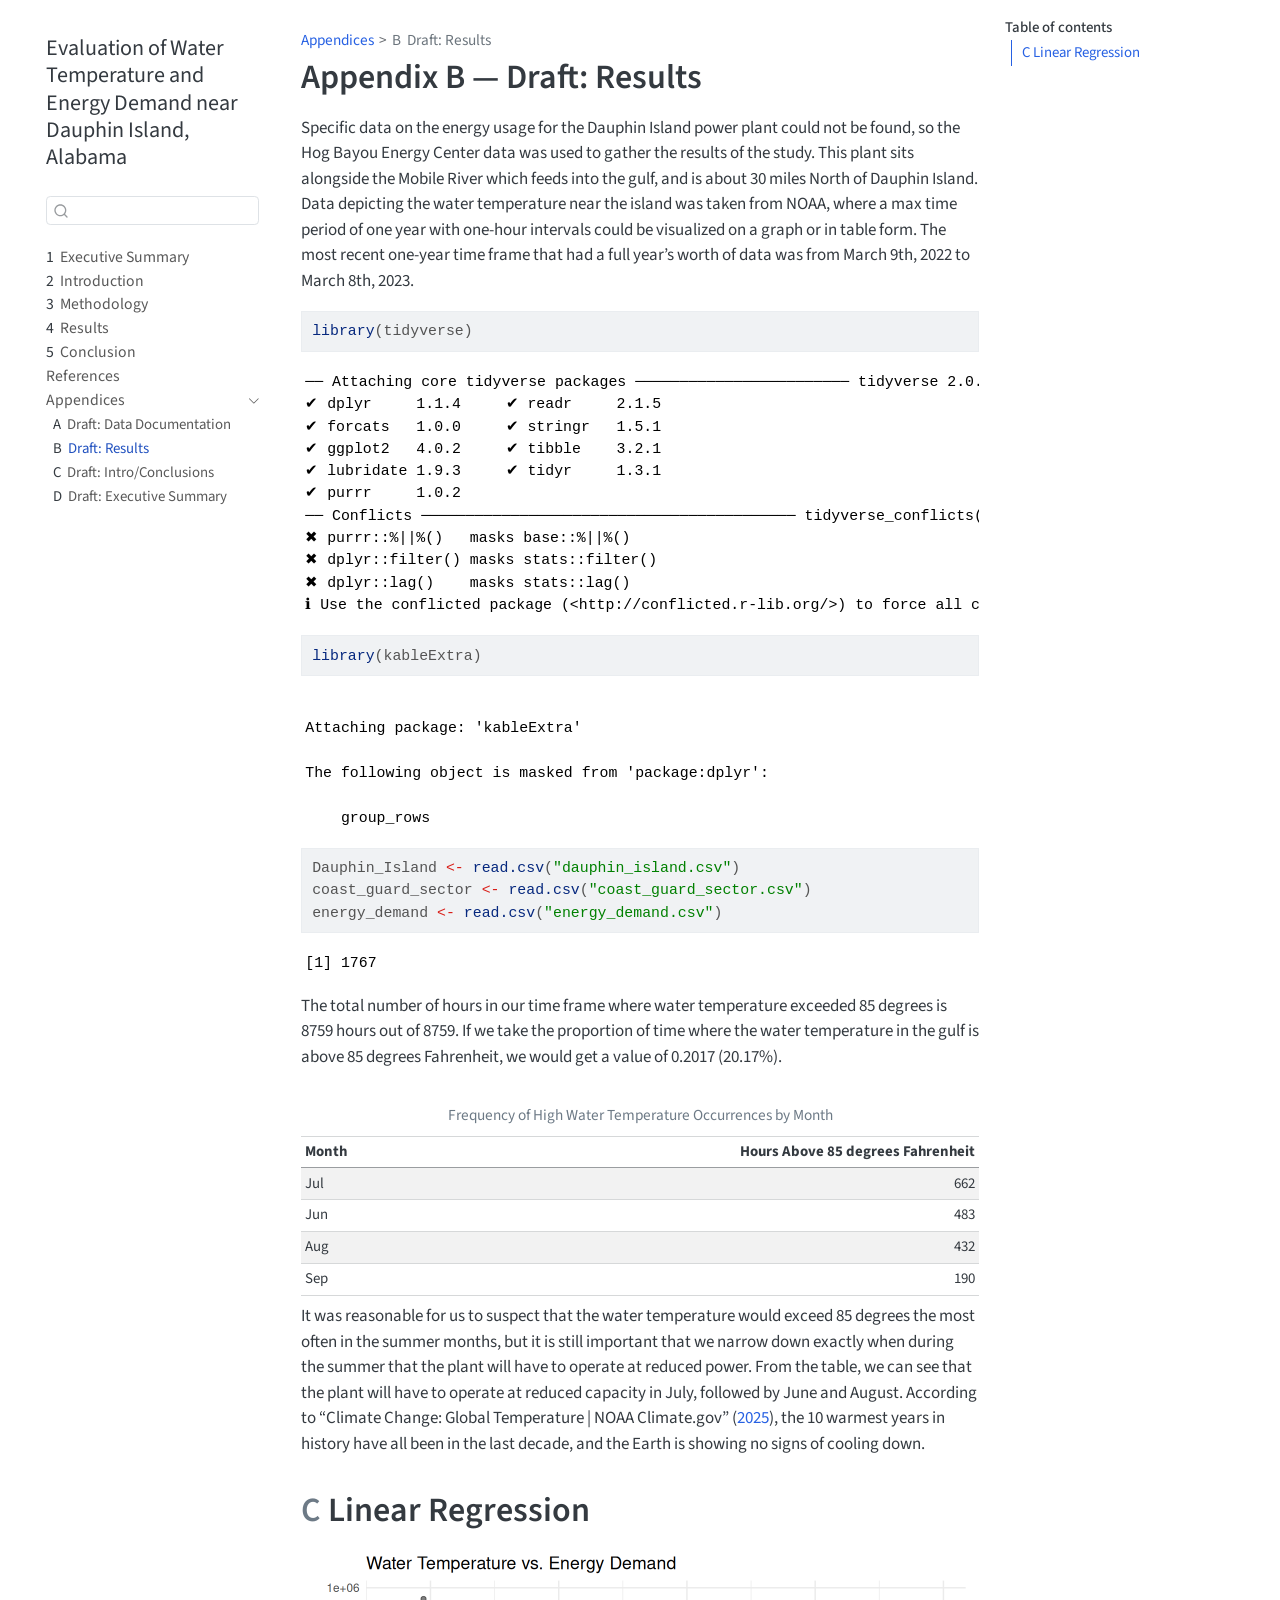
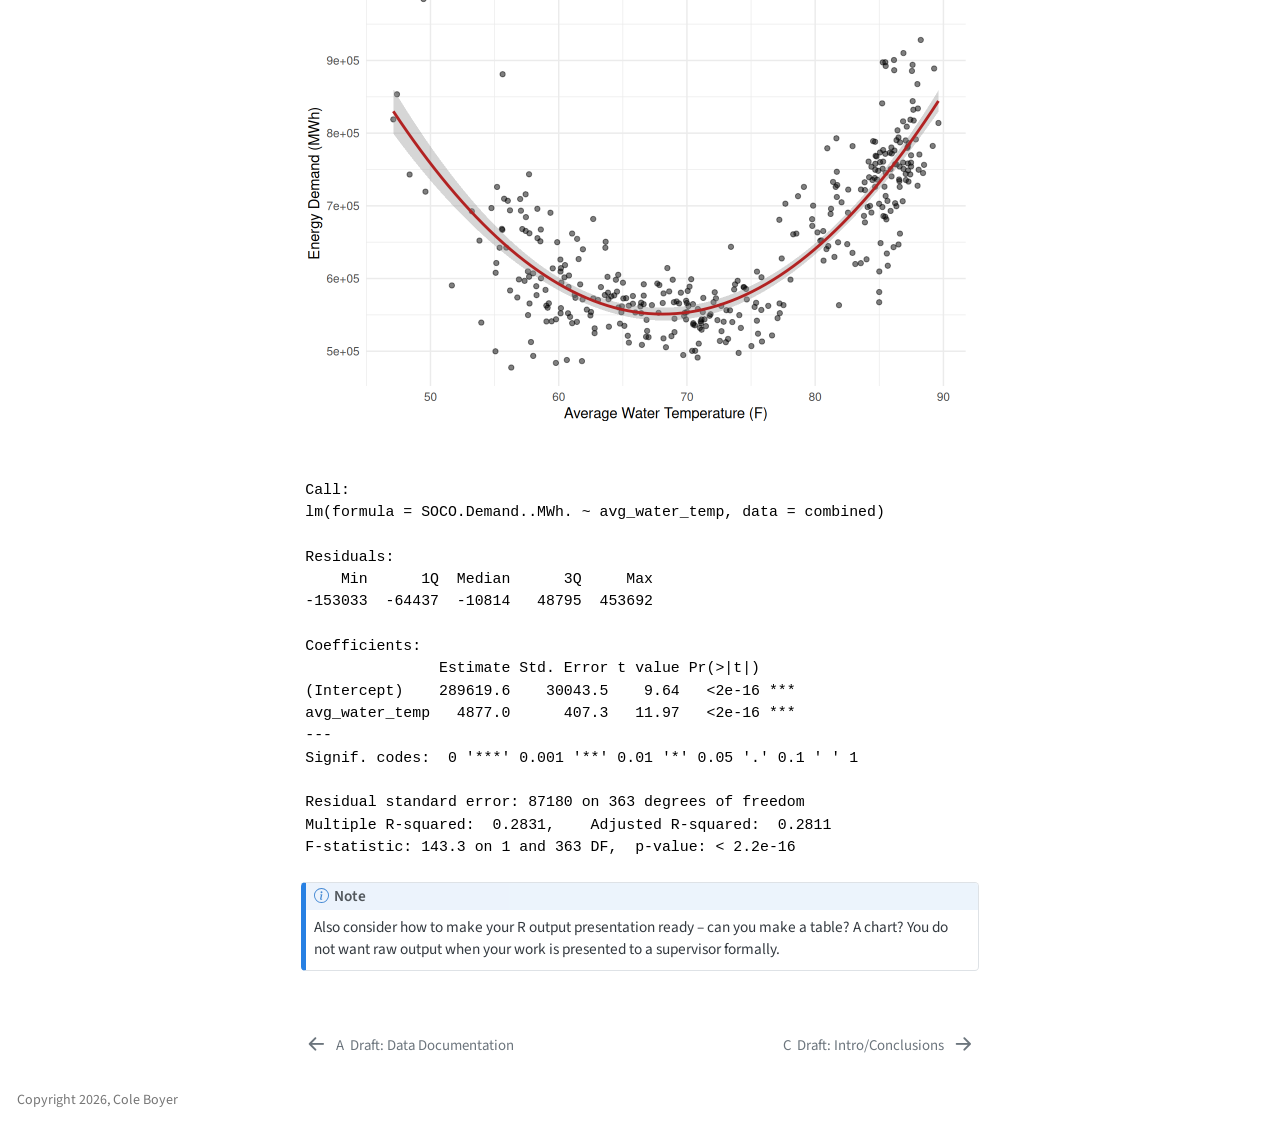
<file: docs/draft-results.html>
<!DOCTYPE html>
<html xmlns="http://www.w3.org/1999/xhtml" lang="en" xml:lang="en"><head>

<meta charset="utf-8">
<meta name="generator" content="quarto-1.8.27">

<meta name="viewport" content="width=device-width, initial-scale=1.0, user-scalable=yes">


<title>Appendix B — Draft: Results – Evaluation of Water Temperature and Energy Demand near Dauphin Island, Alabama</title>
<style>
code{white-space: pre-wrap;}
span.smallcaps{font-variant: small-caps;}
div.columns{display: flex; gap: min(4vw, 1.5em);}
div.column{flex: auto; overflow-x: auto;}
div.hanging-indent{margin-left: 1.5em; text-indent: -1.5em;}
ul.task-list{list-style: none;}
ul.task-list li input[type="checkbox"] {
  width: 0.8em;
  margin: 0 0.8em 0.2em -1em; /* quarto-specific, see https://github.com/quarto-dev/quarto-cli/issues/4556 */ 
  vertical-align: middle;
}
/* CSS for syntax highlighting */
html { -webkit-text-size-adjust: 100%; }
pre > code.sourceCode { white-space: pre; position: relative; }
pre > code.sourceCode > span { display: inline-block; line-height: 1.25; }
pre > code.sourceCode > span:empty { height: 1.2em; }
.sourceCode { overflow: visible; }
code.sourceCode > span { color: inherit; text-decoration: inherit; }
div.sourceCode { margin: 1em 0; }
pre.sourceCode { margin: 0; }
@media screen {
div.sourceCode { overflow: auto; }
}
@media print {
pre > code.sourceCode { white-space: pre-wrap; }
pre > code.sourceCode > span { text-indent: -5em; padding-left: 5em; }
}
pre.numberSource code
  { counter-reset: source-line 0; }
pre.numberSource code > span
  { position: relative; left: -4em; counter-increment: source-line; }
pre.numberSource code > span > a:first-child::before
  { content: counter(source-line);
    position: relative; left: -1em; text-align: right; vertical-align: baseline;
    border: none; display: inline-block;
    -webkit-touch-callout: none; -webkit-user-select: none;
    -khtml-user-select: none; -moz-user-select: none;
    -ms-user-select: none; user-select: none;
    padding: 0 4px; width: 4em;
  }
pre.numberSource { margin-left: 3em;  padding-left: 4px; }
div.sourceCode
  {   }
@media screen {
pre > code.sourceCode > span > a:first-child::before { text-decoration: underline; }
}
/* CSS for citations */
div.csl-bib-body { }
div.csl-entry {
  clear: both;
  margin-bottom: 0em;
}
.hanging-indent div.csl-entry {
  margin-left:2em;
  text-indent:-2em;
}
div.csl-left-margin {
  min-width:2em;
  float:left;
}
div.csl-right-inline {
  margin-left:2em;
  padding-left:1em;
}
div.csl-indent {
  margin-left: 2em;
}</style>


<script src="site_libs/quarto-nav/quarto-nav.js"></script>
<script src="site_libs/quarto-nav/headroom.min.js"></script>
<script src="site_libs/clipboard/clipboard.min.js"></script>
<script src="site_libs/quarto-search/autocomplete.umd.js"></script>
<script src="site_libs/quarto-search/fuse.min.js"></script>
<script src="site_libs/quarto-search/quarto-search.js"></script>
<meta name="quarto:offset" content="./">
<link href="./draft-intro-conclusions.html" rel="next">
<link href="./draft-data-doc.html" rel="prev">
<script src="site_libs/quarto-html/quarto.js" type="module"></script>
<script src="site_libs/quarto-html/tabsets/tabsets.js" type="module"></script>
<script src="site_libs/quarto-html/axe/axe-check.js" type="module"></script>
<script src="site_libs/quarto-html/popper.min.js"></script>
<script src="site_libs/quarto-html/tippy.umd.min.js"></script>
<script src="site_libs/quarto-html/anchor.min.js"></script>
<link href="site_libs/quarto-html/tippy.css" rel="stylesheet">
<link href="site_libs/quarto-html/quarto-syntax-highlighting-b754b9fd3853d7e56faef54c29c5d52b.css" rel="stylesheet" id="quarto-text-highlighting-styles">
<script src="site_libs/bootstrap/bootstrap.min.js"></script>
<link href="site_libs/bootstrap/bootstrap-icons.css" rel="stylesheet">
<link href="site_libs/bootstrap/bootstrap-b075aae51ae52aef6625ffe77079b598.min.css" rel="stylesheet" append-hash="true" id="quarto-bootstrap" data-mode="light">
<script id="quarto-search-options" type="application/json">{
  "location": "sidebar",
  "copy-button": false,
  "collapse-after": 3,
  "panel-placement": "start",
  "type": "textbox",
  "limit": 50,
  "keyboard-shortcut": [
    "f",
    "/",
    "s"
  ],
  "show-item-context": false,
  "language": {
    "search-no-results-text": "No results",
    "search-matching-documents-text": "matching documents",
    "search-copy-link-title": "Copy link to search",
    "search-hide-matches-text": "Hide additional matches",
    "search-more-match-text": "more match in this document",
    "search-more-matches-text": "more matches in this document",
    "search-clear-button-title": "Clear",
    "search-text-placeholder": "",
    "search-detached-cancel-button-title": "Cancel",
    "search-submit-button-title": "Submit",
    "search-label": "Search"
  }
}</script>
<script src="site_libs/kePrint-0.0.1/kePrint.js"></script>
<link href="site_libs/lightable-0.0.1/lightable.css" rel="stylesheet">


</head>

<body class="nav-sidebar floating quarto-light">

<div id="quarto-search-results"></div>
  <header id="quarto-header" class="headroom fixed-top">
  <nav class="quarto-secondary-nav">
    <div class="container-fluid d-flex">
      <button type="button" class="quarto-btn-toggle btn" data-bs-toggle="collapse" role="button" data-bs-target=".quarto-sidebar-collapse-item" aria-controls="quarto-sidebar" aria-expanded="false" aria-label="Toggle sidebar navigation" onclick="if (window.quartoToggleHeadroom) { window.quartoToggleHeadroom(); }">
        <i class="bi bi-layout-text-sidebar-reverse"></i>
      </button>
        <nav class="quarto-page-breadcrumbs" aria-label="breadcrumb"><ol class="breadcrumb"><li class="breadcrumb-item"><a href="./draft-data-doc.html">Appendices</a></li><li class="breadcrumb-item"><a href="./draft-results.html"><span class="chapter-number">B</span>&nbsp; <span class="chapter-title">Draft: Results</span></a></li></ol></nav>
        <a class="flex-grow-1" role="navigation" data-bs-toggle="collapse" data-bs-target=".quarto-sidebar-collapse-item" aria-controls="quarto-sidebar" aria-expanded="false" aria-label="Toggle sidebar navigation" onclick="if (window.quartoToggleHeadroom) { window.quartoToggleHeadroom(); }">      
        </a>
      <button type="button" class="btn quarto-search-button" aria-label="Search" onclick="window.quartoOpenSearch();">
        <i class="bi bi-search"></i>
      </button>
    </div>
  </nav>
</header>
<!-- content -->
<div id="quarto-content" class="quarto-container page-columns page-rows-contents page-layout-article">
<!-- sidebar -->
  <nav id="quarto-sidebar" class="sidebar collapse collapse-horizontal quarto-sidebar-collapse-item sidebar-navigation floating overflow-auto">
    <div class="pt-lg-2 mt-2 text-left sidebar-header">
    <div class="sidebar-title mb-0 py-0">
      <a href="./">Evaluation of Water Temperature and Energy Demand near Dauphin Island, Alabama</a> 
    </div>
      </div>
        <div class="mt-2 flex-shrink-0 align-items-center">
        <div class="sidebar-search">
        <div id="quarto-search" class="" title="Search"></div>
        </div>
        </div>
    <div class="sidebar-menu-container"> 
    <ul class="list-unstyled mt-1">
        <li class="sidebar-item">
  <div class="sidebar-item-container"> 
  <a href="./index.html" class="sidebar-item-text sidebar-link">
 <span class="menu-text"><span class="chapter-number">1</span>&nbsp; <span class="chapter-title">Executive Summary</span></span></a>
  </div>
</li>
        <li class="sidebar-item">
  <div class="sidebar-item-container"> 
  <a href="./intro.html" class="sidebar-item-text sidebar-link">
 <span class="menu-text"><span class="chapter-number">2</span>&nbsp; <span class="chapter-title">Introduction</span></span></a>
  </div>
</li>
        <li class="sidebar-item">
  <div class="sidebar-item-container"> 
  <a href="./data-doc.html" class="sidebar-item-text sidebar-link">
 <span class="menu-text"><span class="chapter-number">3</span>&nbsp; <span class="chapter-title">Methodology</span></span></a>
  </div>
</li>
        <li class="sidebar-item">
  <div class="sidebar-item-container"> 
  <a href="./results.html" class="sidebar-item-text sidebar-link">
 <span class="menu-text"><span class="chapter-number">4</span>&nbsp; <span class="chapter-title">Results</span></span></a>
  </div>
</li>
        <li class="sidebar-item">
  <div class="sidebar-item-container"> 
  <a href="./conclusion.html" class="sidebar-item-text sidebar-link">
 <span class="menu-text"><span class="chapter-number">5</span>&nbsp; <span class="chapter-title">Conclusion</span></span></a>
  </div>
</li>
        <li class="sidebar-item">
  <div class="sidebar-item-container"> 
  <a href="./references.html" class="sidebar-item-text sidebar-link">
 <span class="menu-text">References</span></a>
  </div>
</li>
        <li class="sidebar-item sidebar-item-section">
      <div class="sidebar-item-container"> 
            <a class="sidebar-item-text sidebar-link text-start" data-bs-toggle="collapse" data-bs-target="#quarto-sidebar-section-1" role="navigation" aria-expanded="true">
 <span class="menu-text">Appendices</span></a>
          <a class="sidebar-item-toggle text-start" data-bs-toggle="collapse" data-bs-target="#quarto-sidebar-section-1" role="navigation" aria-expanded="true" aria-label="Toggle section">
            <i class="bi bi-chevron-right ms-2"></i>
          </a> 
      </div>
      <ul id="quarto-sidebar-section-1" class="collapse list-unstyled sidebar-section depth1 show">  
          <li class="sidebar-item">
  <div class="sidebar-item-container"> 
  <a href="./draft-data-doc.html" class="sidebar-item-text sidebar-link">
 <span class="menu-text"><span class="chapter-number">A</span>&nbsp; <span class="chapter-title">Draft: Data Documentation</span></span></a>
  </div>
</li>
          <li class="sidebar-item">
  <div class="sidebar-item-container"> 
  <a href="./draft-results.html" class="sidebar-item-text sidebar-link active">
 <span class="menu-text"><span class="chapter-number">B</span>&nbsp; <span class="chapter-title">Draft: Results</span></span></a>
  </div>
</li>
          <li class="sidebar-item">
  <div class="sidebar-item-container"> 
  <a href="./draft-intro-conclusions.html" class="sidebar-item-text sidebar-link">
 <span class="menu-text"><span class="chapter-number">C</span>&nbsp; <span class="chapter-title">Draft: Intro/Conclusions</span></span></a>
  </div>
</li>
          <li class="sidebar-item">
  <div class="sidebar-item-container"> 
  <a href="./draft-exec-summary.html" class="sidebar-item-text sidebar-link">
 <span class="menu-text"><span class="chapter-number">D</span>&nbsp; <span class="chapter-title">Draft: Executive Summary</span></span></a>
  </div>
</li>
      </ul>
  </li>
    </ul>
    </div>
</nav>
<div id="quarto-sidebar-glass" class="quarto-sidebar-collapse-item" data-bs-toggle="collapse" data-bs-target=".quarto-sidebar-collapse-item"></div>
<!-- margin-sidebar -->
    <div id="quarto-margin-sidebar" class="sidebar margin-sidebar">
        <nav id="TOC" role="doc-toc" class="toc-active">
    <h2 id="toc-title">Table of contents</h2>
   
  <ul>
  <li><a href="#linear-regression" id="toc-linear-regression" class="nav-link active" data-scroll-target="#linear-regression"><span class="header-section-number">C</span> Linear Regression</a></li>
  </ul>
</nav>
    </div>
<!-- main -->
<main class="content" id="quarto-document-content">

<header id="title-block-header" class="quarto-title-block default"><nav class="quarto-page-breadcrumbs quarto-title-breadcrumbs d-none d-lg-block" aria-label="breadcrumb"><ol class="breadcrumb"><li class="breadcrumb-item"><a href="./draft-data-doc.html">Appendices</a></li><li class="breadcrumb-item"><a href="./draft-results.html"><span class="chapter-number">B</span>&nbsp; <span class="chapter-title">Draft: Results</span></a></li></ol></nav>
<div class="quarto-title">
<h1 class="title">Appendix B — Draft: Results</h1>
</div>



<div class="quarto-title-meta">

    
  
    
  </div>
  


</header>


<p>Specific data on the energy usage for the Dauphin Island power plant could not be found, so the Hog Bayou Energy Center data was used to gather the results of the study. This plant sits alongside the Mobile River which feeds into the gulf, and is about 30 miles North of Dauphin Island. Data depicting the water temperature near the island was taken from NOAA, where a max time period of one year with one-hour intervals could be visualized on a graph or in table form. The most recent one-year time frame that had a full year’s worth of data was from March 9th, 2022 to March 8th, 2023.</p>
<div class="cell">
<div class="code-copy-outer-scaffold"><div class="sourceCode cell-code" id="cb1"><pre class="sourceCode r code-with-copy"><code class="sourceCode r"><span id="cb1-1"><a href="#cb1-1" aria-hidden="true" tabindex="-1"></a><span class="fu">library</span>(tidyverse)</span></code></pre></div><button title="Copy to Clipboard" class="code-copy-button"><i class="bi"></i></button></div>
<div class="cell-output cell-output-stderr">
<pre><code>── Attaching core tidyverse packages ──────────────────────── tidyverse 2.0.0 ──
✔ dplyr     1.1.4     ✔ readr     2.1.5
✔ forcats   1.0.0     ✔ stringr   1.5.1
✔ ggplot2   4.0.2     ✔ tibble    3.2.1
✔ lubridate 1.9.3     ✔ tidyr     1.3.1
✔ purrr     1.0.2     
── Conflicts ────────────────────────────────────────── tidyverse_conflicts() ──
✖ purrr::%||%()   masks base::%||%()
✖ dplyr::filter() masks stats::filter()
✖ dplyr::lag()    masks stats::lag()
ℹ Use the conflicted package (&lt;http://conflicted.r-lib.org/&gt;) to force all conflicts to become errors</code></pre>
</div>
<div class="code-copy-outer-scaffold"><div class="sourceCode cell-code" id="cb3"><pre class="sourceCode r code-with-copy"><code class="sourceCode r"><span id="cb3-1"><a href="#cb3-1" aria-hidden="true" tabindex="-1"></a><span class="fu">library</span>(kableExtra)</span></code></pre></div><button title="Copy to Clipboard" class="code-copy-button"><i class="bi"></i></button></div>
<div class="cell-output cell-output-stderr">
<pre><code>
Attaching package: 'kableExtra'

The following object is masked from 'package:dplyr':

    group_rows</code></pre>
</div>
<div class="code-copy-outer-scaffold"><div class="sourceCode cell-code" id="cb5"><pre class="sourceCode r code-with-copy"><code class="sourceCode r"><span id="cb5-1"><a href="#cb5-1" aria-hidden="true" tabindex="-1"></a>Dauphin_Island <span class="ot">&lt;-</span> <span class="fu">read.csv</span>(<span class="st">"dauphin_island.csv"</span>)</span>
<span id="cb5-2"><a href="#cb5-2" aria-hidden="true" tabindex="-1"></a>coast_guard_sector <span class="ot">&lt;-</span> <span class="fu">read.csv</span>(<span class="st">"coast_guard_sector.csv"</span>)</span>
<span id="cb5-3"><a href="#cb5-3" aria-hidden="true" tabindex="-1"></a>energy_demand <span class="ot">&lt;-</span> <span class="fu">read.csv</span>(<span class="st">"energy_demand.csv"</span>)</span></code></pre></div><button title="Copy to Clipboard" class="code-copy-button"><i class="bi"></i></button></div>
</div>
<div class="cell">
<div class="cell-output cell-output-stdout">
<pre><code>[1] 1767</code></pre>
</div>
</div>
<p>The total number of hours in our time frame where water temperature exceeded 85 degrees is 8759 hours out of 8759. If we take the proportion of time where the water temperature in the gulf is above 85 degrees Fahrenheit, we would get a value of 0.2017 (20.17%).</p>
<div class="cell">
<div class="cell-output-display">
<table class="table table-striped table-hover table-condensed caption-top table-sm small">
<caption>Frequency of High Water Temperature Occurrences by Month</caption>
<thead>
<tr class="header">
<th style="text-align: left;" data-quarto-table-cell-role="th">Month</th>
<th style="text-align: right;" data-quarto-table-cell-role="th">Hours Above 85 degrees Fahrenheit</th>
</tr>
</thead>
<tbody>
<tr class="odd">
<td style="text-align: left;">Jul</td>
<td style="text-align: right;">662</td>
</tr>
<tr class="even">
<td style="text-align: left;">Jun</td>
<td style="text-align: right;">483</td>
</tr>
<tr class="odd">
<td style="text-align: left;">Aug</td>
<td style="text-align: right;">432</td>
</tr>
<tr class="even">
<td style="text-align: left;">Sep</td>
<td style="text-align: right;">190</td>
</tr>
</tbody>
</table>
</div>
</div>
<p>It was reasonable for us to suspect that the water temperature would exceed 85 degrees the most often in the summer months, but it is still important that we narrow down exactly when during the summer that the plant will have to operate at reduced power. From the table, we can see that the plant will have to operate at reduced capacity in July, followed by June and August. According to <span class="citation" data-cites="climate2025"><span>“Climate Change: Global Temperature | NOAA Climate.gov”</span> (<a href="references.html#ref-climate2025" role="doc-biblioref">2025</a>)</span>, the 10 warmest years in history have all been in the last decade, and the Earth is showing no signs of cooling down.</p>
<section id="linear-regression" class="level1" data-number="C">
<h1 data-number="C"><span class="header-section-number">C</span> Linear Regression</h1>
<div class="cell">
<div class="cell-output-display">
<div>
<figure class="figure">
<p><img src="draft-results_files/figure-html/unnamed-chunk-4-1.png" class="img-fluid figure-img" width="672"></p>
</figure>
</div>
</div>
</div>
<div class="cell">
<div class="cell-output cell-output-stdout">
<pre><code>
Call:
lm(formula = SOCO.Demand..MWh. ~ avg_water_temp, data = combined)

Residuals:
    Min      1Q  Median      3Q     Max 
-153033  -64437  -10814   48795  453692 

Coefficients:
               Estimate Std. Error t value Pr(&gt;|t|)    
(Intercept)    289619.6    30043.5    9.64   &lt;2e-16 ***
avg_water_temp   4877.0      407.3   11.97   &lt;2e-16 ***
---
Signif. codes:  0 '***' 0.001 '**' 0.01 '*' 0.05 '.' 0.1 ' ' 1

Residual standard error: 87180 on 363 degrees of freedom
Multiple R-squared:  0.2831,    Adjusted R-squared:  0.2811 
F-statistic: 143.3 on 1 and 363 DF,  p-value: &lt; 2.2e-16</code></pre>
</div>
</div>
<div class="callout callout-style-default callout-note callout-titled">
<div class="callout-header d-flex align-content-center">
<div class="callout-icon-container">
<i class="callout-icon"></i>
</div>
<div class="callout-title-container flex-fill">
Note
</div>
</div>
<div class="callout-body-container callout-body">
<p>Also consider how to make your R output presentation ready – can you make a table? A chart? You do not want raw output when your work is presented to a supervisor formally.</p>
</div>
</div>


<div id="refs" class="references csl-bib-body hanging-indent" data-entry-spacing="0" role="list" style="display: none">
<div id="ref-climate2025" class="csl-entry" role="listitem">
<span>“Climate Change: Global Temperature | NOAA Climate.gov.”</span> 2025. <a href="https://www.climate.gov/news-features/understanding-climate/climate-change-global-temperature">https://www.climate.gov/news-features/understanding-climate/climate-change-global-temperature</a>.
</div>
</div>
</section>

</main> <!-- /main -->
<script id="quarto-html-after-body" type="application/javascript">
  window.document.addEventListener("DOMContentLoaded", function (event) {
    const icon = "";
    const anchorJS = new window.AnchorJS();
    anchorJS.options = {
      placement: 'right',
      icon: icon
    };
    anchorJS.add('.anchored');
    const isCodeAnnotation = (el) => {
      for (const clz of el.classList) {
        if (clz.startsWith('code-annotation-')) {                     
          return true;
        }
      }
      return false;
    }
    const onCopySuccess = function(e) {
      // button target
      const button = e.trigger;
      // don't keep focus
      button.blur();
      // flash "checked"
      button.classList.add('code-copy-button-checked');
      var currentTitle = button.getAttribute("title");
      button.setAttribute("title", "Copied!");
      let tooltip;
      if (window.bootstrap) {
        button.setAttribute("data-bs-toggle", "tooltip");
        button.setAttribute("data-bs-placement", "left");
        button.setAttribute("data-bs-title", "Copied!");
        tooltip = new bootstrap.Tooltip(button, 
          { trigger: "manual", 
            customClass: "code-copy-button-tooltip",
            offset: [0, -8]});
        tooltip.show();    
      }
      setTimeout(function() {
        if (tooltip) {
          tooltip.hide();
          button.removeAttribute("data-bs-title");
          button.removeAttribute("data-bs-toggle");
          button.removeAttribute("data-bs-placement");
        }
        button.setAttribute("title", currentTitle);
        button.classList.remove('code-copy-button-checked');
      }, 1000);
      // clear code selection
      e.clearSelection();
    }
    const getTextToCopy = function(trigger) {
      const outerScaffold = trigger.parentElement.cloneNode(true);
      const codeEl = outerScaffold.querySelector('code');
      for (const childEl of codeEl.children) {
        if (isCodeAnnotation(childEl)) {
          childEl.remove();
        }
      }
      return codeEl.innerText;
    }
    const clipboard = new window.ClipboardJS('.code-copy-button:not([data-in-quarto-modal])', {
      text: getTextToCopy
    });
    clipboard.on('success', onCopySuccess);
    if (window.document.getElementById('quarto-embedded-source-code-modal')) {
      const clipboardModal = new window.ClipboardJS('.code-copy-button[data-in-quarto-modal]', {
        text: getTextToCopy,
        container: window.document.getElementById('quarto-embedded-source-code-modal')
      });
      clipboardModal.on('success', onCopySuccess);
    }
      var localhostRegex = new RegExp(/^(?:http|https):\/\/localhost\:?[0-9]*\//);
      var mailtoRegex = new RegExp(/^mailto:/);
        var filterRegex = new RegExp('/' + window.location.host + '/');
      var isInternal = (href) => {
          return filterRegex.test(href) || localhostRegex.test(href) || mailtoRegex.test(href);
      }
      // Inspect non-navigation links and adorn them if external
     var links = window.document.querySelectorAll('a[href]:not(.nav-link):not(.navbar-brand):not(.toc-action):not(.sidebar-link):not(.sidebar-item-toggle):not(.pagination-link):not(.no-external):not([aria-hidden]):not(.dropdown-item):not(.quarto-navigation-tool):not(.about-link)');
      for (var i=0; i<links.length; i++) {
        const link = links[i];
        if (!isInternal(link.href)) {
          // undo the damage that might have been done by quarto-nav.js in the case of
          // links that we want to consider external
          if (link.dataset.originalHref !== undefined) {
            link.href = link.dataset.originalHref;
          }
        }
      }
    function tippyHover(el, contentFn, onTriggerFn, onUntriggerFn) {
      const config = {
        allowHTML: true,
        maxWidth: 500,
        delay: 100,
        arrow: false,
        appendTo: function(el) {
            return el.parentElement;
        },
        interactive: true,
        interactiveBorder: 10,
        theme: 'quarto',
        placement: 'bottom-start',
      };
      if (contentFn) {
        config.content = contentFn;
      }
      if (onTriggerFn) {
        config.onTrigger = onTriggerFn;
      }
      if (onUntriggerFn) {
        config.onUntrigger = onUntriggerFn;
      }
      window.tippy(el, config); 
    }
    const noterefs = window.document.querySelectorAll('a[role="doc-noteref"]');
    for (var i=0; i<noterefs.length; i++) {
      const ref = noterefs[i];
      tippyHover(ref, function() {
        // use id or data attribute instead here
        let href = ref.getAttribute('data-footnote-href') || ref.getAttribute('href');
        try { href = new URL(href).hash; } catch {}
        const id = href.replace(/^#\/?/, "");
        const note = window.document.getElementById(id);
        if (note) {
          return note.innerHTML;
        } else {
          return "";
        }
      });
    }
    const xrefs = window.document.querySelectorAll('a.quarto-xref');
    const processXRef = (id, note) => {
      // Strip column container classes
      const stripColumnClz = (el) => {
        el.classList.remove("page-full", "page-columns");
        if (el.children) {
          for (const child of el.children) {
            stripColumnClz(child);
          }
        }
      }
      stripColumnClz(note)
      if (id === null || id.startsWith('sec-')) {
        // Special case sections, only their first couple elements
        const container = document.createElement("div");
        if (note.children && note.children.length > 2) {
          container.appendChild(note.children[0].cloneNode(true));
          for (let i = 1; i < note.children.length; i++) {
            const child = note.children[i];
            if (child.tagName === "P" && child.innerText === "") {
              continue;
            } else {
              container.appendChild(child.cloneNode(true));
              break;
            }
          }
          if (window.Quarto?.typesetMath) {
            window.Quarto.typesetMath(container);
          }
          return container.innerHTML
        } else {
          if (window.Quarto?.typesetMath) {
            window.Quarto.typesetMath(note);
          }
          return note.innerHTML;
        }
      } else {
        // Remove any anchor links if they are present
        const anchorLink = note.querySelector('a.anchorjs-link');
        if (anchorLink) {
          anchorLink.remove();
        }
        if (window.Quarto?.typesetMath) {
          window.Quarto.typesetMath(note);
        }
        if (note.classList.contains("callout")) {
          return note.outerHTML;
        } else {
          return note.innerHTML;
        }
      }
    }
    for (var i=0; i<xrefs.length; i++) {
      const xref = xrefs[i];
      tippyHover(xref, undefined, function(instance) {
        instance.disable();
        let url = xref.getAttribute('href');
        let hash = undefined; 
        if (url.startsWith('#')) {
          hash = url;
        } else {
          try { hash = new URL(url).hash; } catch {}
        }
        if (hash) {
          const id = hash.replace(/^#\/?/, "");
          const note = window.document.getElementById(id);
          if (note !== null) {
            try {
              const html = processXRef(id, note.cloneNode(true));
              instance.setContent(html);
            } finally {
              instance.enable();
              instance.show();
            }
          } else {
            // See if we can fetch this
            fetch(url.split('#')[0])
            .then(res => res.text())
            .then(html => {
              const parser = new DOMParser();
              const htmlDoc = parser.parseFromString(html, "text/html");
              const note = htmlDoc.getElementById(id);
              if (note !== null) {
                const html = processXRef(id, note);
                instance.setContent(html);
              } 
            }).finally(() => {
              instance.enable();
              instance.show();
            });
          }
        } else {
          // See if we can fetch a full url (with no hash to target)
          // This is a special case and we should probably do some content thinning / targeting
          fetch(url)
          .then(res => res.text())
          .then(html => {
            const parser = new DOMParser();
            const htmlDoc = parser.parseFromString(html, "text/html");
            const note = htmlDoc.querySelector('main.content');
            if (note !== null) {
              // This should only happen for chapter cross references
              // (since there is no id in the URL)
              // remove the first header
              if (note.children.length > 0 && note.children[0].tagName === "HEADER") {
                note.children[0].remove();
              }
              const html = processXRef(null, note);
              instance.setContent(html);
            } 
          }).finally(() => {
            instance.enable();
            instance.show();
          });
        }
      }, function(instance) {
      });
    }
        let selectedAnnoteEl;
        const selectorForAnnotation = ( cell, annotation) => {
          let cellAttr = 'data-code-cell="' + cell + '"';
          let lineAttr = 'data-code-annotation="' +  annotation + '"';
          const selector = 'span[' + cellAttr + '][' + lineAttr + ']';
          return selector;
        }
        const selectCodeLines = (annoteEl) => {
          const doc = window.document;
          const targetCell = annoteEl.getAttribute("data-target-cell");
          const targetAnnotation = annoteEl.getAttribute("data-target-annotation");
          const annoteSpan = window.document.querySelector(selectorForAnnotation(targetCell, targetAnnotation));
          const lines = annoteSpan.getAttribute("data-code-lines").split(",");
          const lineIds = lines.map((line) => {
            return targetCell + "-" + line;
          })
          let top = null;
          let height = null;
          let parent = null;
          if (lineIds.length > 0) {
              //compute the position of the single el (top and bottom and make a div)
              const el = window.document.getElementById(lineIds[0]);
              top = el.offsetTop;
              height = el.offsetHeight;
              parent = el.parentElement.parentElement;
            if (lineIds.length > 1) {
              const lastEl = window.document.getElementById(lineIds[lineIds.length - 1]);
              const bottom = lastEl.offsetTop + lastEl.offsetHeight;
              height = bottom - top;
            }
            if (top !== null && height !== null && parent !== null) {
              // cook up a div (if necessary) and position it 
              let div = window.document.getElementById("code-annotation-line-highlight");
              if (div === null) {
                div = window.document.createElement("div");
                div.setAttribute("id", "code-annotation-line-highlight");
                div.style.position = 'absolute';
                parent.appendChild(div);
              }
              div.style.top = top - 2 + "px";
              div.style.height = height + 4 + "px";
              div.style.left = 0;
              let gutterDiv = window.document.getElementById("code-annotation-line-highlight-gutter");
              if (gutterDiv === null) {
                gutterDiv = window.document.createElement("div");
                gutterDiv.setAttribute("id", "code-annotation-line-highlight-gutter");
                gutterDiv.style.position = 'absolute';
                const codeCell = window.document.getElementById(targetCell);
                const gutter = codeCell.querySelector('.code-annotation-gutter');
                gutter.appendChild(gutterDiv);
              }
              gutterDiv.style.top = top - 2 + "px";
              gutterDiv.style.height = height + 4 + "px";
            }
            selectedAnnoteEl = annoteEl;
          }
        };
        const unselectCodeLines = () => {
          const elementsIds = ["code-annotation-line-highlight", "code-annotation-line-highlight-gutter"];
          elementsIds.forEach((elId) => {
            const div = window.document.getElementById(elId);
            if (div) {
              div.remove();
            }
          });
          selectedAnnoteEl = undefined;
        };
          // Handle positioning of the toggle
      window.addEventListener(
        "resize",
        throttle(() => {
          elRect = undefined;
          if (selectedAnnoteEl) {
            selectCodeLines(selectedAnnoteEl);
          }
        }, 10)
      );
      function throttle(fn, ms) {
      let throttle = false;
      let timer;
        return (...args) => {
          if(!throttle) { // first call gets through
              fn.apply(this, args);
              throttle = true;
          } else { // all the others get throttled
              if(timer) clearTimeout(timer); // cancel #2
              timer = setTimeout(() => {
                fn.apply(this, args);
                timer = throttle = false;
              }, ms);
          }
        };
      }
        // Attach click handler to the DT
        const annoteDls = window.document.querySelectorAll('dt[data-target-cell]');
        for (const annoteDlNode of annoteDls) {
          annoteDlNode.addEventListener('click', (event) => {
            const clickedEl = event.target;
            if (clickedEl !== selectedAnnoteEl) {
              unselectCodeLines();
              const activeEl = window.document.querySelector('dt[data-target-cell].code-annotation-active');
              if (activeEl) {
                activeEl.classList.remove('code-annotation-active');
              }
              selectCodeLines(clickedEl);
              clickedEl.classList.add('code-annotation-active');
            } else {
              // Unselect the line
              unselectCodeLines();
              clickedEl.classList.remove('code-annotation-active');
            }
          });
        }
    const findCites = (el) => {
      const parentEl = el.parentElement;
      if (parentEl) {
        const cites = parentEl.dataset.cites;
        if (cites) {
          return {
            el,
            cites: cites.split(' ')
          };
        } else {
          return findCites(el.parentElement)
        }
      } else {
        return undefined;
      }
    };
    var bibliorefs = window.document.querySelectorAll('a[role="doc-biblioref"]');
    for (var i=0; i<bibliorefs.length; i++) {
      const ref = bibliorefs[i];
      const citeInfo = findCites(ref);
      if (citeInfo) {
        tippyHover(citeInfo.el, function() {
          var popup = window.document.createElement('div');
          citeInfo.cites.forEach(function(cite) {
            var citeDiv = window.document.createElement('div');
            citeDiv.classList.add('hanging-indent');
            citeDiv.classList.add('csl-entry');
            var biblioDiv = window.document.getElementById('ref-' + cite);
            if (biblioDiv) {
              citeDiv.innerHTML = biblioDiv.innerHTML;
            }
            popup.appendChild(citeDiv);
          });
          return popup.innerHTML;
        });
      }
    }
  });
  </script>
<nav class="page-navigation">
  <div class="nav-page nav-page-previous">
      <a href="./draft-data-doc.html" class="pagination-link" aria-label="Draft: Data Documentation">
        <i class="bi bi-arrow-left-short"></i> <span class="nav-page-text"><span class="chapter-number">A</span>&nbsp; <span class="chapter-title">Draft: Data Documentation</span></span>
      </a>          
  </div>
  <div class="nav-page nav-page-next">
      <a href="./draft-intro-conclusions.html" class="pagination-link" aria-label="Draft: Intro/Conclusions">
        <span class="nav-page-text"><span class="chapter-number">C</span>&nbsp; <span class="chapter-title">Draft: Intro/Conclusions</span></span> <i class="bi bi-arrow-right-short"></i>
      </a>
  </div>
</nav>
</div> <!-- /content -->
<footer class="footer">
  <div class="nav-footer">
    <div class="nav-footer-left">
<p>Copyright 2026, Cole Boyer</p>
</div>   
    <div class="nav-footer-center">
      &nbsp;
    </div>
    <div class="nav-footer-right">
      &nbsp;
    </div>
  </div>
</footer>




</body></html>
</file>
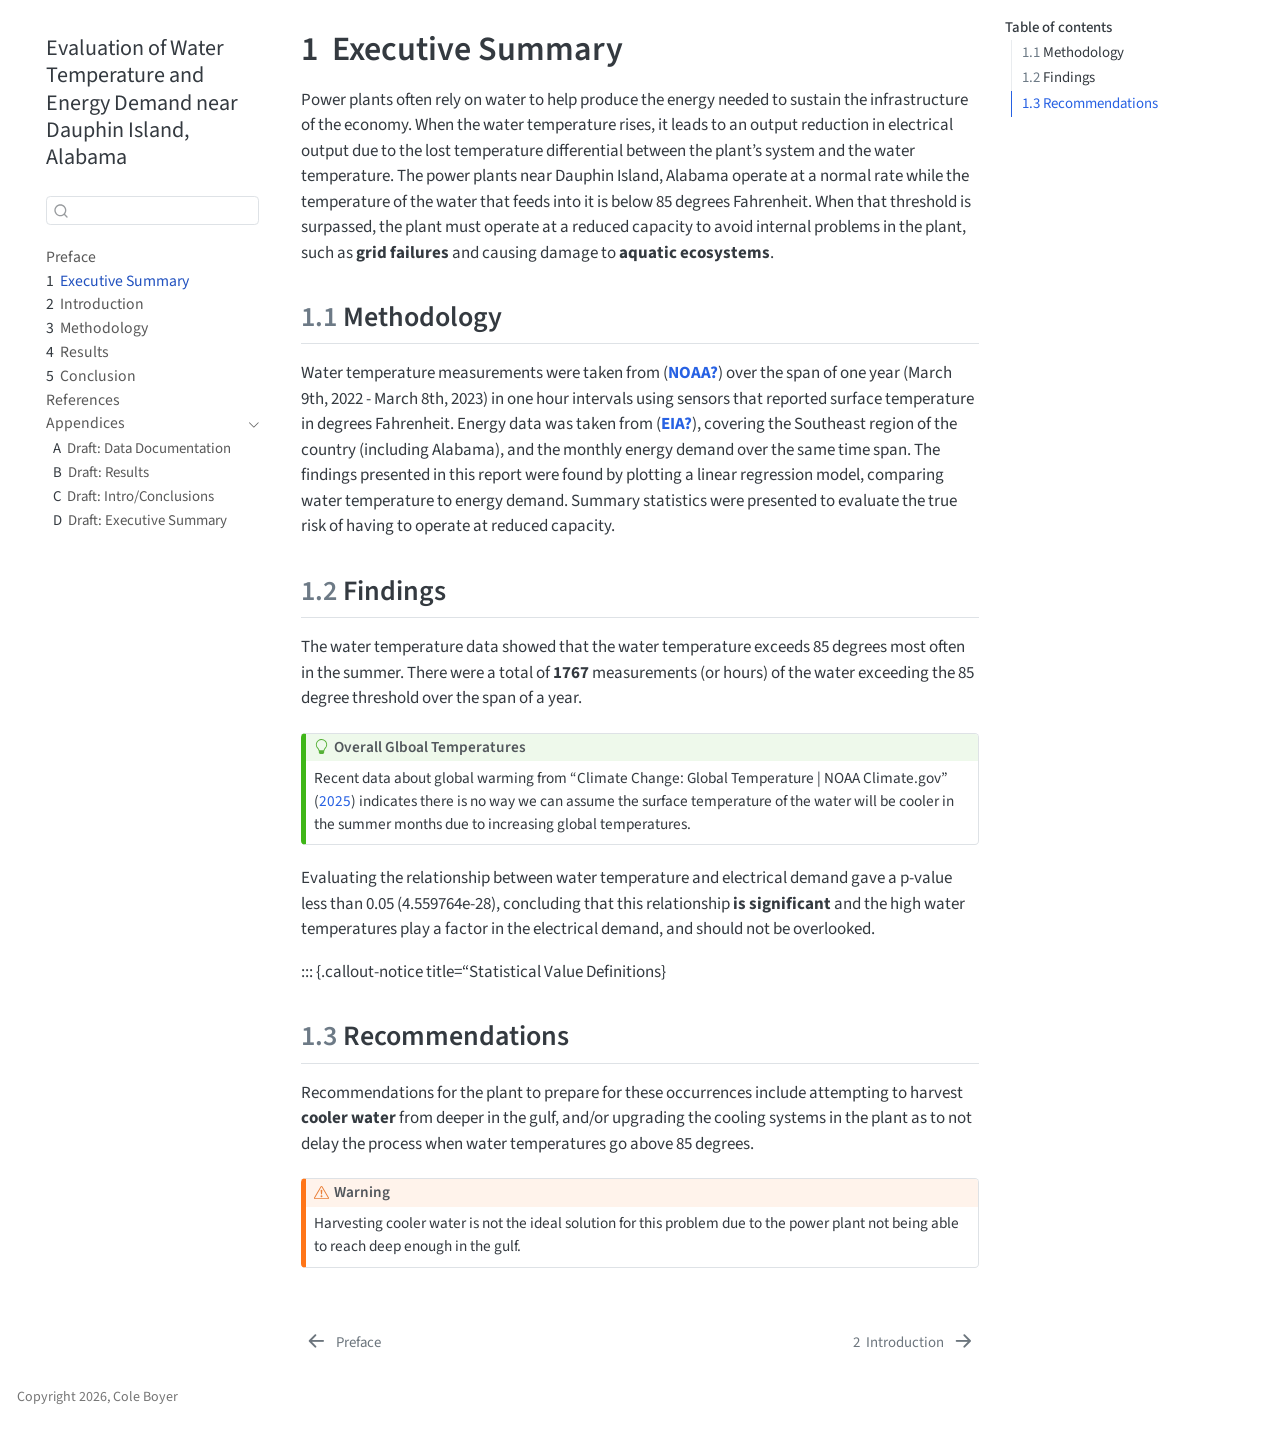
<file: docs/exec-summary.html>
<!DOCTYPE html>
<html xmlns="http://www.w3.org/1999/xhtml" lang="en" xml:lang="en"><head>

<meta charset="utf-8">
<meta name="generator" content="quarto-1.8.27">

<meta name="viewport" content="width=device-width, initial-scale=1.0, user-scalable=yes">


<title>1&nbsp; Executive Summary – Evaluation of Water Temperature and Energy Demand near Dauphin Island, Alabama </title>
<style>
code{white-space: pre-wrap;}
span.smallcaps{font-variant: small-caps;}
div.columns{display: flex; gap: min(4vw, 1.5em);}
div.column{flex: auto; overflow-x: auto;}
div.hanging-indent{margin-left: 1.5em; text-indent: -1.5em;}
ul.task-list{list-style: none;}
ul.task-list li input[type="checkbox"] {
  width: 0.8em;
  margin: 0 0.8em 0.2em -1em; /* quarto-specific, see https://github.com/quarto-dev/quarto-cli/issues/4556 */ 
  vertical-align: middle;
}
/* CSS for citations */
div.csl-bib-body { }
div.csl-entry {
  clear: both;
  margin-bottom: 0em;
}
.hanging-indent div.csl-entry {
  margin-left:2em;
  text-indent:-2em;
}
div.csl-left-margin {
  min-width:2em;
  float:left;
}
div.csl-right-inline {
  margin-left:2em;
  padding-left:1em;
}
div.csl-indent {
  margin-left: 2em;
}</style>


<script src="site_libs/quarto-nav/quarto-nav.js"></script>
<script src="site_libs/quarto-nav/headroom.min.js"></script>
<script src="site_libs/clipboard/clipboard.min.js"></script>
<script src="site_libs/quarto-search/autocomplete.umd.js"></script>
<script src="site_libs/quarto-search/fuse.min.js"></script>
<script src="site_libs/quarto-search/quarto-search.js"></script>
<meta name="quarto:offset" content="./">
<link href="./intro.html" rel="next">
<link href="./index.html" rel="prev">
<script src="site_libs/quarto-html/quarto.js" type="module"></script>
<script src="site_libs/quarto-html/tabsets/tabsets.js" type="module"></script>
<script src="site_libs/quarto-html/axe/axe-check.js" type="module"></script>
<script src="site_libs/quarto-html/popper.min.js"></script>
<script src="site_libs/quarto-html/tippy.umd.min.js"></script>
<script src="site_libs/quarto-html/anchor.min.js"></script>
<link href="site_libs/quarto-html/tippy.css" rel="stylesheet">
<link href="site_libs/quarto-html/quarto-syntax-highlighting-b754b9fd3853d7e56faef54c29c5d52b.css" rel="stylesheet" id="quarto-text-highlighting-styles">
<script src="site_libs/bootstrap/bootstrap.min.js"></script>
<link href="site_libs/bootstrap/bootstrap-icons.css" rel="stylesheet">
<link href="site_libs/bootstrap/bootstrap-b075aae51ae52aef6625ffe77079b598.min.css" rel="stylesheet" append-hash="true" id="quarto-bootstrap" data-mode="light">
<script id="quarto-search-options" type="application/json">{
  "location": "sidebar",
  "copy-button": false,
  "collapse-after": 3,
  "panel-placement": "start",
  "type": "textbox",
  "limit": 50,
  "keyboard-shortcut": [
    "f",
    "/",
    "s"
  ],
  "show-item-context": false,
  "language": {
    "search-no-results-text": "No results",
    "search-matching-documents-text": "matching documents",
    "search-copy-link-title": "Copy link to search",
    "search-hide-matches-text": "Hide additional matches",
    "search-more-match-text": "more match in this document",
    "search-more-matches-text": "more matches in this document",
    "search-clear-button-title": "Clear",
    "search-text-placeholder": "",
    "search-detached-cancel-button-title": "Cancel",
    "search-submit-button-title": "Submit",
    "search-label": "Search"
  }
}</script>


</head>

<body class="nav-sidebar floating quarto-light">

<div id="quarto-search-results"></div>
  <header id="quarto-header" class="headroom fixed-top">
  <nav class="quarto-secondary-nav">
    <div class="container-fluid d-flex">
      <button type="button" class="quarto-btn-toggle btn" data-bs-toggle="collapse" role="button" data-bs-target=".quarto-sidebar-collapse-item" aria-controls="quarto-sidebar" aria-expanded="false" aria-label="Toggle sidebar navigation" onclick="if (window.quartoToggleHeadroom) { window.quartoToggleHeadroom(); }">
        <i class="bi bi-layout-text-sidebar-reverse"></i>
      </button>
        <nav class="quarto-page-breadcrumbs" aria-label="breadcrumb"><ol class="breadcrumb"><li class="breadcrumb-item"><a href="./exec-summary.html"><span class="chapter-number">1</span>&nbsp; <span class="chapter-title">Executive Summary</span></a></li></ol></nav>
        <a class="flex-grow-1" role="navigation" data-bs-toggle="collapse" data-bs-target=".quarto-sidebar-collapse-item" aria-controls="quarto-sidebar" aria-expanded="false" aria-label="Toggle sidebar navigation" onclick="if (window.quartoToggleHeadroom) { window.quartoToggleHeadroom(); }">      
        </a>
      <button type="button" class="btn quarto-search-button" aria-label="Search" onclick="window.quartoOpenSearch();">
        <i class="bi bi-search"></i>
      </button>
    </div>
  </nav>
</header>
<!-- content -->
<div id="quarto-content" class="quarto-container page-columns page-rows-contents page-layout-article">
<!-- sidebar -->
  <nav id="quarto-sidebar" class="sidebar collapse collapse-horizontal quarto-sidebar-collapse-item sidebar-navigation floating overflow-auto">
    <div class="pt-lg-2 mt-2 text-left sidebar-header">
    <div class="sidebar-title mb-0 py-0">
      <a href="./">Evaluation of Water Temperature and Energy Demand near Dauphin Island, Alabama</a> 
    </div>
      </div>
        <div class="mt-2 flex-shrink-0 align-items-center">
        <div class="sidebar-search">
        <div id="quarto-search" class="" title="Search"></div>
        </div>
        </div>
    <div class="sidebar-menu-container"> 
    <ul class="list-unstyled mt-1">
        <li class="sidebar-item">
  <div class="sidebar-item-container"> 
  <a href="./index.html" class="sidebar-item-text sidebar-link">
 <span class="menu-text">Preface</span></a>
  </div>
</li>
        <li class="sidebar-item">
  <div class="sidebar-item-container"> 
  <a href="./exec-summary.html" class="sidebar-item-text sidebar-link active">
 <span class="menu-text"><span class="chapter-number">1</span>&nbsp; <span class="chapter-title">Executive Summary</span></span></a>
  </div>
</li>
        <li class="sidebar-item">
  <div class="sidebar-item-container"> 
  <a href="./intro.html" class="sidebar-item-text sidebar-link">
 <span class="menu-text"><span class="chapter-number">2</span>&nbsp; <span class="chapter-title">Introduction</span></span></a>
  </div>
</li>
        <li class="sidebar-item">
  <div class="sidebar-item-container"> 
  <a href="./data-doc.html" class="sidebar-item-text sidebar-link">
 <span class="menu-text"><span class="chapter-number">3</span>&nbsp; <span class="chapter-title">Methodology</span></span></a>
  </div>
</li>
        <li class="sidebar-item">
  <div class="sidebar-item-container"> 
  <a href="./results.html" class="sidebar-item-text sidebar-link">
 <span class="menu-text"><span class="chapter-number">4</span>&nbsp; <span class="chapter-title">Results</span></span></a>
  </div>
</li>
        <li class="sidebar-item">
  <div class="sidebar-item-container"> 
  <a href="./conclusion.html" class="sidebar-item-text sidebar-link">
 <span class="menu-text"><span class="chapter-number">5</span>&nbsp; <span class="chapter-title">Conclusion</span></span></a>
  </div>
</li>
        <li class="sidebar-item">
  <div class="sidebar-item-container"> 
  <a href="./references.html" class="sidebar-item-text sidebar-link">
 <span class="menu-text">References</span></a>
  </div>
</li>
        <li class="sidebar-item sidebar-item-section">
      <div class="sidebar-item-container"> 
            <a class="sidebar-item-text sidebar-link text-start" data-bs-toggle="collapse" data-bs-target="#quarto-sidebar-section-1" role="navigation" aria-expanded="true">
 <span class="menu-text">Appendices</span></a>
          <a class="sidebar-item-toggle text-start" data-bs-toggle="collapse" data-bs-target="#quarto-sidebar-section-1" role="navigation" aria-expanded="true" aria-label="Toggle section">
            <i class="bi bi-chevron-right ms-2"></i>
          </a> 
      </div>
      <ul id="quarto-sidebar-section-1" class="collapse list-unstyled sidebar-section depth1 show">  
          <li class="sidebar-item">
  <div class="sidebar-item-container"> 
  <a href="./draft-data-doc.html" class="sidebar-item-text sidebar-link">
 <span class="menu-text"><span class="chapter-number">A</span>&nbsp; <span class="chapter-title">Draft: Data Documentation</span></span></a>
  </div>
</li>
          <li class="sidebar-item">
  <div class="sidebar-item-container"> 
  <a href="./draft-results.html" class="sidebar-item-text sidebar-link">
 <span class="menu-text"><span class="chapter-number">B</span>&nbsp; <span class="chapter-title">Draft: Results</span></span></a>
  </div>
</li>
          <li class="sidebar-item">
  <div class="sidebar-item-container"> 
  <a href="./draft-intro-conclusions.html" class="sidebar-item-text sidebar-link">
 <span class="menu-text"><span class="chapter-number">C</span>&nbsp; <span class="chapter-title">Draft: Intro/Conclusions</span></span></a>
  </div>
</li>
          <li class="sidebar-item">
  <div class="sidebar-item-container"> 
  <a href="./draft-exec-summary.html" class="sidebar-item-text sidebar-link">
 <span class="menu-text"><span class="chapter-number">D</span>&nbsp; <span class="chapter-title">Draft: Executive Summary</span></span></a>
  </div>
</li>
      </ul>
  </li>
    </ul>
    </div>
</nav>
<div id="quarto-sidebar-glass" class="quarto-sidebar-collapse-item" data-bs-toggle="collapse" data-bs-target=".quarto-sidebar-collapse-item"></div>
<!-- margin-sidebar -->
    <div id="quarto-margin-sidebar" class="sidebar margin-sidebar">
        <nav id="TOC" role="doc-toc" class="toc-active">
    <h2 id="toc-title">Table of contents</h2>
   
  <ul>
  <li><a href="#methodology" id="toc-methodology" class="nav-link active" data-scroll-target="#methodology"><span class="header-section-number">1.1</span> Methodology</a></li>
  <li><a href="#findings" id="toc-findings" class="nav-link" data-scroll-target="#findings"><span class="header-section-number">1.2</span> Findings</a></li>
  <li><a href="#recommendations" id="toc-recommendations" class="nav-link" data-scroll-target="#recommendations"><span class="header-section-number">1.3</span> Recommendations</a></li>
  </ul>
</nav>
    </div>
<!-- main -->
<main class="content" id="quarto-document-content">

<header id="title-block-header" class="quarto-title-block default">
<div class="quarto-title">
<h1 class="title"><span class="chapter-number">1</span>&nbsp; <span class="chapter-title">Executive Summary</span></h1>
</div>



<div class="quarto-title-meta">

    
  
    
  </div>
  


</header>


<p>Power plants often rely on water to help produce the energy needed to sustain the infrastructure of the economy. When the water temperature rises, it leads to an output reduction in electrical output due to the lost temperature differential between the plant’s system and the water temperature. The power plants near Dauphin Island, Alabama operate at a normal rate while the temperature of the water that feeds into it is below 85 degrees Fahrenheit. When that threshold is surpassed, the plant must operate at a reduced capacity to avoid internal problems in the plant, such as <strong>grid failures</strong> and causing damage to <strong>aquatic ecosystems</strong>.</p>
<section id="methodology" class="level2" data-number="1.1">
<h2 data-number="1.1" class="anchored" data-anchor-id="methodology"><span class="header-section-number">1.1</span> Methodology</h2>
<p>Water temperature measurements were taken from <span class="citation" data-cites="NOAA">(<a href="references.html#ref-NOAA" role="doc-biblioref"><strong>NOAA?</strong></a>)</span> over the span of one year (March 9th, 2022 - March 8th, 2023) in one hour intervals using sensors that reported surface temperature in degrees Fahrenheit. Energy data was taken from <span class="citation" data-cites="EIA">(<a href="references.html#ref-EIA" role="doc-biblioref"><strong>EIA?</strong></a>)</span>, covering the Southeast region of the country (including Alabama), and the monthly energy demand over the same time span. The findings presented in this report were found by plotting a linear regression model, comparing water temperature to energy demand. Summary statistics were presented to evaluate the true risk of having to operate at reduced capacity.</p>
</section>
<section id="findings" class="level2" data-number="1.2">
<h2 data-number="1.2" class="anchored" data-anchor-id="findings"><span class="header-section-number">1.2</span> Findings</h2>
<p>The water temperature data showed that the water temperature exceeds 85 degrees most often in the summer. There were a total of <strong>1767</strong> measurements (or hours) of the water exceeding the 85 degree threshold over the span of a year.</p>
<div class="callout callout-style-default callout-tip callout-titled" title="Overall Glboal Temperatures">
<div class="callout-header d-flex align-content-center">
<div class="callout-icon-container">
<i class="callout-icon"></i>
</div>
<div class="callout-title-container flex-fill">
<span class="screen-reader-only">Tip</span>Overall Glboal Temperatures
</div>
</div>
<div class="callout-body-container callout-body">
<p>Recent data about global warming from <span class="citation" data-cites="climate2025"><span>“Climate Change: Global Temperature | NOAA Climate.gov”</span> (<a href="references.html#ref-climate2025" role="doc-biblioref">2025</a>)</span> indicates there is no way we can assume the surface temperature of the water will be cooler in the summer months due to increasing global temperatures.</p>
</div>
</div>
<p>Evaluating the relationship between water temperature and electrical demand gave a p-value less than 0.05 (4.559764e-28), concluding that this relationship <strong>is significant</strong> and the high water temperatures play a factor in the electrical demand, and should not be overlooked.</p>
<p>::: {.callout-notice title=“Statistical Value Definitions}</p>
</section>
<section id="recommendations" class="level2" data-number="1.3">
<h2 data-number="1.3" class="anchored" data-anchor-id="recommendations"><span class="header-section-number">1.3</span> Recommendations</h2>
<p>Recommendations for the plant to prepare for these occurrences include attempting to harvest <strong>cooler water</strong> from deeper in the gulf, and/or upgrading the cooling systems in the plant as to not delay the process when water temperatures go above 85 degrees.</p>
<div class="callout callout-style-default callout-warning callout-titled">
<div class="callout-header d-flex align-content-center">
<div class="callout-icon-container">
<i class="callout-icon"></i>
</div>
<div class="callout-title-container flex-fill">
Warning
</div>
</div>
<div class="callout-body-container callout-body">
<p>Harvesting cooler water is not the ideal solution for this problem due to the power plant not being able to reach deep enough in the gulf.</p>
</div>
</div>


<div id="refs" class="references csl-bib-body hanging-indent" data-entry-spacing="0" role="list" style="display: none">
<div id="ref-climate2025" class="csl-entry" role="listitem">
<span>“Climate Change: Global Temperature | NOAA Climate.gov.”</span> 2025. <a href="https://www.climate.gov/news-features/understanding-climate/climate-change-global-temperature">https://www.climate.gov/news-features/understanding-climate/climate-change-global-temperature</a>.
</div>
</div>
</section>

</main> <!-- /main -->
<script id="quarto-html-after-body" type="application/javascript">
  window.document.addEventListener("DOMContentLoaded", function (event) {
    const icon = "";
    const anchorJS = new window.AnchorJS();
    anchorJS.options = {
      placement: 'right',
      icon: icon
    };
    anchorJS.add('.anchored');
    const isCodeAnnotation = (el) => {
      for (const clz of el.classList) {
        if (clz.startsWith('code-annotation-')) {                     
          return true;
        }
      }
      return false;
    }
    const onCopySuccess = function(e) {
      // button target
      const button = e.trigger;
      // don't keep focus
      button.blur();
      // flash "checked"
      button.classList.add('code-copy-button-checked');
      var currentTitle = button.getAttribute("title");
      button.setAttribute("title", "Copied!");
      let tooltip;
      if (window.bootstrap) {
        button.setAttribute("data-bs-toggle", "tooltip");
        button.setAttribute("data-bs-placement", "left");
        button.setAttribute("data-bs-title", "Copied!");
        tooltip = new bootstrap.Tooltip(button, 
          { trigger: "manual", 
            customClass: "code-copy-button-tooltip",
            offset: [0, -8]});
        tooltip.show();    
      }
      setTimeout(function() {
        if (tooltip) {
          tooltip.hide();
          button.removeAttribute("data-bs-title");
          button.removeAttribute("data-bs-toggle");
          button.removeAttribute("data-bs-placement");
        }
        button.setAttribute("title", currentTitle);
        button.classList.remove('code-copy-button-checked');
      }, 1000);
      // clear code selection
      e.clearSelection();
    }
    const getTextToCopy = function(trigger) {
      const outerScaffold = trigger.parentElement.cloneNode(true);
      const codeEl = outerScaffold.querySelector('code');
      for (const childEl of codeEl.children) {
        if (isCodeAnnotation(childEl)) {
          childEl.remove();
        }
      }
      return codeEl.innerText;
    }
    const clipboard = new window.ClipboardJS('.code-copy-button:not([data-in-quarto-modal])', {
      text: getTextToCopy
    });
    clipboard.on('success', onCopySuccess);
    if (window.document.getElementById('quarto-embedded-source-code-modal')) {
      const clipboardModal = new window.ClipboardJS('.code-copy-button[data-in-quarto-modal]', {
        text: getTextToCopy,
        container: window.document.getElementById('quarto-embedded-source-code-modal')
      });
      clipboardModal.on('success', onCopySuccess);
    }
      var localhostRegex = new RegExp(/^(?:http|https):\/\/localhost\:?[0-9]*\//);
      var mailtoRegex = new RegExp(/^mailto:/);
        var filterRegex = new RegExp('/' + window.location.host + '/');
      var isInternal = (href) => {
          return filterRegex.test(href) || localhostRegex.test(href) || mailtoRegex.test(href);
      }
      // Inspect non-navigation links and adorn them if external
     var links = window.document.querySelectorAll('a[href]:not(.nav-link):not(.navbar-brand):not(.toc-action):not(.sidebar-link):not(.sidebar-item-toggle):not(.pagination-link):not(.no-external):not([aria-hidden]):not(.dropdown-item):not(.quarto-navigation-tool):not(.about-link)');
      for (var i=0; i<links.length; i++) {
        const link = links[i];
        if (!isInternal(link.href)) {
          // undo the damage that might have been done by quarto-nav.js in the case of
          // links that we want to consider external
          if (link.dataset.originalHref !== undefined) {
            link.href = link.dataset.originalHref;
          }
        }
      }
    function tippyHover(el, contentFn, onTriggerFn, onUntriggerFn) {
      const config = {
        allowHTML: true,
        maxWidth: 500,
        delay: 100,
        arrow: false,
        appendTo: function(el) {
            return el.parentElement;
        },
        interactive: true,
        interactiveBorder: 10,
        theme: 'quarto',
        placement: 'bottom-start',
      };
      if (contentFn) {
        config.content = contentFn;
      }
      if (onTriggerFn) {
        config.onTrigger = onTriggerFn;
      }
      if (onUntriggerFn) {
        config.onUntrigger = onUntriggerFn;
      }
      window.tippy(el, config); 
    }
    const noterefs = window.document.querySelectorAll('a[role="doc-noteref"]');
    for (var i=0; i<noterefs.length; i++) {
      const ref = noterefs[i];
      tippyHover(ref, function() {
        // use id or data attribute instead here
        let href = ref.getAttribute('data-footnote-href') || ref.getAttribute('href');
        try { href = new URL(href).hash; } catch {}
        const id = href.replace(/^#\/?/, "");
        const note = window.document.getElementById(id);
        if (note) {
          return note.innerHTML;
        } else {
          return "";
        }
      });
    }
    const xrefs = window.document.querySelectorAll('a.quarto-xref');
    const processXRef = (id, note) => {
      // Strip column container classes
      const stripColumnClz = (el) => {
        el.classList.remove("page-full", "page-columns");
        if (el.children) {
          for (const child of el.children) {
            stripColumnClz(child);
          }
        }
      }
      stripColumnClz(note)
      if (id === null || id.startsWith('sec-')) {
        // Special case sections, only their first couple elements
        const container = document.createElement("div");
        if (note.children && note.children.length > 2) {
          container.appendChild(note.children[0].cloneNode(true));
          for (let i = 1; i < note.children.length; i++) {
            const child = note.children[i];
            if (child.tagName === "P" && child.innerText === "") {
              continue;
            } else {
              container.appendChild(child.cloneNode(true));
              break;
            }
          }
          if (window.Quarto?.typesetMath) {
            window.Quarto.typesetMath(container);
          }
          return container.innerHTML
        } else {
          if (window.Quarto?.typesetMath) {
            window.Quarto.typesetMath(note);
          }
          return note.innerHTML;
        }
      } else {
        // Remove any anchor links if they are present
        const anchorLink = note.querySelector('a.anchorjs-link');
        if (anchorLink) {
          anchorLink.remove();
        }
        if (window.Quarto?.typesetMath) {
          window.Quarto.typesetMath(note);
        }
        if (note.classList.contains("callout")) {
          return note.outerHTML;
        } else {
          return note.innerHTML;
        }
      }
    }
    for (var i=0; i<xrefs.length; i++) {
      const xref = xrefs[i];
      tippyHover(xref, undefined, function(instance) {
        instance.disable();
        let url = xref.getAttribute('href');
        let hash = undefined; 
        if (url.startsWith('#')) {
          hash = url;
        } else {
          try { hash = new URL(url).hash; } catch {}
        }
        if (hash) {
          const id = hash.replace(/^#\/?/, "");
          const note = window.document.getElementById(id);
          if (note !== null) {
            try {
              const html = processXRef(id, note.cloneNode(true));
              instance.setContent(html);
            } finally {
              instance.enable();
              instance.show();
            }
          } else {
            // See if we can fetch this
            fetch(url.split('#')[0])
            .then(res => res.text())
            .then(html => {
              const parser = new DOMParser();
              const htmlDoc = parser.parseFromString(html, "text/html");
              const note = htmlDoc.getElementById(id);
              if (note !== null) {
                const html = processXRef(id, note);
                instance.setContent(html);
              } 
            }).finally(() => {
              instance.enable();
              instance.show();
            });
          }
        } else {
          // See if we can fetch a full url (with no hash to target)
          // This is a special case and we should probably do some content thinning / targeting
          fetch(url)
          .then(res => res.text())
          .then(html => {
            const parser = new DOMParser();
            const htmlDoc = parser.parseFromString(html, "text/html");
            const note = htmlDoc.querySelector('main.content');
            if (note !== null) {
              // This should only happen for chapter cross references
              // (since there is no id in the URL)
              // remove the first header
              if (note.children.length > 0 && note.children[0].tagName === "HEADER") {
                note.children[0].remove();
              }
              const html = processXRef(null, note);
              instance.setContent(html);
            } 
          }).finally(() => {
            instance.enable();
            instance.show();
          });
        }
      }, function(instance) {
      });
    }
        let selectedAnnoteEl;
        const selectorForAnnotation = ( cell, annotation) => {
          let cellAttr = 'data-code-cell="' + cell + '"';
          let lineAttr = 'data-code-annotation="' +  annotation + '"';
          const selector = 'span[' + cellAttr + '][' + lineAttr + ']';
          return selector;
        }
        const selectCodeLines = (annoteEl) => {
          const doc = window.document;
          const targetCell = annoteEl.getAttribute("data-target-cell");
          const targetAnnotation = annoteEl.getAttribute("data-target-annotation");
          const annoteSpan = window.document.querySelector(selectorForAnnotation(targetCell, targetAnnotation));
          const lines = annoteSpan.getAttribute("data-code-lines").split(",");
          const lineIds = lines.map((line) => {
            return targetCell + "-" + line;
          })
          let top = null;
          let height = null;
          let parent = null;
          if (lineIds.length > 0) {
              //compute the position of the single el (top and bottom and make a div)
              const el = window.document.getElementById(lineIds[0]);
              top = el.offsetTop;
              height = el.offsetHeight;
              parent = el.parentElement.parentElement;
            if (lineIds.length > 1) {
              const lastEl = window.document.getElementById(lineIds[lineIds.length - 1]);
              const bottom = lastEl.offsetTop + lastEl.offsetHeight;
              height = bottom - top;
            }
            if (top !== null && height !== null && parent !== null) {
              // cook up a div (if necessary) and position it 
              let div = window.document.getElementById("code-annotation-line-highlight");
              if (div === null) {
                div = window.document.createElement("div");
                div.setAttribute("id", "code-annotation-line-highlight");
                div.style.position = 'absolute';
                parent.appendChild(div);
              }
              div.style.top = top - 2 + "px";
              div.style.height = height + 4 + "px";
              div.style.left = 0;
              let gutterDiv = window.document.getElementById("code-annotation-line-highlight-gutter");
              if (gutterDiv === null) {
                gutterDiv = window.document.createElement("div");
                gutterDiv.setAttribute("id", "code-annotation-line-highlight-gutter");
                gutterDiv.style.position = 'absolute';
                const codeCell = window.document.getElementById(targetCell);
                const gutter = codeCell.querySelector('.code-annotation-gutter');
                gutter.appendChild(gutterDiv);
              }
              gutterDiv.style.top = top - 2 + "px";
              gutterDiv.style.height = height + 4 + "px";
            }
            selectedAnnoteEl = annoteEl;
          }
        };
        const unselectCodeLines = () => {
          const elementsIds = ["code-annotation-line-highlight", "code-annotation-line-highlight-gutter"];
          elementsIds.forEach((elId) => {
            const div = window.document.getElementById(elId);
            if (div) {
              div.remove();
            }
          });
          selectedAnnoteEl = undefined;
        };
          // Handle positioning of the toggle
      window.addEventListener(
        "resize",
        throttle(() => {
          elRect = undefined;
          if (selectedAnnoteEl) {
            selectCodeLines(selectedAnnoteEl);
          }
        }, 10)
      );
      function throttle(fn, ms) {
      let throttle = false;
      let timer;
        return (...args) => {
          if(!throttle) { // first call gets through
              fn.apply(this, args);
              throttle = true;
          } else { // all the others get throttled
              if(timer) clearTimeout(timer); // cancel #2
              timer = setTimeout(() => {
                fn.apply(this, args);
                timer = throttle = false;
              }, ms);
          }
        };
      }
        // Attach click handler to the DT
        const annoteDls = window.document.querySelectorAll('dt[data-target-cell]');
        for (const annoteDlNode of annoteDls) {
          annoteDlNode.addEventListener('click', (event) => {
            const clickedEl = event.target;
            if (clickedEl !== selectedAnnoteEl) {
              unselectCodeLines();
              const activeEl = window.document.querySelector('dt[data-target-cell].code-annotation-active');
              if (activeEl) {
                activeEl.classList.remove('code-annotation-active');
              }
              selectCodeLines(clickedEl);
              clickedEl.classList.add('code-annotation-active');
            } else {
              // Unselect the line
              unselectCodeLines();
              clickedEl.classList.remove('code-annotation-active');
            }
          });
        }
    const findCites = (el) => {
      const parentEl = el.parentElement;
      if (parentEl) {
        const cites = parentEl.dataset.cites;
        if (cites) {
          return {
            el,
            cites: cites.split(' ')
          };
        } else {
          return findCites(el.parentElement)
        }
      } else {
        return undefined;
      }
    };
    var bibliorefs = window.document.querySelectorAll('a[role="doc-biblioref"]');
    for (var i=0; i<bibliorefs.length; i++) {
      const ref = bibliorefs[i];
      const citeInfo = findCites(ref);
      if (citeInfo) {
        tippyHover(citeInfo.el, function() {
          var popup = window.document.createElement('div');
          citeInfo.cites.forEach(function(cite) {
            var citeDiv = window.document.createElement('div');
            citeDiv.classList.add('hanging-indent');
            citeDiv.classList.add('csl-entry');
            var biblioDiv = window.document.getElementById('ref-' + cite);
            if (biblioDiv) {
              citeDiv.innerHTML = biblioDiv.innerHTML;
            }
            popup.appendChild(citeDiv);
          });
          return popup.innerHTML;
        });
      }
    }
  });
  </script>
<nav class="page-navigation">
  <div class="nav-page nav-page-previous">
      <a href="./index.html" class="pagination-link" aria-label="Preface">
        <i class="bi bi-arrow-left-short"></i> <span class="nav-page-text">Preface</span>
      </a>          
  </div>
  <div class="nav-page nav-page-next">
      <a href="./intro.html" class="pagination-link" aria-label="Introduction">
        <span class="nav-page-text"><span class="chapter-number">2</span>&nbsp; <span class="chapter-title">Introduction</span></span> <i class="bi bi-arrow-right-short"></i>
      </a>
  </div>
</nav>
</div> <!-- /content -->
<footer class="footer">
  <div class="nav-footer">
    <div class="nav-footer-left">
<p>Copyright 2026, Cole Boyer</p>
</div>   
    <div class="nav-footer-center">
      &nbsp;
    </div>
    <div class="nav-footer-right">
      &nbsp;
    </div>
  </div>
</footer>




</body></html>
</file>
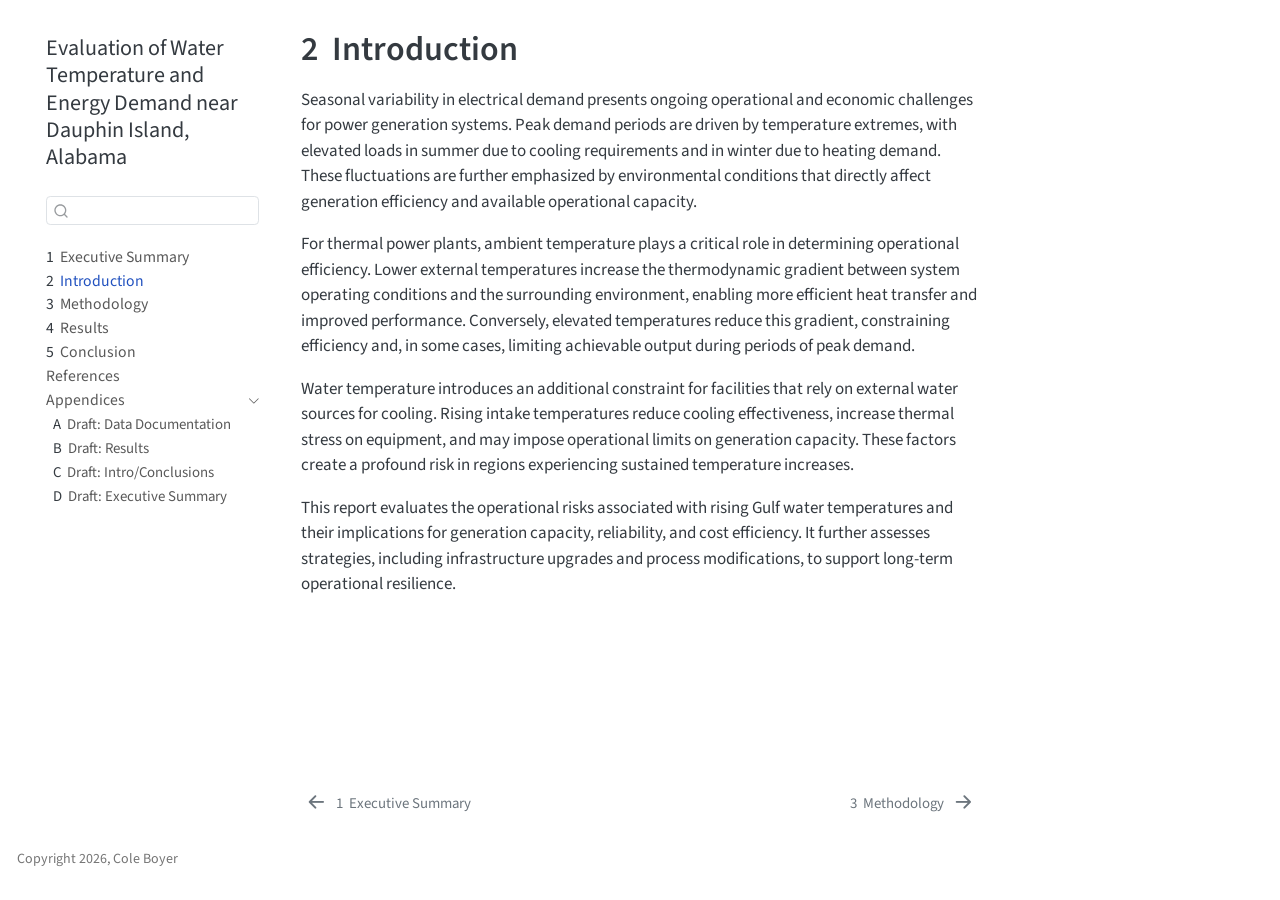
<file: docs/intro.html>
<!DOCTYPE html>
<html xmlns="http://www.w3.org/1999/xhtml" lang="en" xml:lang="en"><head>

<meta charset="utf-8">
<meta name="generator" content="quarto-1.8.27">

<meta name="viewport" content="width=device-width, initial-scale=1.0, user-scalable=yes">


<title>2&nbsp; Introduction – Evaluation of Water Temperature and Energy Demand near Dauphin Island, Alabama </title>
<style>
code{white-space: pre-wrap;}
span.smallcaps{font-variant: small-caps;}
div.columns{display: flex; gap: min(4vw, 1.5em);}
div.column{flex: auto; overflow-x: auto;}
div.hanging-indent{margin-left: 1.5em; text-indent: -1.5em;}
ul.task-list{list-style: none;}
ul.task-list li input[type="checkbox"] {
  width: 0.8em;
  margin: 0 0.8em 0.2em -1em; /* quarto-specific, see https://github.com/quarto-dev/quarto-cli/issues/4556 */ 
  vertical-align: middle;
}
</style>


<script src="site_libs/quarto-nav/quarto-nav.js"></script>
<script src="site_libs/quarto-nav/headroom.min.js"></script>
<script src="site_libs/clipboard/clipboard.min.js"></script>
<script src="site_libs/quarto-search/autocomplete.umd.js"></script>
<script src="site_libs/quarto-search/fuse.min.js"></script>
<script src="site_libs/quarto-search/quarto-search.js"></script>
<meta name="quarto:offset" content="./">
<link href="./data-doc.html" rel="next">
<link href="./index.html" rel="prev">
<script src="site_libs/quarto-html/quarto.js" type="module"></script>
<script src="site_libs/quarto-html/tabsets/tabsets.js" type="module"></script>
<script src="site_libs/quarto-html/axe/axe-check.js" type="module"></script>
<script src="site_libs/quarto-html/popper.min.js"></script>
<script src="site_libs/quarto-html/tippy.umd.min.js"></script>
<script src="site_libs/quarto-html/anchor.min.js"></script>
<link href="site_libs/quarto-html/tippy.css" rel="stylesheet">
<link href="site_libs/quarto-html/quarto-syntax-highlighting-b754b9fd3853d7e56faef54c29c5d52b.css" rel="stylesheet" id="quarto-text-highlighting-styles">
<script src="site_libs/bootstrap/bootstrap.min.js"></script>
<link href="site_libs/bootstrap/bootstrap-icons.css" rel="stylesheet">
<link href="site_libs/bootstrap/bootstrap-b075aae51ae52aef6625ffe77079b598.min.css" rel="stylesheet" append-hash="true" id="quarto-bootstrap" data-mode="light">
<script id="quarto-search-options" type="application/json">{
  "location": "sidebar",
  "copy-button": false,
  "collapse-after": 3,
  "panel-placement": "start",
  "type": "textbox",
  "limit": 50,
  "keyboard-shortcut": [
    "f",
    "/",
    "s"
  ],
  "show-item-context": false,
  "language": {
    "search-no-results-text": "No results",
    "search-matching-documents-text": "matching documents",
    "search-copy-link-title": "Copy link to search",
    "search-hide-matches-text": "Hide additional matches",
    "search-more-match-text": "more match in this document",
    "search-more-matches-text": "more matches in this document",
    "search-clear-button-title": "Clear",
    "search-text-placeholder": "",
    "search-detached-cancel-button-title": "Cancel",
    "search-submit-button-title": "Submit",
    "search-label": "Search"
  }
}</script>


</head>

<body class="nav-sidebar floating quarto-light">

<div id="quarto-search-results"></div>
  <header id="quarto-header" class="headroom fixed-top">
  <nav class="quarto-secondary-nav">
    <div class="container-fluid d-flex">
      <button type="button" class="quarto-btn-toggle btn" data-bs-toggle="collapse" role="button" data-bs-target=".quarto-sidebar-collapse-item" aria-controls="quarto-sidebar" aria-expanded="false" aria-label="Toggle sidebar navigation" onclick="if (window.quartoToggleHeadroom) { window.quartoToggleHeadroom(); }">
        <i class="bi bi-layout-text-sidebar-reverse"></i>
      </button>
        <nav class="quarto-page-breadcrumbs" aria-label="breadcrumb"><ol class="breadcrumb"><li class="breadcrumb-item"><a href="./intro.html"><span class="chapter-number">2</span>&nbsp; <span class="chapter-title">Introduction</span></a></li></ol></nav>
        <a class="flex-grow-1" role="navigation" data-bs-toggle="collapse" data-bs-target=".quarto-sidebar-collapse-item" aria-controls="quarto-sidebar" aria-expanded="false" aria-label="Toggle sidebar navigation" onclick="if (window.quartoToggleHeadroom) { window.quartoToggleHeadroom(); }">      
        </a>
      <button type="button" class="btn quarto-search-button" aria-label="Search" onclick="window.quartoOpenSearch();">
        <i class="bi bi-search"></i>
      </button>
    </div>
  </nav>
</header>
<!-- content -->
<div id="quarto-content" class="quarto-container page-columns page-rows-contents page-layout-article">
<!-- sidebar -->
  <nav id="quarto-sidebar" class="sidebar collapse collapse-horizontal quarto-sidebar-collapse-item sidebar-navigation floating overflow-auto">
    <div class="pt-lg-2 mt-2 text-left sidebar-header">
    <div class="sidebar-title mb-0 py-0">
      <a href="./">Evaluation of Water Temperature and Energy Demand near Dauphin Island, Alabama</a> 
    </div>
      </div>
        <div class="mt-2 flex-shrink-0 align-items-center">
        <div class="sidebar-search">
        <div id="quarto-search" class="" title="Search"></div>
        </div>
        </div>
    <div class="sidebar-menu-container"> 
    <ul class="list-unstyled mt-1">
        <li class="sidebar-item">
  <div class="sidebar-item-container"> 
  <a href="./index.html" class="sidebar-item-text sidebar-link">
 <span class="menu-text"><span class="chapter-number">1</span>&nbsp; <span class="chapter-title">Executive Summary</span></span></a>
  </div>
</li>
        <li class="sidebar-item">
  <div class="sidebar-item-container"> 
  <a href="./intro.html" class="sidebar-item-text sidebar-link active">
 <span class="menu-text"><span class="chapter-number">2</span>&nbsp; <span class="chapter-title">Introduction</span></span></a>
  </div>
</li>
        <li class="sidebar-item">
  <div class="sidebar-item-container"> 
  <a href="./data-doc.html" class="sidebar-item-text sidebar-link">
 <span class="menu-text"><span class="chapter-number">3</span>&nbsp; <span class="chapter-title">Methodology</span></span></a>
  </div>
</li>
        <li class="sidebar-item">
  <div class="sidebar-item-container"> 
  <a href="./results.html" class="sidebar-item-text sidebar-link">
 <span class="menu-text"><span class="chapter-number">4</span>&nbsp; <span class="chapter-title">Results</span></span></a>
  </div>
</li>
        <li class="sidebar-item">
  <div class="sidebar-item-container"> 
  <a href="./conclusion.html" class="sidebar-item-text sidebar-link">
 <span class="menu-text"><span class="chapter-number">5</span>&nbsp; <span class="chapter-title">Conclusion</span></span></a>
  </div>
</li>
        <li class="sidebar-item">
  <div class="sidebar-item-container"> 
  <a href="./references.html" class="sidebar-item-text sidebar-link">
 <span class="menu-text">References</span></a>
  </div>
</li>
        <li class="sidebar-item sidebar-item-section">
      <div class="sidebar-item-container"> 
            <a class="sidebar-item-text sidebar-link text-start" data-bs-toggle="collapse" data-bs-target="#quarto-sidebar-section-1" role="navigation" aria-expanded="true">
 <span class="menu-text">Appendices</span></a>
          <a class="sidebar-item-toggle text-start" data-bs-toggle="collapse" data-bs-target="#quarto-sidebar-section-1" role="navigation" aria-expanded="true" aria-label="Toggle section">
            <i class="bi bi-chevron-right ms-2"></i>
          </a> 
      </div>
      <ul id="quarto-sidebar-section-1" class="collapse list-unstyled sidebar-section depth1 show">  
          <li class="sidebar-item">
  <div class="sidebar-item-container"> 
  <a href="./draft-data-doc.html" class="sidebar-item-text sidebar-link">
 <span class="menu-text"><span class="chapter-number">A</span>&nbsp; <span class="chapter-title">Draft: Data Documentation</span></span></a>
  </div>
</li>
          <li class="sidebar-item">
  <div class="sidebar-item-container"> 
  <a href="./draft-results.html" class="sidebar-item-text sidebar-link">
 <span class="menu-text"><span class="chapter-number">B</span>&nbsp; <span class="chapter-title">Draft: Results</span></span></a>
  </div>
</li>
          <li class="sidebar-item">
  <div class="sidebar-item-container"> 
  <a href="./draft-intro-conclusions.html" class="sidebar-item-text sidebar-link">
 <span class="menu-text"><span class="chapter-number">C</span>&nbsp; <span class="chapter-title">Draft: Intro/Conclusions</span></span></a>
  </div>
</li>
          <li class="sidebar-item">
  <div class="sidebar-item-container"> 
  <a href="./draft-exec-summary.html" class="sidebar-item-text sidebar-link">
 <span class="menu-text"><span class="chapter-number">D</span>&nbsp; <span class="chapter-title">Draft: Executive Summary</span></span></a>
  </div>
</li>
      </ul>
  </li>
    </ul>
    </div>
</nav>
<div id="quarto-sidebar-glass" class="quarto-sidebar-collapse-item" data-bs-toggle="collapse" data-bs-target=".quarto-sidebar-collapse-item"></div>
<!-- margin-sidebar -->
    <div id="quarto-margin-sidebar" class="sidebar margin-sidebar zindex-bottom">
        
    </div>
<!-- main -->
<main class="content" id="quarto-document-content">

<header id="title-block-header" class="quarto-title-block default">
<div class="quarto-title">
<h1 class="title"><span class="chapter-number">2</span>&nbsp; <span class="chapter-title">Introduction</span></h1>
</div>



<div class="quarto-title-meta">

    
  
    
  </div>
  


</header>


<p>Seasonal variability in electrical demand presents ongoing operational and economic challenges for power generation systems. Peak demand periods are driven by temperature extremes, with elevated loads in summer due to cooling requirements and in winter due to heating demand. These fluctuations are further emphasized by environmental conditions that directly affect generation efficiency and available operational capacity.</p>
<p>For thermal power plants, ambient temperature plays a critical role in determining operational efficiency. Lower external temperatures increase the thermodynamic gradient between system operating conditions and the surrounding environment, enabling more efficient heat transfer and improved performance. Conversely, elevated temperatures reduce this gradient, constraining efficiency and, in some cases, limiting achievable output during periods of peak demand.</p>
<p>Water temperature introduces an additional constraint for facilities that rely on external water sources for cooling. Rising intake temperatures reduce cooling effectiveness, increase thermal stress on equipment, and may impose operational limits on generation capacity. These factors create a profound risk in regions experiencing sustained temperature increases.</p>
<p>This report evaluates the operational risks associated with rising Gulf water temperatures and their implications for generation capacity, reliability, and cost efficiency. It further assesses strategies, including infrastructure upgrades and process modifications, to support long-term operational resilience.</p>



</main> <!-- /main -->
<script id="quarto-html-after-body" type="application/javascript">
  window.document.addEventListener("DOMContentLoaded", function (event) {
    const icon = "";
    const anchorJS = new window.AnchorJS();
    anchorJS.options = {
      placement: 'right',
      icon: icon
    };
    anchorJS.add('.anchored');
    const isCodeAnnotation = (el) => {
      for (const clz of el.classList) {
        if (clz.startsWith('code-annotation-')) {                     
          return true;
        }
      }
      return false;
    }
    const onCopySuccess = function(e) {
      // button target
      const button = e.trigger;
      // don't keep focus
      button.blur();
      // flash "checked"
      button.classList.add('code-copy-button-checked');
      var currentTitle = button.getAttribute("title");
      button.setAttribute("title", "Copied!");
      let tooltip;
      if (window.bootstrap) {
        button.setAttribute("data-bs-toggle", "tooltip");
        button.setAttribute("data-bs-placement", "left");
        button.setAttribute("data-bs-title", "Copied!");
        tooltip = new bootstrap.Tooltip(button, 
          { trigger: "manual", 
            customClass: "code-copy-button-tooltip",
            offset: [0, -8]});
        tooltip.show();    
      }
      setTimeout(function() {
        if (tooltip) {
          tooltip.hide();
          button.removeAttribute("data-bs-title");
          button.removeAttribute("data-bs-toggle");
          button.removeAttribute("data-bs-placement");
        }
        button.setAttribute("title", currentTitle);
        button.classList.remove('code-copy-button-checked');
      }, 1000);
      // clear code selection
      e.clearSelection();
    }
    const getTextToCopy = function(trigger) {
      const outerScaffold = trigger.parentElement.cloneNode(true);
      const codeEl = outerScaffold.querySelector('code');
      for (const childEl of codeEl.children) {
        if (isCodeAnnotation(childEl)) {
          childEl.remove();
        }
      }
      return codeEl.innerText;
    }
    const clipboard = new window.ClipboardJS('.code-copy-button:not([data-in-quarto-modal])', {
      text: getTextToCopy
    });
    clipboard.on('success', onCopySuccess);
    if (window.document.getElementById('quarto-embedded-source-code-modal')) {
      const clipboardModal = new window.ClipboardJS('.code-copy-button[data-in-quarto-modal]', {
        text: getTextToCopy,
        container: window.document.getElementById('quarto-embedded-source-code-modal')
      });
      clipboardModal.on('success', onCopySuccess);
    }
      var localhostRegex = new RegExp(/^(?:http|https):\/\/localhost\:?[0-9]*\//);
      var mailtoRegex = new RegExp(/^mailto:/);
        var filterRegex = new RegExp('/' + window.location.host + '/');
      var isInternal = (href) => {
          return filterRegex.test(href) || localhostRegex.test(href) || mailtoRegex.test(href);
      }
      // Inspect non-navigation links and adorn them if external
     var links = window.document.querySelectorAll('a[href]:not(.nav-link):not(.navbar-brand):not(.toc-action):not(.sidebar-link):not(.sidebar-item-toggle):not(.pagination-link):not(.no-external):not([aria-hidden]):not(.dropdown-item):not(.quarto-navigation-tool):not(.about-link)');
      for (var i=0; i<links.length; i++) {
        const link = links[i];
        if (!isInternal(link.href)) {
          // undo the damage that might have been done by quarto-nav.js in the case of
          // links that we want to consider external
          if (link.dataset.originalHref !== undefined) {
            link.href = link.dataset.originalHref;
          }
        }
      }
    function tippyHover(el, contentFn, onTriggerFn, onUntriggerFn) {
      const config = {
        allowHTML: true,
        maxWidth: 500,
        delay: 100,
        arrow: false,
        appendTo: function(el) {
            return el.parentElement;
        },
        interactive: true,
        interactiveBorder: 10,
        theme: 'quarto',
        placement: 'bottom-start',
      };
      if (contentFn) {
        config.content = contentFn;
      }
      if (onTriggerFn) {
        config.onTrigger = onTriggerFn;
      }
      if (onUntriggerFn) {
        config.onUntrigger = onUntriggerFn;
      }
      window.tippy(el, config); 
    }
    const noterefs = window.document.querySelectorAll('a[role="doc-noteref"]');
    for (var i=0; i<noterefs.length; i++) {
      const ref = noterefs[i];
      tippyHover(ref, function() {
        // use id or data attribute instead here
        let href = ref.getAttribute('data-footnote-href') || ref.getAttribute('href');
        try { href = new URL(href).hash; } catch {}
        const id = href.replace(/^#\/?/, "");
        const note = window.document.getElementById(id);
        if (note) {
          return note.innerHTML;
        } else {
          return "";
        }
      });
    }
    const xrefs = window.document.querySelectorAll('a.quarto-xref');
    const processXRef = (id, note) => {
      // Strip column container classes
      const stripColumnClz = (el) => {
        el.classList.remove("page-full", "page-columns");
        if (el.children) {
          for (const child of el.children) {
            stripColumnClz(child);
          }
        }
      }
      stripColumnClz(note)
      if (id === null || id.startsWith('sec-')) {
        // Special case sections, only their first couple elements
        const container = document.createElement("div");
        if (note.children && note.children.length > 2) {
          container.appendChild(note.children[0].cloneNode(true));
          for (let i = 1; i < note.children.length; i++) {
            const child = note.children[i];
            if (child.tagName === "P" && child.innerText === "") {
              continue;
            } else {
              container.appendChild(child.cloneNode(true));
              break;
            }
          }
          if (window.Quarto?.typesetMath) {
            window.Quarto.typesetMath(container);
          }
          return container.innerHTML
        } else {
          if (window.Quarto?.typesetMath) {
            window.Quarto.typesetMath(note);
          }
          return note.innerHTML;
        }
      } else {
        // Remove any anchor links if they are present
        const anchorLink = note.querySelector('a.anchorjs-link');
        if (anchorLink) {
          anchorLink.remove();
        }
        if (window.Quarto?.typesetMath) {
          window.Quarto.typesetMath(note);
        }
        if (note.classList.contains("callout")) {
          return note.outerHTML;
        } else {
          return note.innerHTML;
        }
      }
    }
    for (var i=0; i<xrefs.length; i++) {
      const xref = xrefs[i];
      tippyHover(xref, undefined, function(instance) {
        instance.disable();
        let url = xref.getAttribute('href');
        let hash = undefined; 
        if (url.startsWith('#')) {
          hash = url;
        } else {
          try { hash = new URL(url).hash; } catch {}
        }
        if (hash) {
          const id = hash.replace(/^#\/?/, "");
          const note = window.document.getElementById(id);
          if (note !== null) {
            try {
              const html = processXRef(id, note.cloneNode(true));
              instance.setContent(html);
            } finally {
              instance.enable();
              instance.show();
            }
          } else {
            // See if we can fetch this
            fetch(url.split('#')[0])
            .then(res => res.text())
            .then(html => {
              const parser = new DOMParser();
              const htmlDoc = parser.parseFromString(html, "text/html");
              const note = htmlDoc.getElementById(id);
              if (note !== null) {
                const html = processXRef(id, note);
                instance.setContent(html);
              } 
            }).finally(() => {
              instance.enable();
              instance.show();
            });
          }
        } else {
          // See if we can fetch a full url (with no hash to target)
          // This is a special case and we should probably do some content thinning / targeting
          fetch(url)
          .then(res => res.text())
          .then(html => {
            const parser = new DOMParser();
            const htmlDoc = parser.parseFromString(html, "text/html");
            const note = htmlDoc.querySelector('main.content');
            if (note !== null) {
              // This should only happen for chapter cross references
              // (since there is no id in the URL)
              // remove the first header
              if (note.children.length > 0 && note.children[0].tagName === "HEADER") {
                note.children[0].remove();
              }
              const html = processXRef(null, note);
              instance.setContent(html);
            } 
          }).finally(() => {
            instance.enable();
            instance.show();
          });
        }
      }, function(instance) {
      });
    }
        let selectedAnnoteEl;
        const selectorForAnnotation = ( cell, annotation) => {
          let cellAttr = 'data-code-cell="' + cell + '"';
          let lineAttr = 'data-code-annotation="' +  annotation + '"';
          const selector = 'span[' + cellAttr + '][' + lineAttr + ']';
          return selector;
        }
        const selectCodeLines = (annoteEl) => {
          const doc = window.document;
          const targetCell = annoteEl.getAttribute("data-target-cell");
          const targetAnnotation = annoteEl.getAttribute("data-target-annotation");
          const annoteSpan = window.document.querySelector(selectorForAnnotation(targetCell, targetAnnotation));
          const lines = annoteSpan.getAttribute("data-code-lines").split(",");
          const lineIds = lines.map((line) => {
            return targetCell + "-" + line;
          })
          let top = null;
          let height = null;
          let parent = null;
          if (lineIds.length > 0) {
              //compute the position of the single el (top and bottom and make a div)
              const el = window.document.getElementById(lineIds[0]);
              top = el.offsetTop;
              height = el.offsetHeight;
              parent = el.parentElement.parentElement;
            if (lineIds.length > 1) {
              const lastEl = window.document.getElementById(lineIds[lineIds.length - 1]);
              const bottom = lastEl.offsetTop + lastEl.offsetHeight;
              height = bottom - top;
            }
            if (top !== null && height !== null && parent !== null) {
              // cook up a div (if necessary) and position it 
              let div = window.document.getElementById("code-annotation-line-highlight");
              if (div === null) {
                div = window.document.createElement("div");
                div.setAttribute("id", "code-annotation-line-highlight");
                div.style.position = 'absolute';
                parent.appendChild(div);
              }
              div.style.top = top - 2 + "px";
              div.style.height = height + 4 + "px";
              div.style.left = 0;
              let gutterDiv = window.document.getElementById("code-annotation-line-highlight-gutter");
              if (gutterDiv === null) {
                gutterDiv = window.document.createElement("div");
                gutterDiv.setAttribute("id", "code-annotation-line-highlight-gutter");
                gutterDiv.style.position = 'absolute';
                const codeCell = window.document.getElementById(targetCell);
                const gutter = codeCell.querySelector('.code-annotation-gutter');
                gutter.appendChild(gutterDiv);
              }
              gutterDiv.style.top = top - 2 + "px";
              gutterDiv.style.height = height + 4 + "px";
            }
            selectedAnnoteEl = annoteEl;
          }
        };
        const unselectCodeLines = () => {
          const elementsIds = ["code-annotation-line-highlight", "code-annotation-line-highlight-gutter"];
          elementsIds.forEach((elId) => {
            const div = window.document.getElementById(elId);
            if (div) {
              div.remove();
            }
          });
          selectedAnnoteEl = undefined;
        };
          // Handle positioning of the toggle
      window.addEventListener(
        "resize",
        throttle(() => {
          elRect = undefined;
          if (selectedAnnoteEl) {
            selectCodeLines(selectedAnnoteEl);
          }
        }, 10)
      );
      function throttle(fn, ms) {
      let throttle = false;
      let timer;
        return (...args) => {
          if(!throttle) { // first call gets through
              fn.apply(this, args);
              throttle = true;
          } else { // all the others get throttled
              if(timer) clearTimeout(timer); // cancel #2
              timer = setTimeout(() => {
                fn.apply(this, args);
                timer = throttle = false;
              }, ms);
          }
        };
      }
        // Attach click handler to the DT
        const annoteDls = window.document.querySelectorAll('dt[data-target-cell]');
        for (const annoteDlNode of annoteDls) {
          annoteDlNode.addEventListener('click', (event) => {
            const clickedEl = event.target;
            if (clickedEl !== selectedAnnoteEl) {
              unselectCodeLines();
              const activeEl = window.document.querySelector('dt[data-target-cell].code-annotation-active');
              if (activeEl) {
                activeEl.classList.remove('code-annotation-active');
              }
              selectCodeLines(clickedEl);
              clickedEl.classList.add('code-annotation-active');
            } else {
              // Unselect the line
              unselectCodeLines();
              clickedEl.classList.remove('code-annotation-active');
            }
          });
        }
    const findCites = (el) => {
      const parentEl = el.parentElement;
      if (parentEl) {
        const cites = parentEl.dataset.cites;
        if (cites) {
          return {
            el,
            cites: cites.split(' ')
          };
        } else {
          return findCites(el.parentElement)
        }
      } else {
        return undefined;
      }
    };
    var bibliorefs = window.document.querySelectorAll('a[role="doc-biblioref"]');
    for (var i=0; i<bibliorefs.length; i++) {
      const ref = bibliorefs[i];
      const citeInfo = findCites(ref);
      if (citeInfo) {
        tippyHover(citeInfo.el, function() {
          var popup = window.document.createElement('div');
          citeInfo.cites.forEach(function(cite) {
            var citeDiv = window.document.createElement('div');
            citeDiv.classList.add('hanging-indent');
            citeDiv.classList.add('csl-entry');
            var biblioDiv = window.document.getElementById('ref-' + cite);
            if (biblioDiv) {
              citeDiv.innerHTML = biblioDiv.innerHTML;
            }
            popup.appendChild(citeDiv);
          });
          return popup.innerHTML;
        });
      }
    }
  });
  </script>
<nav class="page-navigation">
  <div class="nav-page nav-page-previous">
      <a href="./index.html" class="pagination-link" aria-label="Executive Summary">
        <i class="bi bi-arrow-left-short"></i> <span class="nav-page-text"><span class="chapter-number">1</span>&nbsp; <span class="chapter-title">Executive Summary</span></span>
      </a>          
  </div>
  <div class="nav-page nav-page-next">
      <a href="./data-doc.html" class="pagination-link" aria-label="Methodology">
        <span class="nav-page-text"><span class="chapter-number">3</span>&nbsp; <span class="chapter-title">Methodology</span></span> <i class="bi bi-arrow-right-short"></i>
      </a>
  </div>
</nav>
</div> <!-- /content -->
<footer class="footer">
  <div class="nav-footer">
    <div class="nav-footer-left">
<p>Copyright 2026, Cole Boyer</p>
</div>   
    <div class="nav-footer-center">
      &nbsp;
    </div>
    <div class="nav-footer-right">
      &nbsp;
    </div>
  </div>
</footer>




</body></html>
</file>
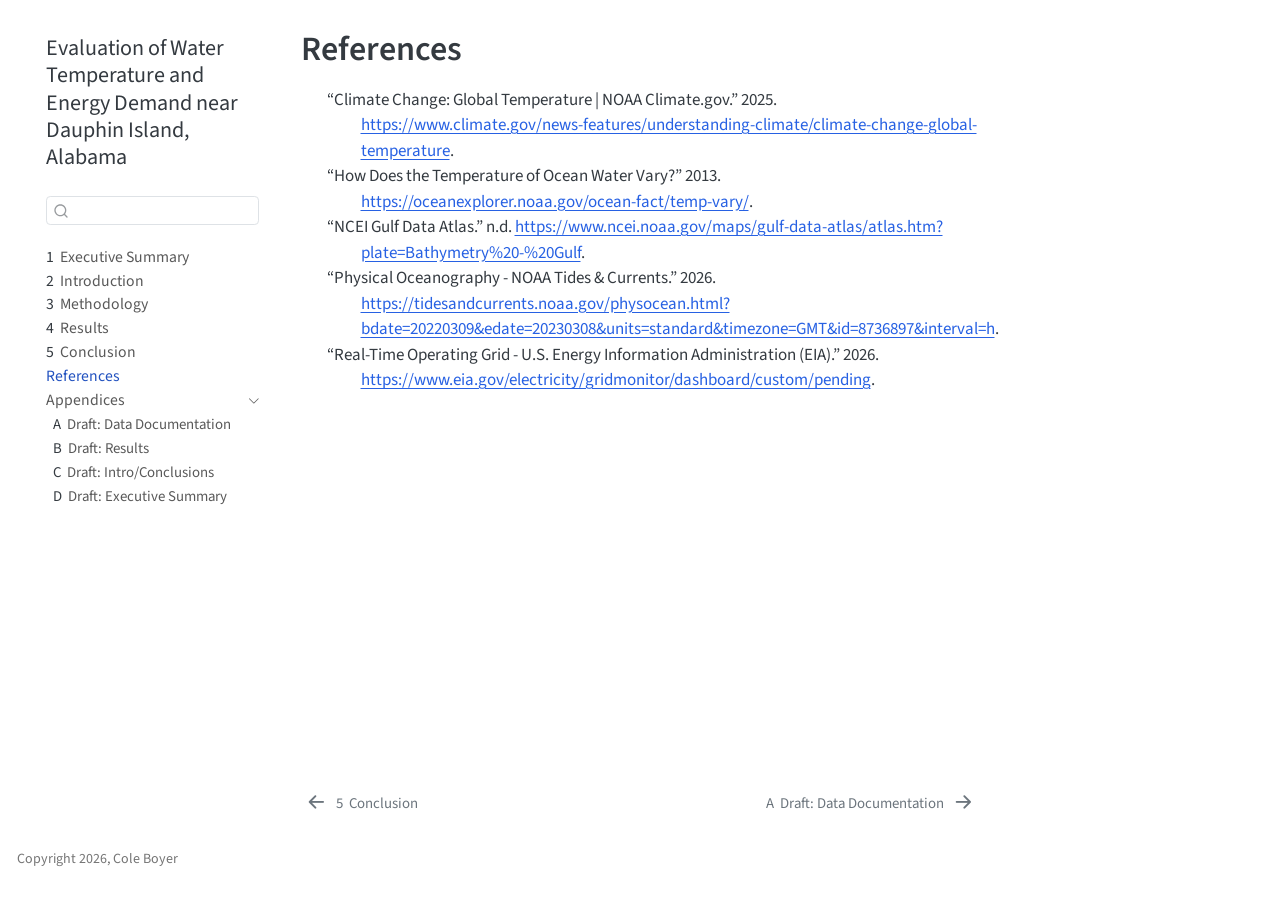
<file: docs/references.html>
<!DOCTYPE html>
<html xmlns="http://www.w3.org/1999/xhtml" lang="en" xml:lang="en"><head>

<meta charset="utf-8">
<meta name="generator" content="quarto-1.8.27">

<meta name="viewport" content="width=device-width, initial-scale=1.0, user-scalable=yes">


<title>References – Evaluation of Water Temperature and Energy Demand near Dauphin Island, Alabama</title>
<style>
code{white-space: pre-wrap;}
span.smallcaps{font-variant: small-caps;}
div.columns{display: flex; gap: min(4vw, 1.5em);}
div.column{flex: auto; overflow-x: auto;}
div.hanging-indent{margin-left: 1.5em; text-indent: -1.5em;}
ul.task-list{list-style: none;}
ul.task-list li input[type="checkbox"] {
  width: 0.8em;
  margin: 0 0.8em 0.2em -1em; /* quarto-specific, see https://github.com/quarto-dev/quarto-cli/issues/4556 */ 
  vertical-align: middle;
}
/* CSS for citations */
div.csl-bib-body { }
div.csl-entry {
  clear: both;
}
.hanging-indent div.csl-entry {
  margin-left:2em;
  text-indent:-2em;
}
div.csl-left-margin {
  min-width:2em;
  float:left;
}
div.csl-right-inline {
  margin-left:2em;
  padding-left:1em;
}
div.csl-indent {
  margin-left: 2em;
}</style>


<script src="site_libs/quarto-nav/quarto-nav.js"></script>
<script src="site_libs/quarto-nav/headroom.min.js"></script>
<script src="site_libs/clipboard/clipboard.min.js"></script>
<script src="site_libs/quarto-search/autocomplete.umd.js"></script>
<script src="site_libs/quarto-search/fuse.min.js"></script>
<script src="site_libs/quarto-search/quarto-search.js"></script>
<meta name="quarto:offset" content="./">
<link href="./draft-data-doc.html" rel="next">
<link href="./conclusion.html" rel="prev">
<script src="site_libs/quarto-html/quarto.js" type="module"></script>
<script src="site_libs/quarto-html/tabsets/tabsets.js" type="module"></script>
<script src="site_libs/quarto-html/axe/axe-check.js" type="module"></script>
<script src="site_libs/quarto-html/popper.min.js"></script>
<script src="site_libs/quarto-html/tippy.umd.min.js"></script>
<script src="site_libs/quarto-html/anchor.min.js"></script>
<link href="site_libs/quarto-html/tippy.css" rel="stylesheet">
<link href="site_libs/quarto-html/quarto-syntax-highlighting-b754b9fd3853d7e56faef54c29c5d52b.css" rel="stylesheet" id="quarto-text-highlighting-styles">
<script src="site_libs/bootstrap/bootstrap.min.js"></script>
<link href="site_libs/bootstrap/bootstrap-icons.css" rel="stylesheet">
<link href="site_libs/bootstrap/bootstrap-b075aae51ae52aef6625ffe77079b598.min.css" rel="stylesheet" append-hash="true" id="quarto-bootstrap" data-mode="light">
<script id="quarto-search-options" type="application/json">{
  "location": "sidebar",
  "copy-button": false,
  "collapse-after": 3,
  "panel-placement": "start",
  "type": "textbox",
  "limit": 50,
  "keyboard-shortcut": [
    "f",
    "/",
    "s"
  ],
  "show-item-context": false,
  "language": {
    "search-no-results-text": "No results",
    "search-matching-documents-text": "matching documents",
    "search-copy-link-title": "Copy link to search",
    "search-hide-matches-text": "Hide additional matches",
    "search-more-match-text": "more match in this document",
    "search-more-matches-text": "more matches in this document",
    "search-clear-button-title": "Clear",
    "search-text-placeholder": "",
    "search-detached-cancel-button-title": "Cancel",
    "search-submit-button-title": "Submit",
    "search-label": "Search"
  }
}</script>


</head>

<body class="nav-sidebar floating quarto-light">

<div id="quarto-search-results"></div>
  <header id="quarto-header" class="headroom fixed-top">
  <nav class="quarto-secondary-nav">
    <div class="container-fluid d-flex">
      <button type="button" class="quarto-btn-toggle btn" data-bs-toggle="collapse" role="button" data-bs-target=".quarto-sidebar-collapse-item" aria-controls="quarto-sidebar" aria-expanded="false" aria-label="Toggle sidebar navigation" onclick="if (window.quartoToggleHeadroom) { window.quartoToggleHeadroom(); }">
        <i class="bi bi-layout-text-sidebar-reverse"></i>
      </button>
        <nav class="quarto-page-breadcrumbs" aria-label="breadcrumb"><ol class="breadcrumb"><li class="breadcrumb-item"><a href="./references.html">References</a></li></ol></nav>
        <a class="flex-grow-1" role="navigation" data-bs-toggle="collapse" data-bs-target=".quarto-sidebar-collapse-item" aria-controls="quarto-sidebar" aria-expanded="false" aria-label="Toggle sidebar navigation" onclick="if (window.quartoToggleHeadroom) { window.quartoToggleHeadroom(); }">      
        </a>
      <button type="button" class="btn quarto-search-button" aria-label="Search" onclick="window.quartoOpenSearch();">
        <i class="bi bi-search"></i>
      </button>
    </div>
  </nav>
</header>
<!-- content -->
<div id="quarto-content" class="quarto-container page-columns page-rows-contents page-layout-article">
<!-- sidebar -->
  <nav id="quarto-sidebar" class="sidebar collapse collapse-horizontal quarto-sidebar-collapse-item sidebar-navigation floating overflow-auto">
    <div class="pt-lg-2 mt-2 text-left sidebar-header">
    <div class="sidebar-title mb-0 py-0">
      <a href="./">Evaluation of Water Temperature and Energy Demand near Dauphin Island, Alabama</a> 
    </div>
      </div>
        <div class="mt-2 flex-shrink-0 align-items-center">
        <div class="sidebar-search">
        <div id="quarto-search" class="" title="Search"></div>
        </div>
        </div>
    <div class="sidebar-menu-container"> 
    <ul class="list-unstyled mt-1">
        <li class="sidebar-item">
  <div class="sidebar-item-container"> 
  <a href="./index.html" class="sidebar-item-text sidebar-link">
 <span class="menu-text"><span class="chapter-number">1</span>&nbsp; <span class="chapter-title">Executive Summary</span></span></a>
  </div>
</li>
        <li class="sidebar-item">
  <div class="sidebar-item-container"> 
  <a href="./intro.html" class="sidebar-item-text sidebar-link">
 <span class="menu-text"><span class="chapter-number">2</span>&nbsp; <span class="chapter-title">Introduction</span></span></a>
  </div>
</li>
        <li class="sidebar-item">
  <div class="sidebar-item-container"> 
  <a href="./data-doc.html" class="sidebar-item-text sidebar-link">
 <span class="menu-text"><span class="chapter-number">3</span>&nbsp; <span class="chapter-title">Methodology</span></span></a>
  </div>
</li>
        <li class="sidebar-item">
  <div class="sidebar-item-container"> 
  <a href="./results.html" class="sidebar-item-text sidebar-link">
 <span class="menu-text"><span class="chapter-number">4</span>&nbsp; <span class="chapter-title">Results</span></span></a>
  </div>
</li>
        <li class="sidebar-item">
  <div class="sidebar-item-container"> 
  <a href="./conclusion.html" class="sidebar-item-text sidebar-link">
 <span class="menu-text"><span class="chapter-number">5</span>&nbsp; <span class="chapter-title">Conclusion</span></span></a>
  </div>
</li>
        <li class="sidebar-item">
  <div class="sidebar-item-container"> 
  <a href="./references.html" class="sidebar-item-text sidebar-link active">
 <span class="menu-text">References</span></a>
  </div>
</li>
        <li class="sidebar-item sidebar-item-section">
      <div class="sidebar-item-container"> 
            <a class="sidebar-item-text sidebar-link text-start" data-bs-toggle="collapse" data-bs-target="#quarto-sidebar-section-1" role="navigation" aria-expanded="true">
 <span class="menu-text">Appendices</span></a>
          <a class="sidebar-item-toggle text-start" data-bs-toggle="collapse" data-bs-target="#quarto-sidebar-section-1" role="navigation" aria-expanded="true" aria-label="Toggle section">
            <i class="bi bi-chevron-right ms-2"></i>
          </a> 
      </div>
      <ul id="quarto-sidebar-section-1" class="collapse list-unstyled sidebar-section depth1 show">  
          <li class="sidebar-item">
  <div class="sidebar-item-container"> 
  <a href="./draft-data-doc.html" class="sidebar-item-text sidebar-link">
 <span class="menu-text"><span class="chapter-number">A</span>&nbsp; <span class="chapter-title">Draft: Data Documentation</span></span></a>
  </div>
</li>
          <li class="sidebar-item">
  <div class="sidebar-item-container"> 
  <a href="./draft-results.html" class="sidebar-item-text sidebar-link">
 <span class="menu-text"><span class="chapter-number">B</span>&nbsp; <span class="chapter-title">Draft: Results</span></span></a>
  </div>
</li>
          <li class="sidebar-item">
  <div class="sidebar-item-container"> 
  <a href="./draft-intro-conclusions.html" class="sidebar-item-text sidebar-link">
 <span class="menu-text"><span class="chapter-number">C</span>&nbsp; <span class="chapter-title">Draft: Intro/Conclusions</span></span></a>
  </div>
</li>
          <li class="sidebar-item">
  <div class="sidebar-item-container"> 
  <a href="./draft-exec-summary.html" class="sidebar-item-text sidebar-link">
 <span class="menu-text"><span class="chapter-number">D</span>&nbsp; <span class="chapter-title">Draft: Executive Summary</span></span></a>
  </div>
</li>
      </ul>
  </li>
    </ul>
    </div>
</nav>
<div id="quarto-sidebar-glass" class="quarto-sidebar-collapse-item" data-bs-toggle="collapse" data-bs-target=".quarto-sidebar-collapse-item"></div>
<!-- margin-sidebar -->
    <div id="quarto-margin-sidebar" class="sidebar margin-sidebar zindex-bottom">
        
    </div>
<!-- main -->
<main class="content" id="quarto-document-content">

<header id="title-block-header" class="quarto-title-block default">
<div class="quarto-title">
<h1 class="title">References</h1>
</div>



<div class="quarto-title-meta">

    
  
    
  </div>
  


</header>


<div id="refs" class="references csl-bib-body hanging-indent" data-entry-spacing="0" role="list">
<div id="ref-climate2025" class="csl-entry" role="listitem">
<span>“Climate Change: Global Temperature | NOAA Climate.gov.”</span>
2025. <a href="https://www.climate.gov/news-features/understanding-climate/climate-change-global-temperature">https://www.climate.gov/news-features/understanding-climate/climate-change-global-temperature</a>.
</div>
<div id="ref-NOAAWaterTemp" class="csl-entry" role="listitem">
<span>“How Does the Temperature of Ocean Water Vary?”</span> 2013. <a href="https://oceanexplorer.noaa.gov/ocean-fact/temp-vary/">https://oceanexplorer.noaa.gov/ocean-fact/temp-vary/</a>.
</div>
<div id="ref-NCEI" class="csl-entry" role="listitem">
<span>“NCEI Gulf Data Atlas.”</span> n.d. <a href="https://www.ncei.noaa.gov/maps/gulf-data-atlas/atlas.htm?plate=Bathymetry%20-%20Gulf">https://www.ncei.noaa.gov/maps/gulf-data-atlas/atlas.htm?plate=Bathymetry%20-%20Gulf</a>.
</div>
<div id="ref-WaterTemperature" class="csl-entry" role="listitem">
<span>“Physical Oceanography - NOAA Tides &amp; Currents.”</span> 2026.
<a href="https://tidesandcurrents.noaa.gov/physocean.html?bdate=20220309&amp;edate=20230308&amp;units=standard&amp;timezone=GMT&amp;id=8736897&amp;interval=h">https://tidesandcurrents.noaa.gov/physocean.html?bdate=20220309&amp;edate=20230308&amp;units=standard&amp;timezone=GMT&amp;id=8736897&amp;interval=h</a>.
</div>
<div id="ref-energy_demand" class="csl-entry" role="listitem">
<span>“Real-Time Operating Grid - <span>U.S.</span> Energy Information
Administration (EIA).”</span> 2026. <a href="https://www.eia.gov/electricity/gridmonitor/dashboard/custom/pending">https://www.eia.gov/electricity/gridmonitor/dashboard/custom/pending</a>.
</div>
</div>



</main> <!-- /main -->
<script id="quarto-html-after-body" type="application/javascript">
  window.document.addEventListener("DOMContentLoaded", function (event) {
    const icon = "";
    const anchorJS = new window.AnchorJS();
    anchorJS.options = {
      placement: 'right',
      icon: icon
    };
    anchorJS.add('.anchored');
    const isCodeAnnotation = (el) => {
      for (const clz of el.classList) {
        if (clz.startsWith('code-annotation-')) {                     
          return true;
        }
      }
      return false;
    }
    const onCopySuccess = function(e) {
      // button target
      const button = e.trigger;
      // don't keep focus
      button.blur();
      // flash "checked"
      button.classList.add('code-copy-button-checked');
      var currentTitle = button.getAttribute("title");
      button.setAttribute("title", "Copied!");
      let tooltip;
      if (window.bootstrap) {
        button.setAttribute("data-bs-toggle", "tooltip");
        button.setAttribute("data-bs-placement", "left");
        button.setAttribute("data-bs-title", "Copied!");
        tooltip = new bootstrap.Tooltip(button, 
          { trigger: "manual", 
            customClass: "code-copy-button-tooltip",
            offset: [0, -8]});
        tooltip.show();    
      }
      setTimeout(function() {
        if (tooltip) {
          tooltip.hide();
          button.removeAttribute("data-bs-title");
          button.removeAttribute("data-bs-toggle");
          button.removeAttribute("data-bs-placement");
        }
        button.setAttribute("title", currentTitle);
        button.classList.remove('code-copy-button-checked');
      }, 1000);
      // clear code selection
      e.clearSelection();
    }
    const getTextToCopy = function(trigger) {
      const outerScaffold = trigger.parentElement.cloneNode(true);
      const codeEl = outerScaffold.querySelector('code');
      for (const childEl of codeEl.children) {
        if (isCodeAnnotation(childEl)) {
          childEl.remove();
        }
      }
      return codeEl.innerText;
    }
    const clipboard = new window.ClipboardJS('.code-copy-button:not([data-in-quarto-modal])', {
      text: getTextToCopy
    });
    clipboard.on('success', onCopySuccess);
    if (window.document.getElementById('quarto-embedded-source-code-modal')) {
      const clipboardModal = new window.ClipboardJS('.code-copy-button[data-in-quarto-modal]', {
        text: getTextToCopy,
        container: window.document.getElementById('quarto-embedded-source-code-modal')
      });
      clipboardModal.on('success', onCopySuccess);
    }
      var localhostRegex = new RegExp(/^(?:http|https):\/\/localhost\:?[0-9]*\//);
      var mailtoRegex = new RegExp(/^mailto:/);
        var filterRegex = new RegExp('/' + window.location.host + '/');
      var isInternal = (href) => {
          return filterRegex.test(href) || localhostRegex.test(href) || mailtoRegex.test(href);
      }
      // Inspect non-navigation links and adorn them if external
     var links = window.document.querySelectorAll('a[href]:not(.nav-link):not(.navbar-brand):not(.toc-action):not(.sidebar-link):not(.sidebar-item-toggle):not(.pagination-link):not(.no-external):not([aria-hidden]):not(.dropdown-item):not(.quarto-navigation-tool):not(.about-link)');
      for (var i=0; i<links.length; i++) {
        const link = links[i];
        if (!isInternal(link.href)) {
          // undo the damage that might have been done by quarto-nav.js in the case of
          // links that we want to consider external
          if (link.dataset.originalHref !== undefined) {
            link.href = link.dataset.originalHref;
          }
        }
      }
    function tippyHover(el, contentFn, onTriggerFn, onUntriggerFn) {
      const config = {
        allowHTML: true,
        maxWidth: 500,
        delay: 100,
        arrow: false,
        appendTo: function(el) {
            return el.parentElement;
        },
        interactive: true,
        interactiveBorder: 10,
        theme: 'quarto',
        placement: 'bottom-start',
      };
      if (contentFn) {
        config.content = contentFn;
      }
      if (onTriggerFn) {
        config.onTrigger = onTriggerFn;
      }
      if (onUntriggerFn) {
        config.onUntrigger = onUntriggerFn;
      }
      window.tippy(el, config); 
    }
    const noterefs = window.document.querySelectorAll('a[role="doc-noteref"]');
    for (var i=0; i<noterefs.length; i++) {
      const ref = noterefs[i];
      tippyHover(ref, function() {
        // use id or data attribute instead here
        let href = ref.getAttribute('data-footnote-href') || ref.getAttribute('href');
        try { href = new URL(href).hash; } catch {}
        const id = href.replace(/^#\/?/, "");
        const note = window.document.getElementById(id);
        if (note) {
          return note.innerHTML;
        } else {
          return "";
        }
      });
    }
    const xrefs = window.document.querySelectorAll('a.quarto-xref');
    const processXRef = (id, note) => {
      // Strip column container classes
      const stripColumnClz = (el) => {
        el.classList.remove("page-full", "page-columns");
        if (el.children) {
          for (const child of el.children) {
            stripColumnClz(child);
          }
        }
      }
      stripColumnClz(note)
      if (id === null || id.startsWith('sec-')) {
        // Special case sections, only their first couple elements
        const container = document.createElement("div");
        if (note.children && note.children.length > 2) {
          container.appendChild(note.children[0].cloneNode(true));
          for (let i = 1; i < note.children.length; i++) {
            const child = note.children[i];
            if (child.tagName === "P" && child.innerText === "") {
              continue;
            } else {
              container.appendChild(child.cloneNode(true));
              break;
            }
          }
          if (window.Quarto?.typesetMath) {
            window.Quarto.typesetMath(container);
          }
          return container.innerHTML
        } else {
          if (window.Quarto?.typesetMath) {
            window.Quarto.typesetMath(note);
          }
          return note.innerHTML;
        }
      } else {
        // Remove any anchor links if they are present
        const anchorLink = note.querySelector('a.anchorjs-link');
        if (anchorLink) {
          anchorLink.remove();
        }
        if (window.Quarto?.typesetMath) {
          window.Quarto.typesetMath(note);
        }
        if (note.classList.contains("callout")) {
          return note.outerHTML;
        } else {
          return note.innerHTML;
        }
      }
    }
    for (var i=0; i<xrefs.length; i++) {
      const xref = xrefs[i];
      tippyHover(xref, undefined, function(instance) {
        instance.disable();
        let url = xref.getAttribute('href');
        let hash = undefined; 
        if (url.startsWith('#')) {
          hash = url;
        } else {
          try { hash = new URL(url).hash; } catch {}
        }
        if (hash) {
          const id = hash.replace(/^#\/?/, "");
          const note = window.document.getElementById(id);
          if (note !== null) {
            try {
              const html = processXRef(id, note.cloneNode(true));
              instance.setContent(html);
            } finally {
              instance.enable();
              instance.show();
            }
          } else {
            // See if we can fetch this
            fetch(url.split('#')[0])
            .then(res => res.text())
            .then(html => {
              const parser = new DOMParser();
              const htmlDoc = parser.parseFromString(html, "text/html");
              const note = htmlDoc.getElementById(id);
              if (note !== null) {
                const html = processXRef(id, note);
                instance.setContent(html);
              } 
            }).finally(() => {
              instance.enable();
              instance.show();
            });
          }
        } else {
          // See if we can fetch a full url (with no hash to target)
          // This is a special case and we should probably do some content thinning / targeting
          fetch(url)
          .then(res => res.text())
          .then(html => {
            const parser = new DOMParser();
            const htmlDoc = parser.parseFromString(html, "text/html");
            const note = htmlDoc.querySelector('main.content');
            if (note !== null) {
              // This should only happen for chapter cross references
              // (since there is no id in the URL)
              // remove the first header
              if (note.children.length > 0 && note.children[0].tagName === "HEADER") {
                note.children[0].remove();
              }
              const html = processXRef(null, note);
              instance.setContent(html);
            } 
          }).finally(() => {
            instance.enable();
            instance.show();
          });
        }
      }, function(instance) {
      });
    }
        let selectedAnnoteEl;
        const selectorForAnnotation = ( cell, annotation) => {
          let cellAttr = 'data-code-cell="' + cell + '"';
          let lineAttr = 'data-code-annotation="' +  annotation + '"';
          const selector = 'span[' + cellAttr + '][' + lineAttr + ']';
          return selector;
        }
        const selectCodeLines = (annoteEl) => {
          const doc = window.document;
          const targetCell = annoteEl.getAttribute("data-target-cell");
          const targetAnnotation = annoteEl.getAttribute("data-target-annotation");
          const annoteSpan = window.document.querySelector(selectorForAnnotation(targetCell, targetAnnotation));
          const lines = annoteSpan.getAttribute("data-code-lines").split(",");
          const lineIds = lines.map((line) => {
            return targetCell + "-" + line;
          })
          let top = null;
          let height = null;
          let parent = null;
          if (lineIds.length > 0) {
              //compute the position of the single el (top and bottom and make a div)
              const el = window.document.getElementById(lineIds[0]);
              top = el.offsetTop;
              height = el.offsetHeight;
              parent = el.parentElement.parentElement;
            if (lineIds.length > 1) {
              const lastEl = window.document.getElementById(lineIds[lineIds.length - 1]);
              const bottom = lastEl.offsetTop + lastEl.offsetHeight;
              height = bottom - top;
            }
            if (top !== null && height !== null && parent !== null) {
              // cook up a div (if necessary) and position it 
              let div = window.document.getElementById("code-annotation-line-highlight");
              if (div === null) {
                div = window.document.createElement("div");
                div.setAttribute("id", "code-annotation-line-highlight");
                div.style.position = 'absolute';
                parent.appendChild(div);
              }
              div.style.top = top - 2 + "px";
              div.style.height = height + 4 + "px";
              div.style.left = 0;
              let gutterDiv = window.document.getElementById("code-annotation-line-highlight-gutter");
              if (gutterDiv === null) {
                gutterDiv = window.document.createElement("div");
                gutterDiv.setAttribute("id", "code-annotation-line-highlight-gutter");
                gutterDiv.style.position = 'absolute';
                const codeCell = window.document.getElementById(targetCell);
                const gutter = codeCell.querySelector('.code-annotation-gutter');
                gutter.appendChild(gutterDiv);
              }
              gutterDiv.style.top = top - 2 + "px";
              gutterDiv.style.height = height + 4 + "px";
            }
            selectedAnnoteEl = annoteEl;
          }
        };
        const unselectCodeLines = () => {
          const elementsIds = ["code-annotation-line-highlight", "code-annotation-line-highlight-gutter"];
          elementsIds.forEach((elId) => {
            const div = window.document.getElementById(elId);
            if (div) {
              div.remove();
            }
          });
          selectedAnnoteEl = undefined;
        };
          // Handle positioning of the toggle
      window.addEventListener(
        "resize",
        throttle(() => {
          elRect = undefined;
          if (selectedAnnoteEl) {
            selectCodeLines(selectedAnnoteEl);
          }
        }, 10)
      );
      function throttle(fn, ms) {
      let throttle = false;
      let timer;
        return (...args) => {
          if(!throttle) { // first call gets through
              fn.apply(this, args);
              throttle = true;
          } else { // all the others get throttled
              if(timer) clearTimeout(timer); // cancel #2
              timer = setTimeout(() => {
                fn.apply(this, args);
                timer = throttle = false;
              }, ms);
          }
        };
      }
        // Attach click handler to the DT
        const annoteDls = window.document.querySelectorAll('dt[data-target-cell]');
        for (const annoteDlNode of annoteDls) {
          annoteDlNode.addEventListener('click', (event) => {
            const clickedEl = event.target;
            if (clickedEl !== selectedAnnoteEl) {
              unselectCodeLines();
              const activeEl = window.document.querySelector('dt[data-target-cell].code-annotation-active');
              if (activeEl) {
                activeEl.classList.remove('code-annotation-active');
              }
              selectCodeLines(clickedEl);
              clickedEl.classList.add('code-annotation-active');
            } else {
              // Unselect the line
              unselectCodeLines();
              clickedEl.classList.remove('code-annotation-active');
            }
          });
        }
    const findCites = (el) => {
      const parentEl = el.parentElement;
      if (parentEl) {
        const cites = parentEl.dataset.cites;
        if (cites) {
          return {
            el,
            cites: cites.split(' ')
          };
        } else {
          return findCites(el.parentElement)
        }
      } else {
        return undefined;
      }
    };
    var bibliorefs = window.document.querySelectorAll('a[role="doc-biblioref"]');
    for (var i=0; i<bibliorefs.length; i++) {
      const ref = bibliorefs[i];
      const citeInfo = findCites(ref);
      if (citeInfo) {
        tippyHover(citeInfo.el, function() {
          var popup = window.document.createElement('div');
          citeInfo.cites.forEach(function(cite) {
            var citeDiv = window.document.createElement('div');
            citeDiv.classList.add('hanging-indent');
            citeDiv.classList.add('csl-entry');
            var biblioDiv = window.document.getElementById('ref-' + cite);
            if (biblioDiv) {
              citeDiv.innerHTML = biblioDiv.innerHTML;
            }
            popup.appendChild(citeDiv);
          });
          return popup.innerHTML;
        });
      }
    }
  });
  </script>
<nav class="page-navigation">
  <div class="nav-page nav-page-previous">
      <a href="./conclusion.html" class="pagination-link" aria-label="Conclusion">
        <i class="bi bi-arrow-left-short"></i> <span class="nav-page-text"><span class="chapter-number">5</span>&nbsp; <span class="chapter-title">Conclusion</span></span>
      </a>          
  </div>
  <div class="nav-page nav-page-next">
      <a href="./draft-data-doc.html" class="pagination-link" aria-label="Draft: Data Documentation">
        <span class="nav-page-text"><span class="chapter-number">A</span>&nbsp; <span class="chapter-title">Draft: Data Documentation</span></span> <i class="bi bi-arrow-right-short"></i>
      </a>
  </div>
</nav>
</div> <!-- /content -->
<footer class="footer">
  <div class="nav-footer">
    <div class="nav-footer-left">
<p>Copyright 2026, Cole Boyer</p>
</div>   
    <div class="nav-footer-center">
      &nbsp;
    </div>
    <div class="nav-footer-right">
      &nbsp;
    </div>
  </div>
</footer>




</body></html>
</file>
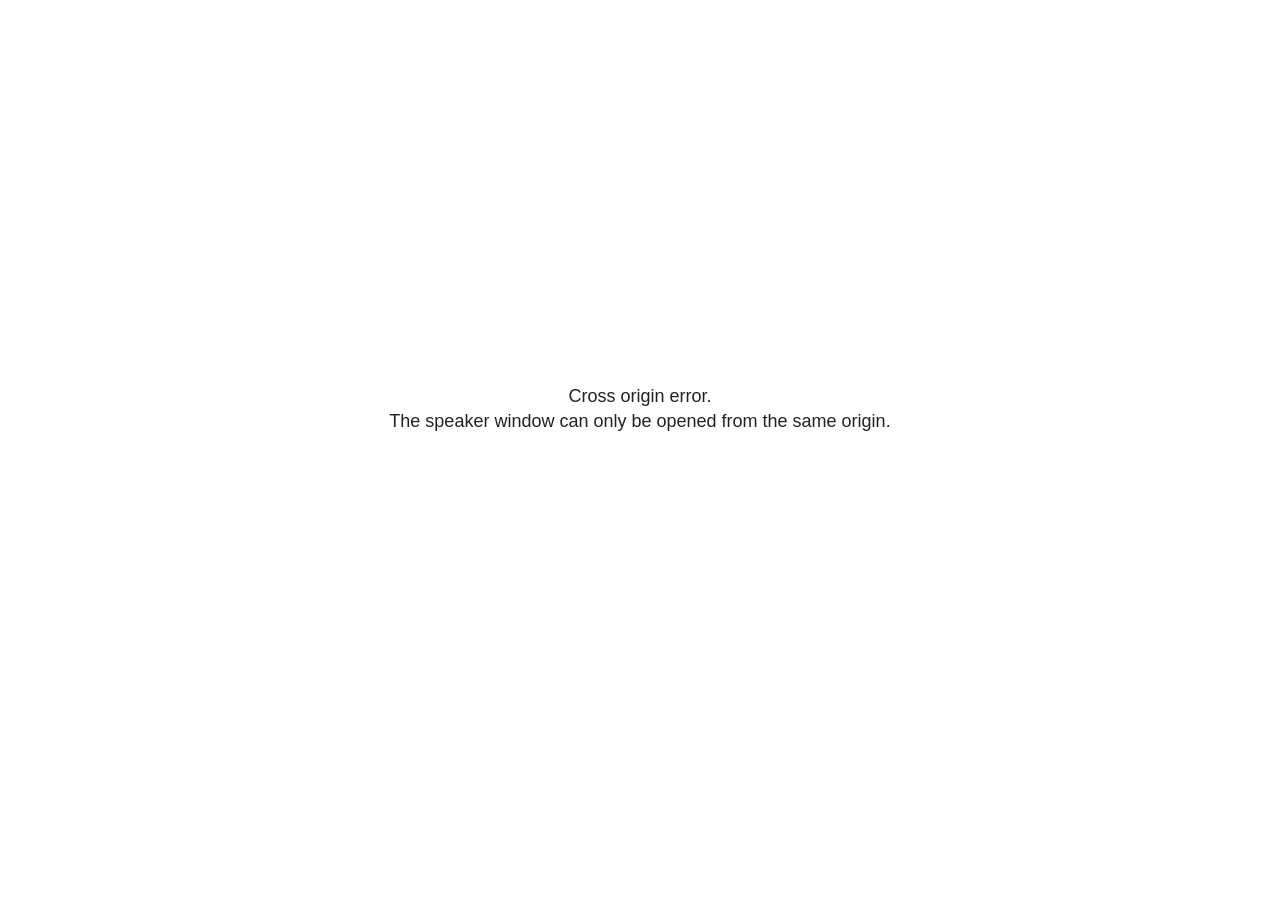
<file: docs/business-report-slides_files/libs/revealjs/plugin/notes/speaker-view.html>
<!--
	NOTE: You need to build the notes plugin after making changes to this file.
-->
<html lang="en">
	<head>
		<meta charset="utf-8">

		<title>reveal.js - Speaker View</title>

		<style>
			body {
				font-family: Helvetica;
				font-size: 18px;
			}

			#current-slide,
			#upcoming-slide,
			#speaker-controls {
				padding: 6px;
				box-sizing: border-box;
				-moz-box-sizing: border-box;
			}

			#current-slide iframe,
			#upcoming-slide iframe {
				width: 100%;
				height: 100%;
				border: 1px solid #ddd;
			}

			#current-slide .label,
			#upcoming-slide .label {
				position: absolute;
				top: 10px;
				left: 10px;
				z-index: 2;
			}

			#connection-status {
				position: absolute;
				top: 0;
				left: 0;
				width: 100%;
				height: 100%;
				z-index: 20;
				padding: 30% 20% 20% 20%;
				font-size: 18px;
				color: #222;
				background: #fff;
				text-align: center;
				box-sizing: border-box;
				line-height: 1.4;
			}

			.overlay-element {
				height: 34px;
				line-height: 34px;
				padding: 0 10px;
				text-shadow: none;
				background: rgba( 220, 220, 220, 0.8 );
				color: #222;
				font-size: 14px;
			}

			.overlay-element.interactive:hover {
				background: rgba( 220, 220, 220, 1 );
			}

			#current-slide {
				position: absolute;
				width: 60%;
				height: 100%;
				top: 0;
				left: 0;
				padding-right: 0;
			}

			#upcoming-slide {
				position: absolute;
				width: 40%;
				height: 40%;
				right: 0;
				top: 0;
			}

			/* Speaker controls */
			#speaker-controls {
				position: absolute;
				top: 40%;
				right: 0;
				width: 40%;
				height: 60%;
				overflow: auto;
				font-size: 18px;
			}

				.speaker-controls-time.hidden,
				.speaker-controls-notes.hidden {
					display: none;
				}

				.speaker-controls-time .label,
				.speaker-controls-pace .label,
				.speaker-controls-notes .label {
					text-transform: uppercase;
					font-weight: normal;
					font-size: 0.66em;
					color: #666;
					margin: 0;
				}

				.speaker-controls-time, .speaker-controls-pace {
					border-bottom: 1px solid rgba( 200, 200, 200, 0.5 );
					margin-bottom: 10px;
					padding: 10px 16px;
					padding-bottom: 20px;
					cursor: pointer;
				}

				.speaker-controls-time .reset-button {
					opacity: 0;
					float: right;
					color: #666;
					text-decoration: none;
				}
				.speaker-controls-time:hover .reset-button {
					opacity: 1;
				}

				.speaker-controls-time .timer,
				.speaker-controls-time .clock {
					width: 50%;
				}

				.speaker-controls-time .timer,
				.speaker-controls-time .clock,
				.speaker-controls-time .pacing .hours-value,
				.speaker-controls-time .pacing .minutes-value,
				.speaker-controls-time .pacing .seconds-value {
					font-size: 1.9em;
				}

				.speaker-controls-time .timer {
					float: left;
				}

				.speaker-controls-time .clock {
					float: right;
					text-align: right;
				}

				.speaker-controls-time span.mute {
					opacity: 0.3;
				}

				.speaker-controls-time .pacing-title {
					margin-top: 5px;
				}

				.speaker-controls-time .pacing.ahead {
					color: blue;
				}

				.speaker-controls-time .pacing.on-track {
					color: green;
				}

				.speaker-controls-time .pacing.behind {
					color: red;
				}

				.speaker-controls-notes {
					padding: 10px 16px;
				}

				.speaker-controls-notes .value {
					margin-top: 5px;
					line-height: 1.4;
					font-size: 1.2em;
				}

			/* Layout selector */
			#speaker-layout {
				position: absolute;
				top: 10px;
				right: 10px;
				color: #222;
				z-index: 10;
			}
				#speaker-layout select {
					position: absolute;
					width: 100%;
					height: 100%;
					top: 0;
					left: 0;
					border: 0;
					box-shadow: 0;
					cursor: pointer;
					opacity: 0;

					font-size: 1em;
					background-color: transparent;

					-moz-appearance: none;
					-webkit-appearance: none;
					-webkit-tap-highlight-color: rgba(0, 0, 0, 0);
				}

				#speaker-layout select:focus {
					outline: none;
					box-shadow: none;
				}

			.clear {
				clear: both;
			}

			/* Speaker layout: Wide */
			body[data-speaker-layout="wide"] #current-slide,
			body[data-speaker-layout="wide"] #upcoming-slide {
				width: 50%;
				height: 45%;
				padding: 6px;
			}

			body[data-speaker-layout="wide"] #current-slide {
				top: 0;
				left: 0;
			}

			body[data-speaker-layout="wide"] #upcoming-slide {
				top: 0;
				left: 50%;
			}

			body[data-speaker-layout="wide"] #speaker-controls {
				top: 45%;
				left: 0;
				width: 100%;
				height: 50%;
				font-size: 1.25em;
			}

			/* Speaker layout: Tall */
			body[data-speaker-layout="tall"] #current-slide,
			body[data-speaker-layout="tall"] #upcoming-slide {
				width: 45%;
				height: 50%;
				padding: 6px;
			}

			body[data-speaker-layout="tall"] #current-slide {
				top: 0;
				left: 0;
			}

			body[data-speaker-layout="tall"] #upcoming-slide {
				top: 50%;
				left: 0;
			}

			body[data-speaker-layout="tall"] #speaker-controls {
				padding-top: 40px;
				top: 0;
				left: 45%;
				width: 55%;
				height: 100%;
				font-size: 1.25em;
			}

			/* Speaker layout: Notes only */
			body[data-speaker-layout="notes-only"] #current-slide,
			body[data-speaker-layout="notes-only"] #upcoming-slide {
				display: none;
			}

			body[data-speaker-layout="notes-only"] #speaker-controls {
				padding-top: 40px;
				top: 0;
				left: 0;
				width: 100%;
				height: 100%;
				font-size: 1.25em;
			}

			@media screen and (max-width: 1080px) {
				body[data-speaker-layout="default"] #speaker-controls {
					font-size: 16px;
				}
			}

			@media screen and (max-width: 900px) {
				body[data-speaker-layout="default"] #speaker-controls {
					font-size: 14px;
				}
			}

			@media screen and (max-width: 800px) {
				body[data-speaker-layout="default"] #speaker-controls {
					font-size: 12px;
				}
			}

		</style>
	</head>

	<body>

		<div id="connection-status">Loading speaker view...</div>

		<div id="current-slide"></div>
		<div id="upcoming-slide"><span class="overlay-element label">Upcoming</span></div>
		<div id="speaker-controls">
			<div class="speaker-controls-time">
				<h4 class="label">Time <span class="reset-button">Click to Reset</span></h4>
				<div class="clock">
					<span class="clock-value">0:00 AM</span>
				</div>
				<div class="timer">
					<span class="hours-value">00</span><span class="minutes-value">:00</span><span class="seconds-value">:00</span>
				</div>
				<div class="clear"></div>

				<h4 class="label pacing-title" style="display: none">Pacing – Time to finish current slide</h4>
				<div class="pacing" style="display: none">
					<span class="hours-value">00</span><span class="minutes-value">:00</span><span class="seconds-value">:00</span>
				</div>
			</div>

			<div class="speaker-controls-notes hidden">
				<h4 class="label">Notes</h4>
				<div class="value"></div>
			</div>
		</div>
		<div id="speaker-layout" class="overlay-element interactive">
			<span class="speaker-layout-label"></span>
			<select class="speaker-layout-dropdown"></select>
		</div>

		<script>

			(function() {

				var notes,
					notesValue,
					currentState,
					currentSlide,
					upcomingSlide,
					layoutLabel,
					layoutDropdown,
					pendingCalls = {},
					lastRevealApiCallId = 0,
					connected = false

				var connectionStatus = document.querySelector( '#connection-status' );

				var SPEAKER_LAYOUTS = {
					'default': 'Default',
					'wide': 'Wide',
					'tall': 'Tall',
					'notes-only': 'Notes only'
				};

				setupLayout();

				let openerOrigin;

				try {
					openerOrigin = window.opener.location.origin;
				}
				catch ( error ) { console.warn( error ) }

				// In order to prevent XSS, the speaker view will only run if its
				// opener has the same origin as itself
				if( window.location.origin !== openerOrigin ) {
					connectionStatus.innerHTML = 'Cross origin error.<br>The speaker window can only be opened from the same origin.';
					return;
				}

				var connectionTimeout = setTimeout( function() {
					connectionStatus.innerHTML = 'Error connecting to main window.<br>Please try closing and reopening the speaker view.';
				}, 5000 );

				window.addEventListener( 'message', function( event ) {

					// Validate the origin of all messages to avoid parsing messages
					// that aren't meant for us. Ignore when running off file:// so
					// that the speaker view continues to work without a web server.
					if( window.location.origin !== event.origin && window.location.origin !== 'file://' ) {
						return
					}

					clearTimeout( connectionTimeout );
					connectionStatus.style.display = 'none';

					var data = JSON.parse( event.data );

					// The overview mode is only useful to the reveal.js instance
					// where navigation occurs so we don't sync it
					if( data.state ) delete data.state.overview;

					// Messages sent by the notes plugin inside of the main window
					if( data && data.namespace === 'reveal-notes' ) {
						if( data.type === 'connect' ) {
							handleConnectMessage( data );
						}
						else if( data.type === 'state' ) {
							handleStateMessage( data );
						}
						else if( data.type === 'return' ) {
							pendingCalls[data.callId](data.result);
							delete pendingCalls[data.callId];
						}
					}
					// Messages sent by the reveal.js inside of the current slide preview
					else if( data && data.namespace === 'reveal' ) {
						if( /ready/.test( data.eventName ) ) {
							// Send a message back to notify that the handshake is complete
							window.opener.postMessage( JSON.stringify({ namespace: 'reveal-notes', type: 'connected'} ), '*' );
						}
						else if( /slidechanged|fragmentshown|fragmenthidden|paused|resumed/.test( data.eventName ) && currentState !== JSON.stringify( data.state ) ) {

							dispatchStateToMainWindow( data.state );

						}
					}

				} );

				/**
				 * Updates the presentation in the main window to match the state
				 * of the presentation in the notes window.
				 */
				const dispatchStateToMainWindow = debounce(( state ) => {
					window.opener.postMessage( JSON.stringify({ method: 'setState', args: [ state ]} ), '*' );
				}, 500);

				/**
				 * Asynchronously calls the Reveal.js API of the main frame.
				 */
				function callRevealApi( methodName, methodArguments, callback ) {

					var callId = ++lastRevealApiCallId;
					pendingCalls[callId] = callback;
					window.opener.postMessage( JSON.stringify( {
						namespace: 'reveal-notes',
						type: 'call',
						callId: callId,
						methodName: methodName,
						arguments: methodArguments
					} ), '*' );

				}

				/**
				 * Called when the main window is trying to establish a
				 * connection.
				 */
				function handleConnectMessage( data ) {

					if( connected === false ) {
						connected = true;

						setupIframes( data );
						setupKeyboard();
						setupNotes();
						setupTimer();
						setupHeartbeat();
					}

				}

				/**
				 * Called when the main window sends an updated state.
				 */
				function handleStateMessage( data ) {

					// Store the most recently set state to avoid circular loops
					// applying the same state
					currentState = JSON.stringify( data.state );

					// No need for updating the notes in case of fragment changes
					if ( data.notes ) {
						notes.classList.remove( 'hidden' );
						notesValue.style.whiteSpace = data.whitespace;
						if( data.markdown ) {
							notesValue.innerHTML = marked( data.notes );
						}
						else {
							notesValue.innerHTML = data.notes;
						}
					}
					else {
						notes.classList.add( 'hidden' );
					}

					// Update the note slides
					currentSlide.contentWindow.postMessage( JSON.stringify({ method: 'setState', args: [ data.state ] }), '*' );
					upcomingSlide.contentWindow.postMessage( JSON.stringify({ method: 'setState', args: [ data.state ] }), '*' );
					upcomingSlide.contentWindow.postMessage( JSON.stringify({ method: 'next' }), '*' );

				}

				// Limit to max one state update per X ms
				handleStateMessage = debounce( handleStateMessage, 200 );

				/**
				 * Forward keyboard events to the current slide window.
				 * This enables keyboard events to work even if focus
				 * isn't set on the current slide iframe.
				 *
				 * Block F5 default handling, it reloads and disconnects
				 * the speaker notes window.
				 */
				function setupKeyboard() {

					document.addEventListener( 'keydown', function( event ) {
						if( event.keyCode === 116 || ( event.metaKey && event.keyCode === 82 ) ) {
							event.preventDefault();
							return false;
						}
						currentSlide.contentWindow.postMessage( JSON.stringify({ method: 'triggerKey', args: [ event.keyCode ] }), '*' );
					} );

				}

				/**
				 * Creates the preview iframes.
				 */
				function setupIframes( data ) {

					var params = [
						'receiver',
						'progress=false',
						'history=false',
						'transition=none',
						'autoSlide=0',
						'backgroundTransition=none'
					].join( '&' );

					var urlSeparator = /\?/.test(data.url) ? '&' : '?';
					var hash = '#/' + data.state.indexh + '/' + data.state.indexv;
					var currentURL = data.url + urlSeparator + params + '&scrollActivationWidth=false&postMessageEvents=true' + hash;
					var upcomingURL = data.url + urlSeparator + params + '&scrollActivationWidth=false&controls=false' + hash;

					currentSlide = document.createElement( 'iframe' );
					currentSlide.setAttribute( 'width', 1280 );
					currentSlide.setAttribute( 'height', 1024 );
					currentSlide.setAttribute( 'src', currentURL );
					document.querySelector( '#current-slide' ).appendChild( currentSlide );

					upcomingSlide = document.createElement( 'iframe' );
					upcomingSlide.setAttribute( 'width', 640 );
					upcomingSlide.setAttribute( 'height', 512 );
					upcomingSlide.setAttribute( 'src', upcomingURL );
					document.querySelector( '#upcoming-slide' ).appendChild( upcomingSlide );

				}

				/**
				 * Setup the notes UI.
				 */
				function setupNotes() {

					notes = document.querySelector( '.speaker-controls-notes' );
					notesValue = document.querySelector( '.speaker-controls-notes .value' );

				}

				/**
				 * We send out a heartbeat at all times to ensure we can
				 * reconnect with the main presentation window after reloads.
				 */
				function setupHeartbeat() {

					setInterval( () => {
						window.opener.postMessage( JSON.stringify({ namespace: 'reveal-notes', type: 'heartbeat'} ), '*' );
					}, 1000 );

				}

				function getTimings( callback ) {

					callRevealApi( 'getSlidesAttributes', [], function ( slideAttributes ) {
						callRevealApi( 'getConfig', [], function ( config ) {
							var totalTime = config.totalTime;
							var minTimePerSlide = config.minimumTimePerSlide || 0;
							var defaultTiming = config.defaultTiming;
							if ((defaultTiming == null) && (totalTime == null)) {
								callback(null);
								return;
							}
							// Setting totalTime overrides defaultTiming
							if (totalTime) {
								defaultTiming = 0;
							}
							var timings = [];
							for ( var i in slideAttributes ) {
								var slide = slideAttributes[ i ];
								var timing = defaultTiming;
								if( slide.hasOwnProperty( 'data-timing' )) {
									var t = slide[ 'data-timing' ];
									timing = parseInt(t);
									if( isNaN(timing) ) {
										console.warn("Could not parse timing '" + t + "' of slide " + i + "; using default of " + defaultTiming);
										timing = defaultTiming;
									}
								}
								timings.push(timing);
							}
							if ( totalTime ) {
								// After we've allocated time to individual slides, we summarize it and
								// subtract it from the total time
								var remainingTime = totalTime - timings.reduce( function(a, b) { return a + b; }, 0 );
								// The remaining time is divided by the number of slides that have 0 seconds
								// allocated at the moment, giving the average time-per-slide on the remaining slides
								var remainingSlides = (timings.filter( function(x) { return x == 0 }) ).length
								var timePerSlide = Math.round( remainingTime / remainingSlides, 0 )
								// And now we replace every zero-value timing with that average
								timings = timings.map( function(x) { return (x==0 ? timePerSlide : x) } );
							}
							var slidesUnderMinimum = timings.filter( function(x) { return (x < minTimePerSlide) } ).length
							if ( slidesUnderMinimum ) {
								message = "The pacing time for " + slidesUnderMinimum + " slide(s) is under the configured minimum of " + minTimePerSlide + " seconds. Check the data-timing attribute on individual slides, or consider increasing the totalTime or minimumTimePerSlide configuration options (or removing some slides).";
								alert(message);
							}
							callback( timings );
						} );
					} );

				}

				/**
				 * Return the number of seconds allocated for presenting
				 * all slides up to and including this one.
				 */
				function getTimeAllocated( timings, callback ) {

					callRevealApi( 'getSlidePastCount', [], function ( currentSlide ) {
						var allocated = 0;
						for (var i in timings.slice(0, currentSlide + 1)) {
							allocated += timings[i];
						}
						callback( allocated );
					} );

				}

				/**
				 * Create the timer and clock and start updating them
				 * at an interval.
				 */
				function setupTimer() {

					var start = new Date(),
					timeEl = document.querySelector( '.speaker-controls-time' ),
					clockEl = timeEl.querySelector( '.clock-value' ),
					hoursEl = timeEl.querySelector( '.hours-value' ),
					minutesEl = timeEl.querySelector( '.minutes-value' ),
					secondsEl = timeEl.querySelector( '.seconds-value' ),
					pacingTitleEl = timeEl.querySelector( '.pacing-title' ),
					pacingEl = timeEl.querySelector( '.pacing' ),
					pacingHoursEl = pacingEl.querySelector( '.hours-value' ),
					pacingMinutesEl = pacingEl.querySelector( '.minutes-value' ),
					pacingSecondsEl = pacingEl.querySelector( '.seconds-value' );

					var timings = null;
					getTimings( function ( _timings ) {

						timings = _timings;
						if (_timings !== null) {
							pacingTitleEl.style.removeProperty('display');
							pacingEl.style.removeProperty('display');
						}

						// Update once directly
						_updateTimer();

						// Then update every second
						setInterval( _updateTimer, 1000 );

					} );


					function _resetTimer() {

						if (timings == null) {
							start = new Date();
							_updateTimer();
						}
						else {
							// Reset timer to beginning of current slide
							getTimeAllocated( timings, function ( slideEndTimingSeconds ) {
								var slideEndTiming = slideEndTimingSeconds * 1000;
								callRevealApi( 'getSlidePastCount', [], function ( currentSlide ) {
									var currentSlideTiming = timings[currentSlide] * 1000;
									var previousSlidesTiming = slideEndTiming - currentSlideTiming;
									var now = new Date();
									start = new Date(now.getTime() - previousSlidesTiming);
									_updateTimer();
								} );
							} );
						}

					}

					timeEl.addEventListener( 'click', function() {
						_resetTimer();
						return false;
					} );

					function _displayTime( hrEl, minEl, secEl, time) {

						var sign = Math.sign(time) == -1 ? "-" : "";
						time = Math.abs(Math.round(time / 1000));
						var seconds = time % 60;
						var minutes = Math.floor( time / 60 ) % 60 ;
						var hours = Math.floor( time / ( 60 * 60 )) ;
						hrEl.innerHTML = sign + zeroPadInteger( hours );
						if (hours == 0) {
							hrEl.classList.add( 'mute' );
						}
						else {
							hrEl.classList.remove( 'mute' );
						}
						minEl.innerHTML = ':' + zeroPadInteger( minutes );
						if (hours == 0 && minutes == 0) {
							minEl.classList.add( 'mute' );
						}
						else {
							minEl.classList.remove( 'mute' );
						}
						secEl.innerHTML = ':' + zeroPadInteger( seconds );
					}

					function _updateTimer() {

						var diff, hours, minutes, seconds,
						now = new Date();

						diff = now.getTime() - start.getTime();

						clockEl.innerHTML = now.toLocaleTimeString( 'en-US', { hour12: true, hour: '2-digit', minute:'2-digit' } );
						_displayTime( hoursEl, minutesEl, secondsEl, diff );
						if (timings !== null) {
							_updatePacing(diff);
						}

					}

					function _updatePacing(diff) {

						getTimeAllocated( timings, function ( slideEndTimingSeconds ) {
							var slideEndTiming = slideEndTimingSeconds * 1000;

							callRevealApi( 'getSlidePastCount', [], function ( currentSlide ) {
								var currentSlideTiming = timings[currentSlide] * 1000;
								var timeLeftCurrentSlide = slideEndTiming - diff;
								if (timeLeftCurrentSlide < 0) {
									pacingEl.className = 'pacing behind';
								}
								else if (timeLeftCurrentSlide < currentSlideTiming) {
									pacingEl.className = 'pacing on-track';
								}
								else {
									pacingEl.className = 'pacing ahead';
								}
								_displayTime( pacingHoursEl, pacingMinutesEl, pacingSecondsEl, timeLeftCurrentSlide );
							} );
						} );
					}

				}

				/**
				 * Sets up the speaker view layout and layout selector.
				 */
				function setupLayout() {

					layoutDropdown = document.querySelector( '.speaker-layout-dropdown' );
					layoutLabel = document.querySelector( '.speaker-layout-label' );

					// Render the list of available layouts
					for( var id in SPEAKER_LAYOUTS ) {
						var option = document.createElement( 'option' );
						option.setAttribute( 'value', id );
						option.textContent = SPEAKER_LAYOUTS[ id ];
						layoutDropdown.appendChild( option );
					}

					// Monitor the dropdown for changes
					layoutDropdown.addEventListener( 'change', function( event ) {

						setLayout( layoutDropdown.value );

					}, false );

					// Restore any currently persisted layout
					setLayout( getLayout() );

				}

				/**
				 * Sets a new speaker view layout. The layout is persisted
				 * in local storage.
				 */
				function setLayout( value ) {

					var title = SPEAKER_LAYOUTS[ value ];

					layoutLabel.innerHTML = 'Layout' + ( title ? ( ': ' + title ) : '' );
					layoutDropdown.value = value;

					document.body.setAttribute( 'data-speaker-layout', value );

					// Persist locally
					if( supportsLocalStorage() ) {
						window.localStorage.setItem( 'reveal-speaker-layout', value );
					}

				}

				/**
				 * Returns the ID of the most recently set speaker layout
				 * or our default layout if none has been set.
				 */
				function getLayout() {

					if( supportsLocalStorage() ) {
						var layout = window.localStorage.getItem( 'reveal-speaker-layout' );
						if( layout ) {
							return layout;
						}
					}

					// Default to the first record in the layouts hash
					for( var id in SPEAKER_LAYOUTS ) {
						return id;
					}

				}

				function supportsLocalStorage() {

					try {
						localStorage.setItem('test', 'test');
						localStorage.removeItem('test');
						return true;
					}
					catch( e ) {
						return false;
					}

				}

				function zeroPadInteger( num ) {

					var str = '00' + parseInt( num );
					return str.substring( str.length - 2 );

				}

				/**
				 * Limits the frequency at which a function can be called.
				 */
				function debounce( fn, ms ) {

					var lastTime = 0,
						timeout;

					return function() {

						var args = arguments;
						var context = this;

						clearTimeout( timeout );

						var timeSinceLastCall = Date.now() - lastTime;
						if( timeSinceLastCall > ms ) {
							fn.apply( context, args );
							lastTime = Date.now();
						}
						else {
							timeout = setTimeout( function() {
								fn.apply( context, args );
								lastTime = Date.now();
							}, ms - timeSinceLastCall );
						}

					}

				}

			})();

		</script>
	</body>
</html>
</file>
<file: docs/site_libs/quarto-html/tippy.css>
.tippy-box[data-animation=fade][data-state=hidden]{opacity:0}[data-tippy-root]{max-width:calc(100vw - 10px)}.tippy-box{position:relative;background-color:#333;color:#fff;border-radius:4px;font-size:14px;line-height:1.4;white-space:normal;outline:0;transition-property:transform,visibility,opacity}.tippy-box[data-placement^=top]>.tippy-arrow{bottom:0}.tippy-box[data-placement^=top]>.tippy-arrow:before{bottom:-7px;left:0;border-width:8px 8px 0;border-top-color:initial;transform-origin:center top}.tippy-box[data-placement^=bottom]>.tippy-arrow{top:0}.tippy-box[data-placement^=bottom]>.tippy-arrow:before{top:-7px;left:0;border-width:0 8px 8px;border-bottom-color:initial;transform-origin:center bottom}.tippy-box[data-placement^=left]>.tippy-arrow{right:0}.tippy-box[data-placement^=left]>.tippy-arrow:before{border-width:8px 0 8px 8px;border-left-color:initial;right:-7px;transform-origin:center left}.tippy-box[data-placement^=right]>.tippy-arrow{left:0}.tippy-box[data-placement^=right]>.tippy-arrow:before{left:-7px;border-width:8px 8px 8px 0;border-right-color:initial;transform-origin:center right}.tippy-box[data-inertia][data-state=visible]{transition-timing-function:cubic-bezier(.54,1.5,.38,1.11)}.tippy-arrow{width:16px;height:16px;color:#333}.tippy-arrow:before{content:"";position:absolute;border-color:transparent;border-style:solid}.tippy-content{position:relative;padding:5px 9px;z-index:1}
</file>
<file: docs/site_libs/quarto-html/quarto-syntax-highlighting-b754b9fd3853d7e56faef54c29c5d52b.css>
/* quarto syntax highlight colors */
:root {
  --quarto-hl-ot-color: #d91e18;
  --quarto-hl-at-color: #a55a00;
  --quarto-hl-ss-color: #008000;
  --quarto-hl-an-color: #696969;
  --quarto-hl-fu-color: #06287e;
  --quarto-hl-st-color: #008000;
  --quarto-hl-cf-color: #d91e18;
  --quarto-hl-op-color: #00769e;
  --quarto-hl-er-color: #7928a1;
  --quarto-hl-bn-color: #7928a1;
  --quarto-hl-al-color: #7928a1;
  --quarto-hl-va-color: #a55a00;
  --quarto-hl-bu-color: inherit;
  --quarto-hl-ex-color: inherit;
  --quarto-hl-pp-color: #7928a1;
  --quarto-hl-in-color: #696969;
  --quarto-hl-vs-color: #008000;
  --quarto-hl-wa-color: #696969;
  --quarto-hl-do-color: #696969;
  --quarto-hl-im-color: inherit;
  --quarto-hl-ch-color: #008000;
  --quarto-hl-dt-color: #7928a1;
  --quarto-hl-fl-color: #a55a00;
  --quarto-hl-co-color: #696969;
  --quarto-hl-cv-color: #696969;
  --quarto-hl-cn-color: #d91e18;
  --quarto-hl-sc-color: #00769e;
  --quarto-hl-dv-color: #7928a1;
  --quarto-hl-kw-color: #d91e18;
}

/* other quarto variables */
:root {
  --quarto-font-monospace: SFMono-Regular, Menlo, Monaco, Consolas, "Liberation Mono", "Courier New", monospace;
}

/* syntax highlight based on Pandoc's rules */
pre > code.sourceCode > span {
  color: #545454;
}

code.sourceCode > span {
  color: #545454;
}

div.sourceCode,
div.sourceCode pre.sourceCode {
  color: #545454;
}

/* Normal */
code span {
  color: #545454;
}

/* Alert */
code span.al {
  color: #7928a1;
  font-style: inherit;
}

/* Annotation */
code span.an {
  color: #696969;
  font-style: inherit;
}

/* Attribute */
code span.at {
  color: #a55a00;
  font-style: inherit;
}

/* BaseN */
code span.bn {
  color: #7928a1;
  font-style: inherit;
}

/* BuiltIn */
code span.bu {
  font-style: inherit;
}

/* ControlFlow */
code span.cf {
  color: #d91e18;
  font-style: inherit;
}

/* Char */
code span.ch {
  color: #008000;
  font-style: inherit;
}

/* Constant */
code span.cn {
  color: #d91e18;
  font-style: inherit;
}

/* Comment */
code span.co {
  color: #696969;
  font-style: inherit;
}

/* CommentVar */
code span.cv {
  color: #696969;
  font-style: italic;
}

/* Documentation */
code span.do {
  color: #696969;
  font-style: italic;
}

/* DataType */
code span.dt {
  color: #7928a1;
  font-style: inherit;
}

/* DecVal */
code span.dv {
  color: #7928a1;
  font-style: inherit;
}

/* Error */
code span.er {
  color: #7928a1;
  font-style: inherit;
}

/* Extension */
code span.ex {
  font-style: inherit;
}

/* Float */
code span.fl {
  color: #a55a00;
  font-style: inherit;
}

/* Function */
code span.fu {
  color: #06287e;
  font-style: inherit;
}

/* Import */
code span.im {
  font-style: inherit;
}

/* Information */
code span.in {
  color: #696969;
  font-style: inherit;
}

/* Keyword */
code span.kw {
  color: #d91e18;
  font-style: inherit;
}

/* Operator */
code span.op {
  color: #00769e;
  font-style: inherit;
}

/* Other */
code span.ot {
  color: #d91e18;
  font-style: inherit;
}

/* Preprocessor */
code span.pp {
  color: #7928a1;
  font-style: inherit;
}

/* SpecialChar */
code span.sc {
  color: #00769e;
  font-style: inherit;
}

/* SpecialString */
code span.ss {
  color: #008000;
  font-style: inherit;
}

/* String */
code span.st {
  color: #008000;
  font-style: inherit;
}

/* Variable */
code span.va {
  color: #a55a00;
  font-style: inherit;
}

/* VerbatimString */
code span.vs {
  color: #008000;
  font-style: inherit;
}

/* Warning */
code span.wa {
  color: #696969;
  font-style: italic;
}

.prevent-inlining {
  content: "</";
}

/*# sourceMappingURL=f03ab405d406a4f73e37d104cafdb335.css.map */
</file>
<file: docs/site_libs/lightable-0.0.1/lightable.css>
/*!
 * lightable v0.0.1
 * Copyright 2020 Hao Zhu
 * Licensed under MIT (https://github.com/haozhu233/kableExtra/blob/master/LICENSE)
 */

.lightable-minimal {
  border-collapse: separate;
  border-spacing: 16px 1px;
  width: 100%;
  margin-bottom: 10px;
}

.lightable-minimal td {
  margin-left: 5px;
  margin-right: 5px;
}

.lightable-minimal th {
  margin-left: 5px;
  margin-right: 5px;
}

.lightable-minimal thead tr:last-child th {
  border-bottom: 2px solid #00000050;
  empty-cells: hide;

}

.lightable-minimal tbody tr:first-child td {
  padding-top: 0.5em;
}

.lightable-minimal.lightable-hover tbody tr:hover {
  background-color: #f5f5f5;
}

.lightable-minimal.lightable-striped tbody tr:nth-child(even) {
  background-color: #f5f5f5;
}

.lightable-classic {
  border-top: 0.16em solid #111111;
  border-bottom: 0.16em solid #111111;
  width: 100%;
  margin-bottom: 10px;
  margin: 10px 5px;
}

.lightable-classic tfoot tr td {
  border: 0;
}

.lightable-classic tfoot tr:first-child td {
  border-top: 0.14em solid #111111;
}

.lightable-classic caption {
  color: #222222;
}

.lightable-classic td {
  padding-left: 5px;
  padding-right: 5px;
  color: #222222;
}

.lightable-classic th {
  padding-left: 5px;
  padding-right: 5px;
  font-weight: normal;
  color: #222222;
}

.lightable-classic thead tr:last-child th {
  border-bottom: 0.10em solid #111111;
}

.lightable-classic.lightable-hover tbody tr:hover {
  background-color: #F9EEC1;
}

.lightable-classic.lightable-striped tbody tr:nth-child(even) {
  background-color: #f5f5f5;
}

.lightable-classic-2 {
  border-top: 3px double #111111;
  border-bottom: 3px double #111111;
  width: 100%;
  margin-bottom: 10px;
}

.lightable-classic-2 tfoot tr td {
  border: 0;
}

.lightable-classic-2 tfoot tr:first-child td {
  border-top: 3px double #111111;
}

.lightable-classic-2 caption {
  color: #222222;
}

.lightable-classic-2 td {
  padding-left: 5px;
  padding-right: 5px;
  color: #222222;
}

.lightable-classic-2 th {
  padding-left: 5px;
  padding-right: 5px;
  font-weight: normal;
  color: #222222;
}

.lightable-classic-2 tbody tr:last-child td {
  border-bottom: 3px double #111111;
}

.lightable-classic-2 thead tr:last-child th {
  border-bottom: 1px solid #111111;
}

.lightable-classic-2.lightable-hover tbody tr:hover {
  background-color: #F9EEC1;
}

.lightable-classic-2.lightable-striped tbody tr:nth-child(even) {
  background-color: #f5f5f5;
}

.lightable-material {
  min-width: 100%;
  white-space: nowrap;
  table-layout: fixed;
  font-family: Roboto, sans-serif;
  border: 1px solid #EEE;
  border-collapse: collapse;
  margin-bottom: 10px;
}

.lightable-material tfoot tr td {
  border: 0;
}

.lightable-material tfoot tr:first-child td {
  border-top: 1px solid #EEE;
}

.lightable-material th {
  height: 56px;
  padding-left: 16px;
  padding-right: 16px;
}

.lightable-material td {
  height: 52px;
  padding-left: 16px;
  padding-right: 16px;
  border-top: 1px solid #eeeeee;
}

.lightable-material.lightable-hover tbody tr:hover {
  background-color: #f5f5f5;
}

.lightable-material.lightable-striped tbody tr:nth-child(even) {
  background-color: #f5f5f5;
}

.lightable-material.lightable-striped tbody td {
  border: 0;
}

.lightable-material.lightable-striped thead tr:last-child th {
  border-bottom: 1px solid #ddd;
}

.lightable-material-dark {
  min-width: 100%;
  white-space: nowrap;
  table-layout: fixed;
  font-family: Roboto, sans-serif;
  border: 1px solid #FFFFFF12;
  border-collapse: collapse;
  margin-bottom: 10px;
  background-color: #363640;
}

.lightable-material-dark tfoot tr td {
  border: 0;
}

.lightable-material-dark tfoot tr:first-child td {
  border-top: 1px solid #FFFFFF12;
}

.lightable-material-dark th {
  height: 56px;
  padding-left: 16px;
  padding-right: 16px;
  color: #FFFFFF60;
}

.lightable-material-dark td {
  height: 52px;
  padding-left: 16px;
  padding-right: 16px;
  color: #FFFFFF;
  border-top: 1px solid #FFFFFF12;
}

.lightable-material-dark.lightable-hover tbody tr:hover {
  background-color: #FFFFFF12;
}

.lightable-material-dark.lightable-striped tbody tr:nth-child(even) {
  background-color: #FFFFFF12;
}

.lightable-material-dark.lightable-striped tbody td {
  border: 0;
}

.lightable-material-dark.lightable-striped thead tr:last-child th {
  border-bottom: 1px solid #FFFFFF12;
}

.lightable-paper {
  width: 100%;
  margin-bottom: 10px;
  color: #444;
}

.lightable-paper tfoot tr td {
  border: 0;
}

.lightable-paper tfoot tr:first-child td {
  border-top: 1px solid #00000020;
}

.lightable-paper thead tr:last-child th {
  color: #666;
  vertical-align: bottom;
  border-bottom: 1px solid #00000020;
  line-height: 1.15em;
  padding: 10px 5px;
}

.lightable-paper td {
  vertical-align: middle;
  border-bottom: 1px solid #00000010;
  line-height: 1.15em;
  padding: 7px 5px;
}

.lightable-paper.lightable-hover tbody tr:hover {
  background-color: #F9EEC1;
}

.lightable-paper.lightable-striped tbody tr:nth-child(even) {
  background-color: #00000008;
}

.lightable-paper.lightable-striped tbody td {
  border: 0;
}
</file>
